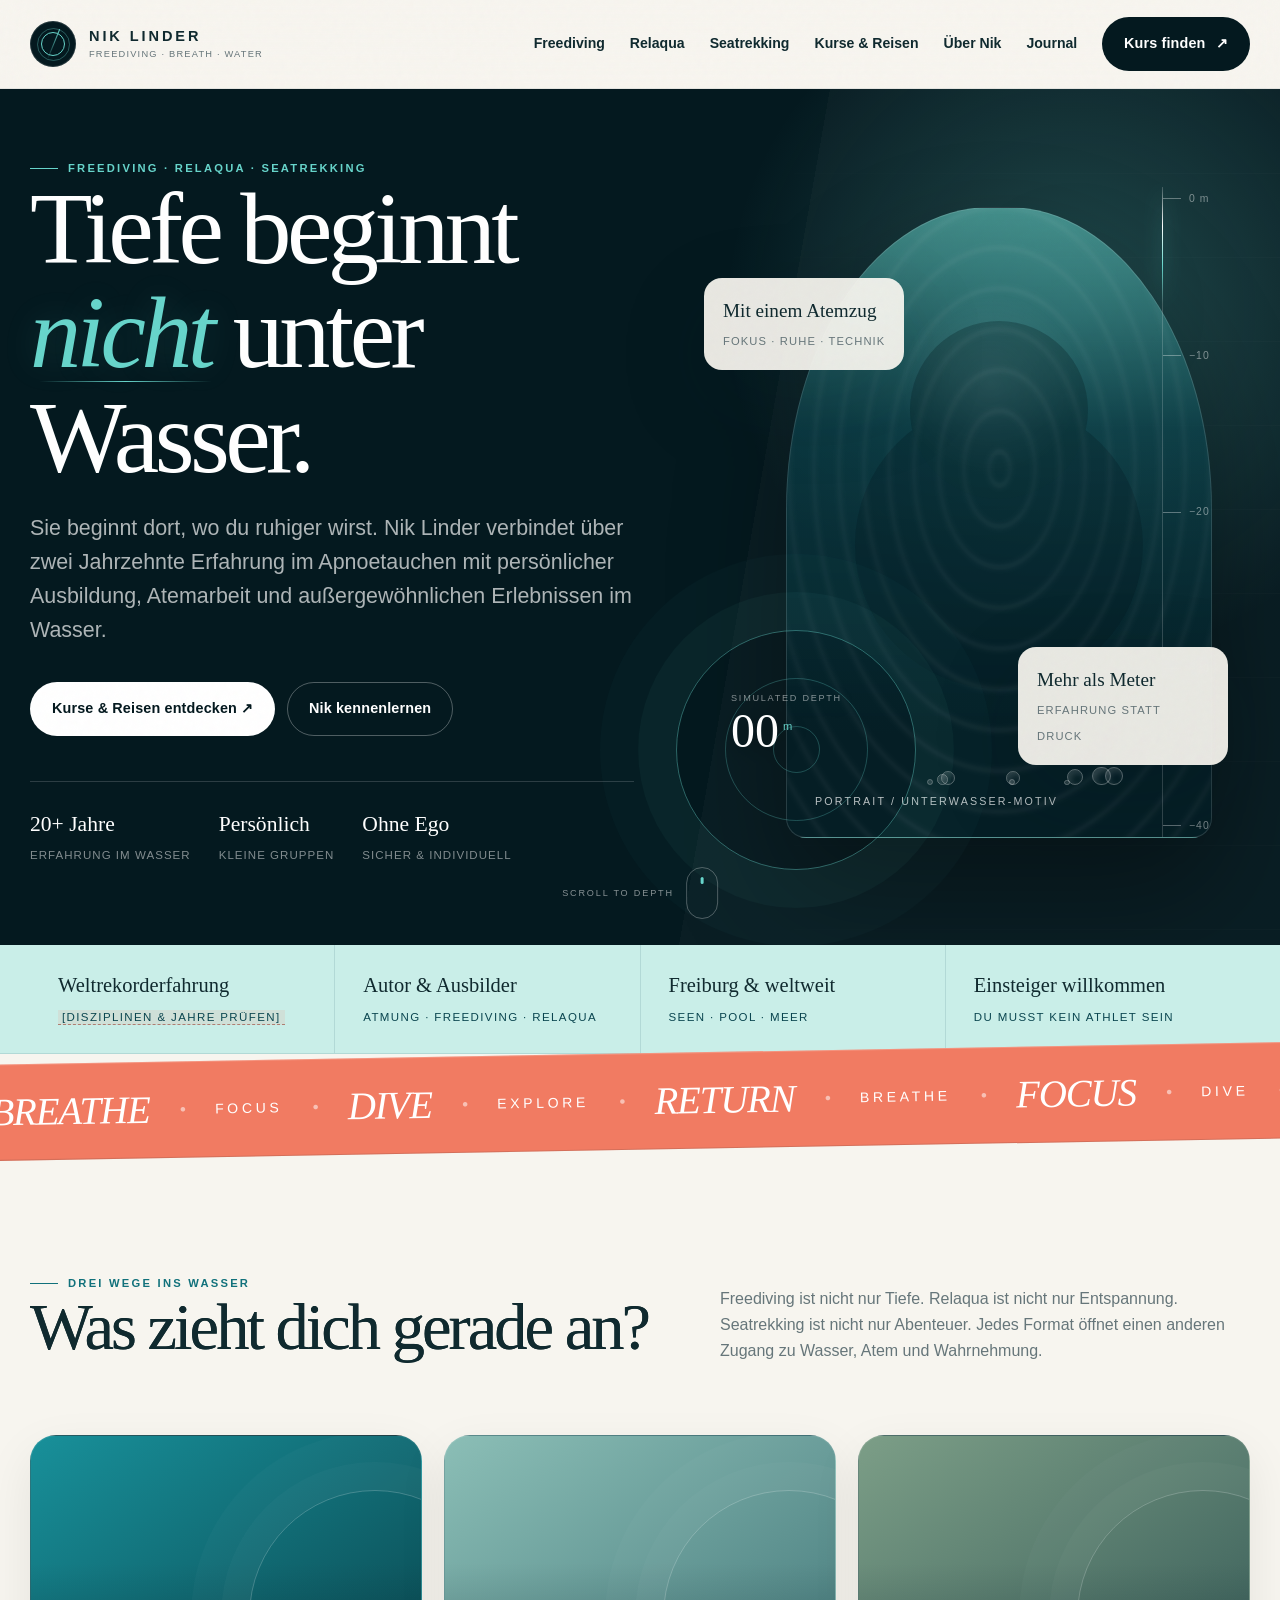
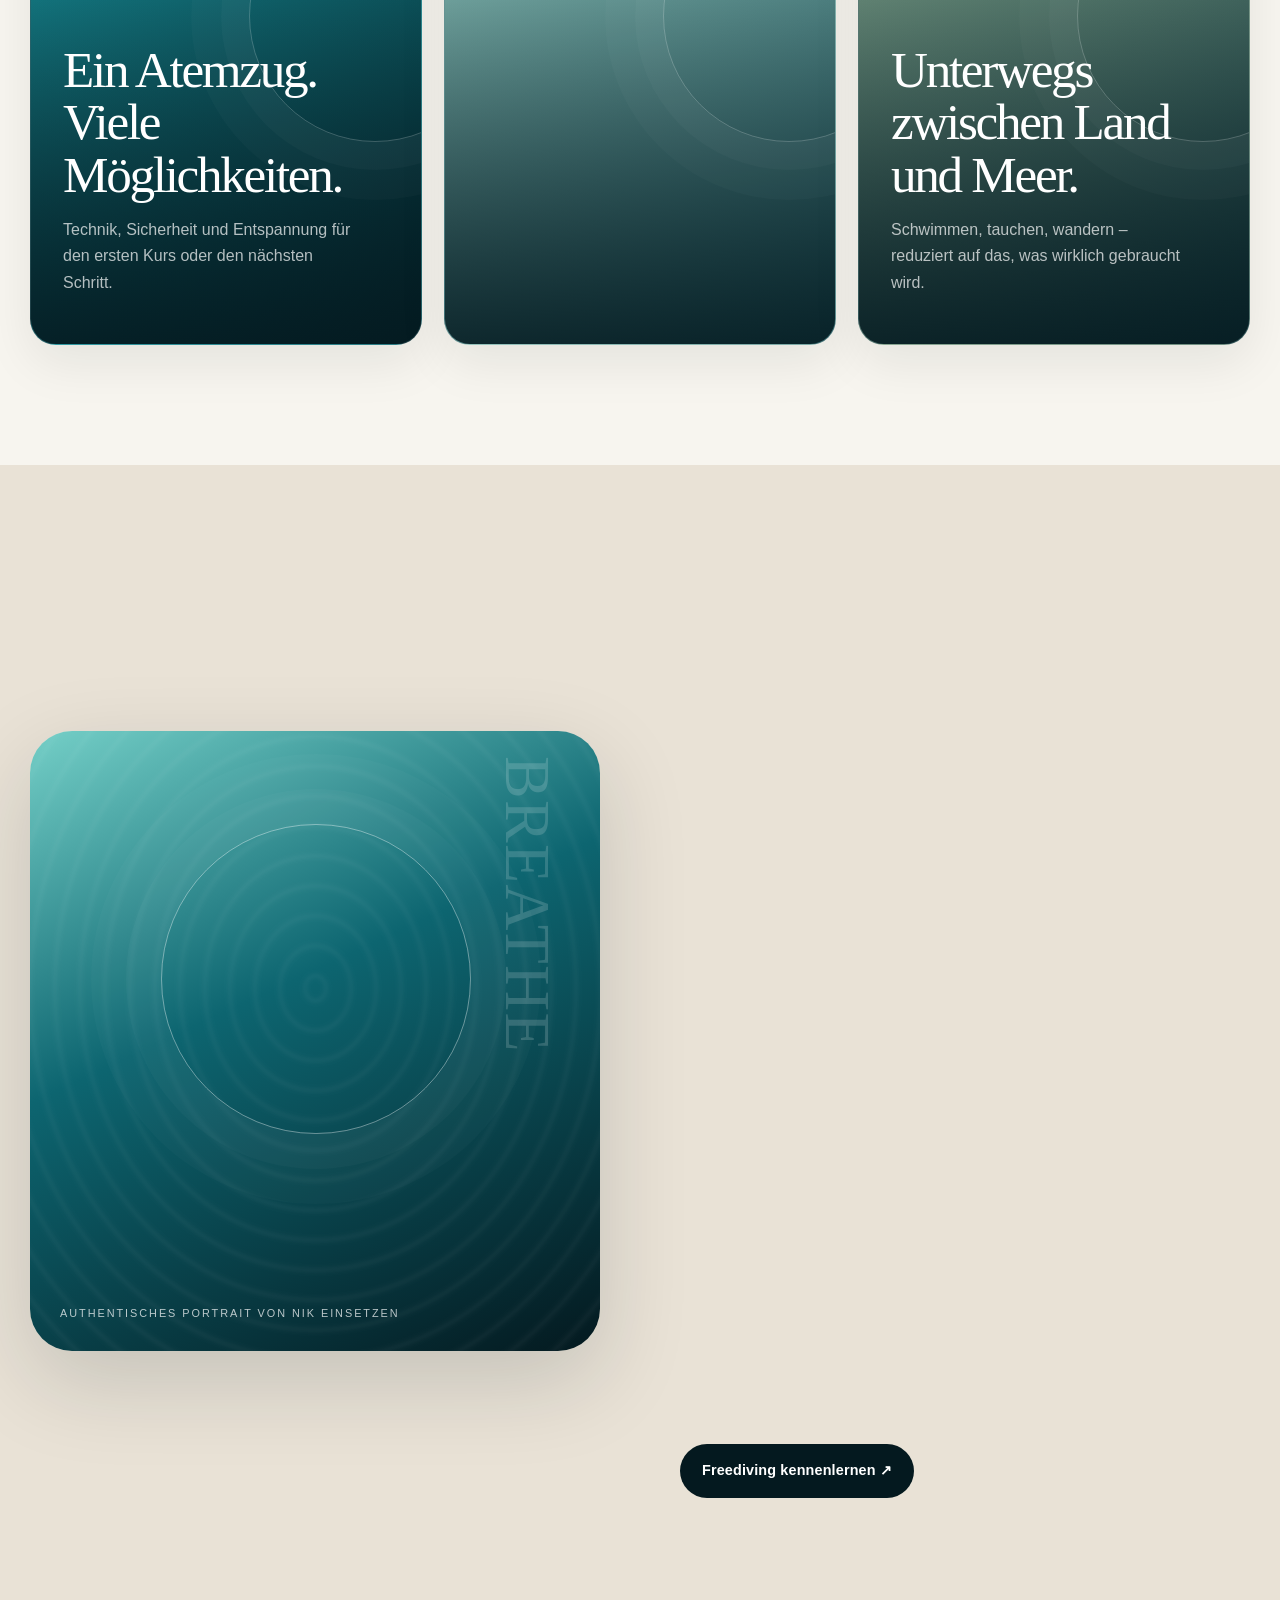
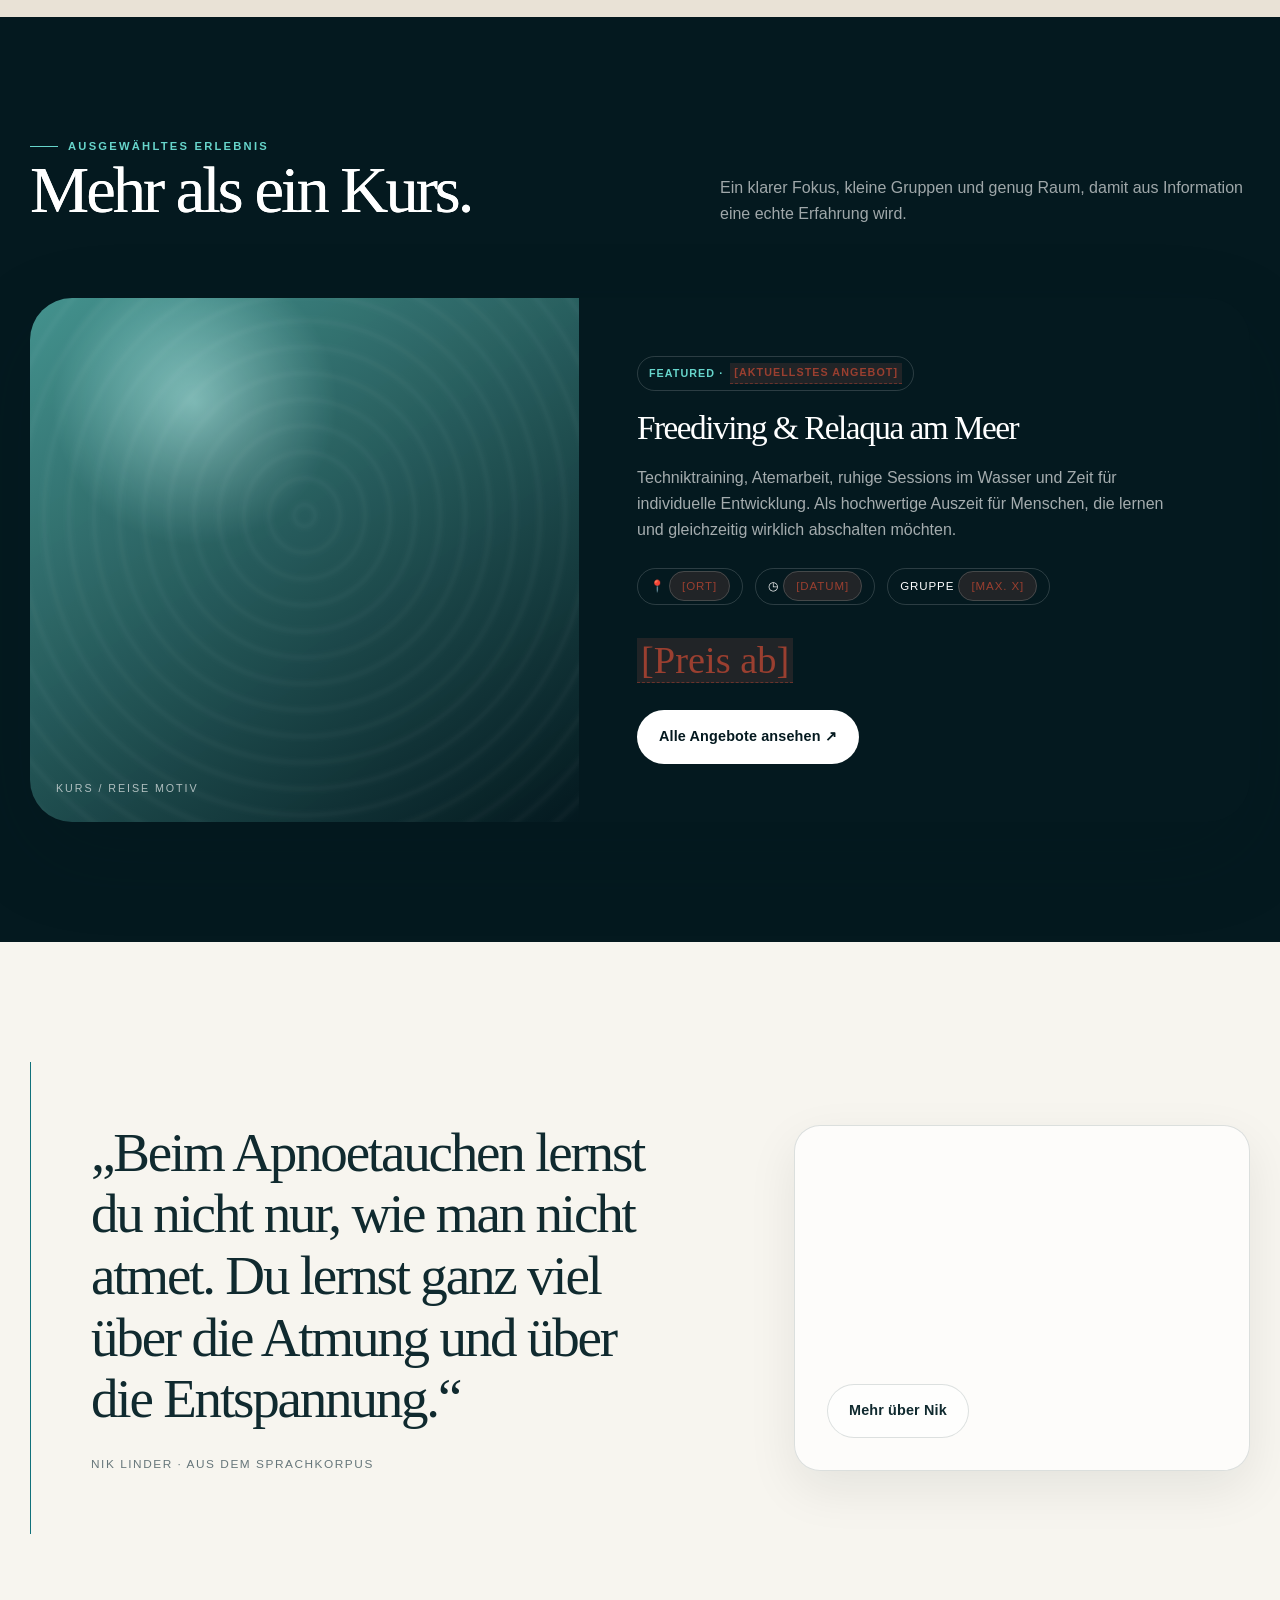
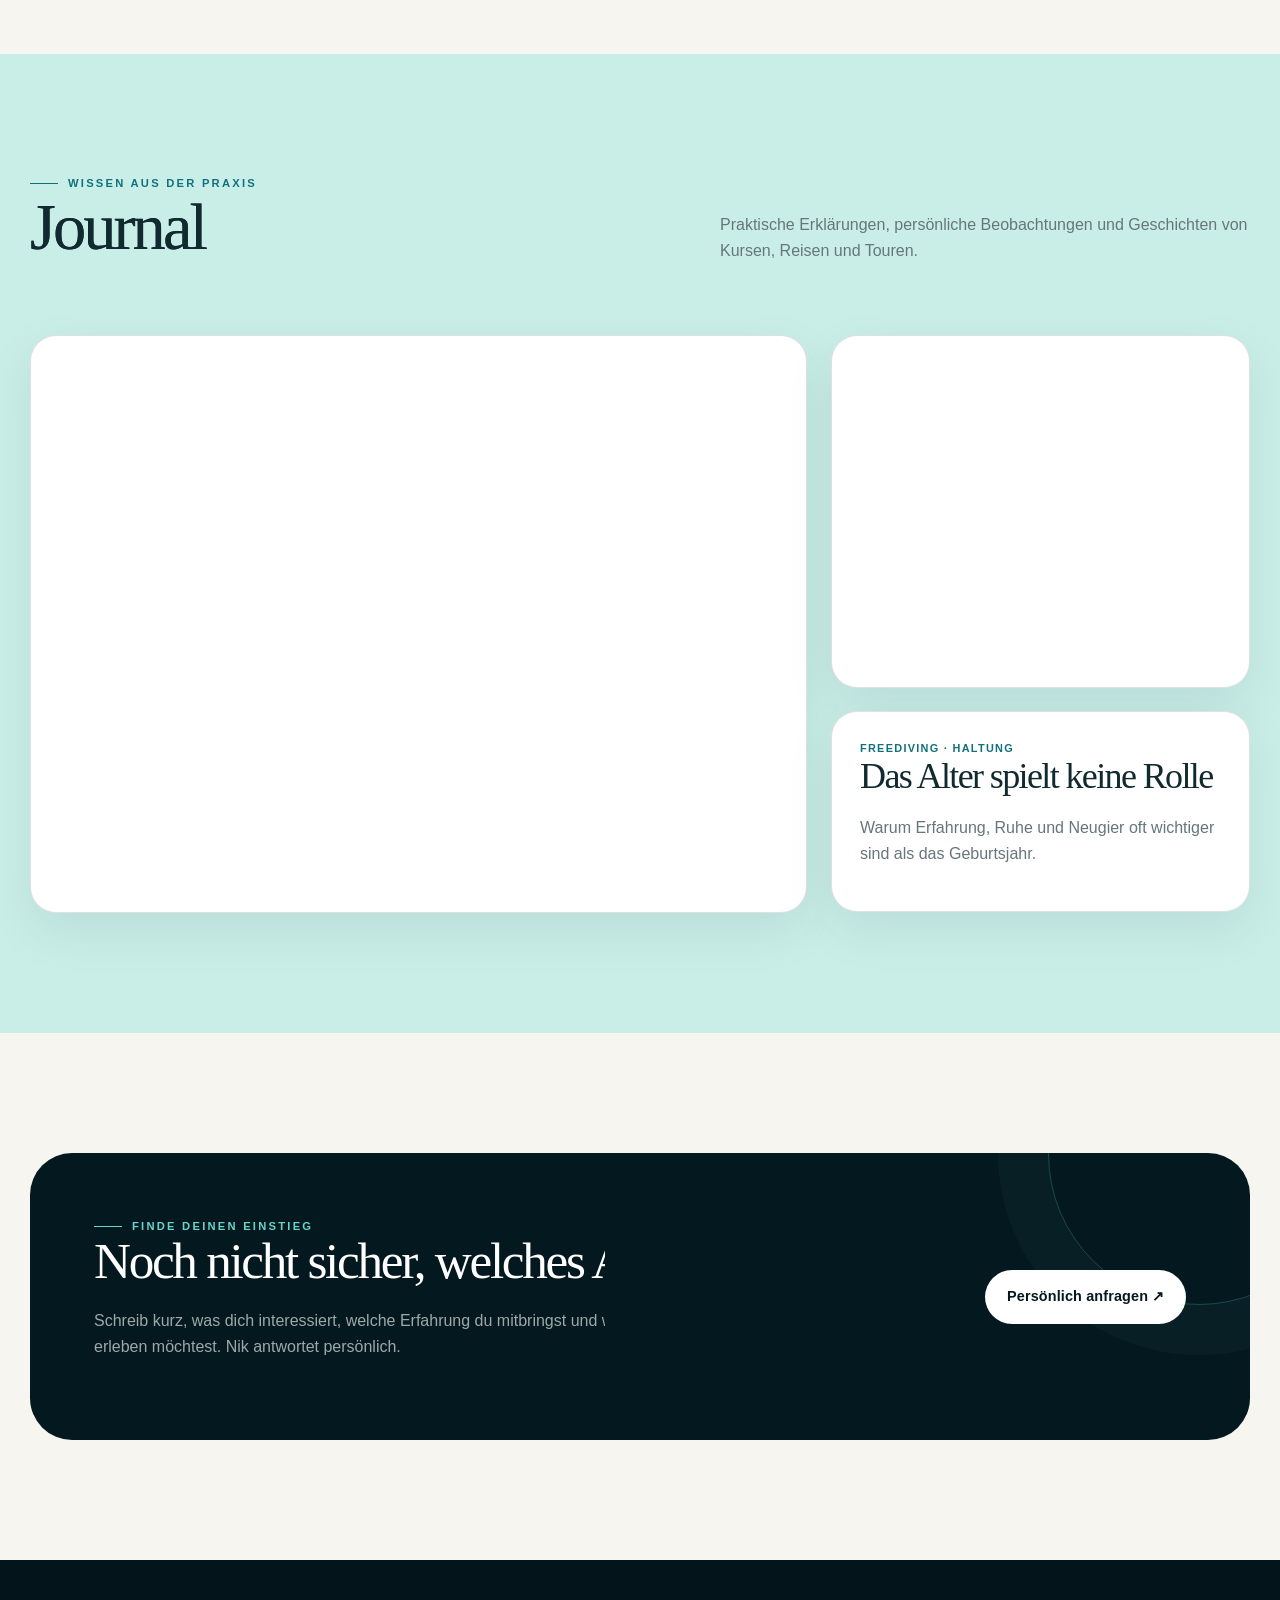
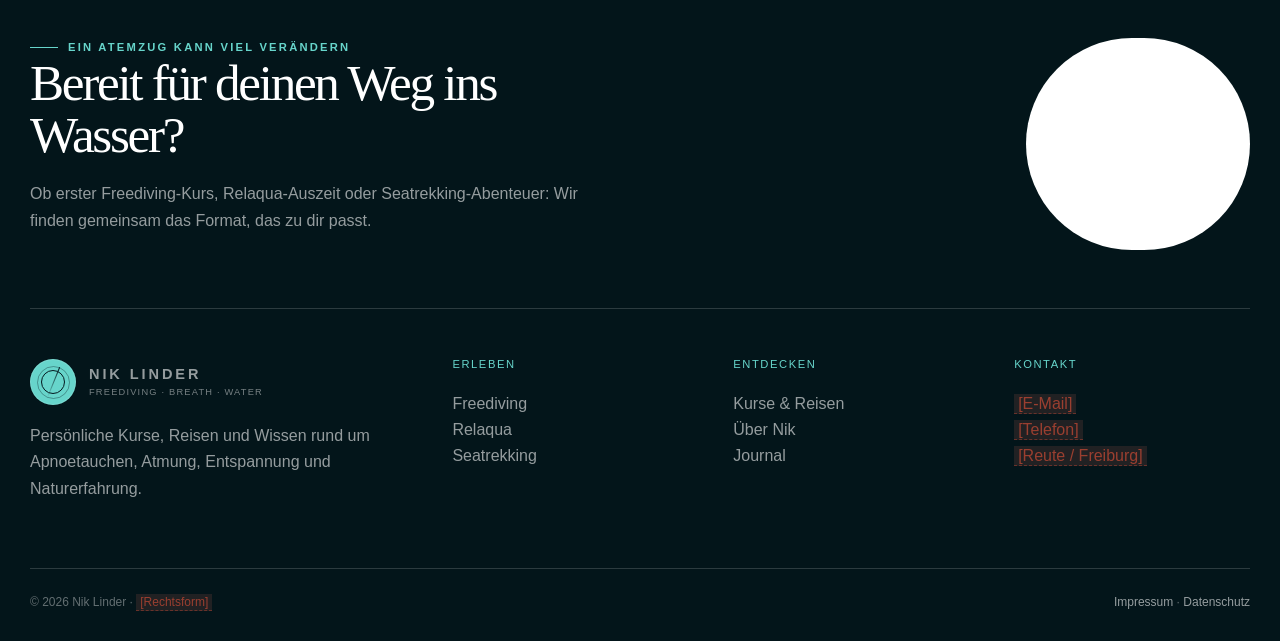
<file: index.html>
<!doctype html><html lang="de"><head><meta charset="utf-8"><script>document.documentElement.classList.add('js')</script><meta name="viewport" content="width=device-width,initial-scale=1"><title>Nik Linder | Freediving, Atmung & Wassererfahrung</title><meta name="description" content="Premium Freediving-Kurse, Relaqua, Seatrekking und persönliche Ausbildung mit Nik Linder."><meta property="og:title" content="Nik Linder | Freediving, Atmung & Wassererfahrung"><meta property="og:description" content="Premium Freediving-Kurse, Relaqua, Seatrekking und persönliche Ausbildung mit Nik Linder."><meta property="og:image" content="assets/img/og-placeholder.svg"><meta name="theme-color" content="#04191f"><link rel="icon" href="assets/img/favicon.svg" type="image/svg+xml"><link rel="stylesheet" href="assets/css/style.css"></head><body><a class="skip" href="#main">Zum Inhalt</a><header class="site-header"><div class="wrap nav"><a class="brand" href="index.html" aria-label="Nik Linder Startseite"><span class="brand-symbol"><i></i></span><span class="wordmark"><strong>NIK LINDER</strong><small>Freediving · Breath · Water</small></span></a><button class="menu-btn" aria-label="Menü öffnen" aria-expanded="false">☰</button><nav class="nav-links" aria-label="Hauptnavigation"><a href="freediving.html">Freediving</a><a href="relaqua.html">Relaqua</a><a href="seatrekking.html">Seatrekking</a><a href="angebote.html">Kurse & Reisen</a><a href="ueber-nik.html">Über Nik</a><a href="blog.html">Journal</a><a class="nav-cta" href="kontakt.html">Kurs finden <span>↗</span></a></nav></div></header><main id="main">
<section class="hero"><div class="wrap hero-grid"><div class="hero-copy reveal"><div class="eyebrow on-dark">Freediving · Relaqua · Seatrekking</div><h1>Tiefe beginnt <em>nicht</em> unter Wasser.</h1><p class="lead">Sie beginnt dort, wo du ruhiger wirst. Nik Linder verbindet über zwei Jahrzehnte Erfahrung im Apnoetauchen mit persönlicher Ausbildung, Atemarbeit und außergewöhnlichen Erlebnissen im Wasser.</p><div class="hero-actions"><a class="btn btn-light" href="angebote.html">Kurse & Reisen entdecken ↗</a><a class="btn btn-secondary" style="color:#fff;border-color:rgba(255,255,255,.3);background:transparent" href="ueber-nik.html">Nik kennenlernen</a></div><div class="hero-proof"><div><strong>20+ Jahre</strong><span>Erfahrung im Wasser</span></div><div><strong>Persönlich</strong><span>Kleine Gruppen</span></div><div><strong>Ohne Ego</strong><span>Sicher & individuell</span></div></div></div><div class="depth-visual reveal"><div class="portrait-frame"></div><div class="depth-scale"><span>0 m</span><span>−10</span><span>−20</span><span>−30</span><span>−40</span></div><div class="orbit-card one"><strong>Mit einem Atemzug</strong><span>Fokus · Ruhe · Technik</span></div><div class="orbit-card two"><strong>Mehr als Meter</strong><span>Erfahrung statt Druck</span></div><span class="breath-ring"></span><div class="depth-readout" aria-hidden="true"><small>SIMULATED DEPTH</small><strong><span data-depth-number>00</span><sup>m</sup></strong></div></div></div><a class="scroll-cue" href="#paths" aria-label="Zu den Themen scrollen"><span>Scroll to depth</span><i></i></a></section>
<section class="proof-rail"><div class="wrap"><div class="proof-item"><strong>Weltrekorderfahrung</strong><span><span class="placeholder">[Disziplinen & Jahre prüfen]</span></span></div><div class="proof-item"><strong>Autor & Ausbilder</strong><span>Atmung · Freediving · Relaqua</span></div><div class="proof-item"><strong>Freiburg & weltweit</strong><span>Seen · Pool · Meer</span></div><div class="proof-item"><strong>Einsteiger willkommen</strong><span>Du musst kein Athlet sein</span></div></div></section>
<section class="kinetic-rail" aria-label="Markenwerte"><div class="kinetic-track"><span>BREATHE</span><i>·</i><span>FOCUS</span><i>·</i><span>DIVE</span><i>·</i><span>EXPLORE</span><i>·</i><span>RETURN</span><i>·</i><span>BREATHE</span><i>·</i><span>FOCUS</span><i>·</i><span>DIVE</span><i>·</i><span>EXPLORE</span><i>·</i><span>RETURN</span><i>·</i></div></section>
<section class="section" id="paths"><div class="wrap"><div class="section-head reveal"><div><div class="eyebrow">Drei Wege ins Wasser</div><h2>Was zieht dich gerade an?</h2></div><p>Freediving ist nicht nur Tiefe. Relaqua ist nicht nur Entspannung. Seatrekking ist nicht nur Abenteuer. Jedes Format öffnet einen anderen Zugang zu Wasser, Atem und Wahrnehmung.</p></div><div class="grid-3"><a class="path-card freedom reveal" href="freediving.html"><div class="card-index"><span>01 / Freediving</span><span class="circle-arrow">↗</span></div><div><h3>Ein Atemzug.<br>Viele Möglichkeiten.</h3><p>Technik, Sicherheit und Entspannung für den ersten Kurs oder den nächsten Schritt.</p></div></a><a class="path-card relaqua reveal" href="relaqua.html"><div class="card-index"><span>02 / Relaqua</span><span class="circle-arrow">↗</span></div><div><h3>Wasser, das nichts von dir verlangt.</h3><p>Atmung, Floating und Entspannung ohne Strecken, Zeiten oder Leistungsdruck.</p></div></a><a class="path-card trekking reveal" href="seatrekking.html"><div class="card-index"><span>03 / Seatrekking</span><span class="circle-arrow">↗</span></div><div><h3>Unterwegs zwischen Land und Meer.</h3><p>Schwimmen, tauchen, wandern – reduziert auf das, was wirklich gebraucht wird.</p></div></a></div></div></section>
<section class="section sand"><div class="wrap split"><div class="image-stage reveal" data-label="Authentisches Portrait von Nik einsetzen"><span class="vertical-word">BREATHE</span></div><div class="reveal"><div class="eyebrow">Ein Einstieg ohne Schwellenangst</div><h2>Du kannst wahrscheinlich mehr, als du glaubst.</h2><p class="lead">„Ich bin zu alt. Zu unsportlich. Ich kann die Luft nicht lange genug anhalten.“ Solche Sätze hört Nik oft vor einem Kurs.</p><p>Freediving beginnt nicht mit Rekorden. Es beginnt mit einem sicheren Rahmen, verständlicher Technik und dem Moment, in dem du merkst: Vieles ist bereits da. Atmung, Tauchreflex, Körpergefühl und Ruhe lassen sich entdecken und entwickeln.</p><div class="value-list"><div class="value-row"><span>01</span><div><strong>Sicher verstehen</strong><p>Warum wir nie allein trainieren und wie ein gutes Buddysystem funktioniert.</p></div></div><div class="value-row"><span>02</span><div><strong>Ruhig ausprobieren</strong><p>Ohne Vergleichsdruck und mit Übungen, die zu deinem Niveau passen.</p></div></div><div class="value-row"><span>03</span><div><strong>Eigene Fortschritte erleben</strong><p>Nicht gegen den Körper, sondern mit besserer Wahrnehmung und Technik.</p></div></div></div><a class="btn btn-primary" href="freediving.html">Freediving kennenlernen ↗</a></div></div></section>
<section class="section dark"><div class="wrap"><div class="section-head reveal"><div><div class="eyebrow on-dark">Ausgewähltes Erlebnis</div><h2>Mehr als ein Kurs.</h2></div><p>Ein klarer Fokus, kleine Gruppen und genug Raum, damit aus Information eine echte Erfahrung wird.</p></div><div class="offer-highlight reveal"><div class="offer-visual"></div><div class="offer-content"><span class="tag">Featured · <span class="placeholder">[Aktuellstes Angebot]</span></span><h3>Freediving & Relaqua am Meer</h3><p>Techniktraining, Atemarbeit, ruhige Sessions im Wasser und Zeit für individuelle Entwicklung. Als hochwertige Auszeit für Menschen, die lernen und gleichzeitig wirklich abschalten möchten.</p><div class="meta"><span>📍 <span class="placeholder">[Ort]</span></span><span>◷ <span class="placeholder">[Datum]</span></span><span>Gruppe <span class="placeholder">[max. X]</span></span></div><div class="price"><span class="placeholder">[Preis ab]</span></div><a class="btn btn-light" href="angebote.html">Alle Angebote ansehen ↗</a></div></div></div></section>
<section class="section"><div class="wrap split wide-left"><div class="quote-block reveal"><blockquote>„Beim Apnoetauchen lernst du nicht nur, wie man nicht atmet. Du lernst ganz viel über die Atmung und über die Entspannung.“</blockquote><cite>Nik Linder · aus dem Sprachkorpus</cite></div><div class="card reveal"><span class="tag">Die Haltung dahinter</span><h3>Ruhig. Klar. Undogmatisch.</h3><p>Methoden sind Werkzeuge, keine Religion. Gute Ausbildung erklärt Zusammenhänge, nimmt Unsicherheit ernst und lässt Raum für die eigene Wahrnehmung.</p><a class="btn btn-secondary" href="ueber-nik.html">Mehr über Nik</a></div></div></section>
<section class="section mint"><div class="wrap"><div class="section-head reveal"><div><div class="eyebrow">Wissen aus der Praxis</div><h2>Journal</h2></div><p>Praktische Erklärungen, persönliche Beobachtungen und Geschichten von Kursen, Reisen und Touren.</p></div><div class="article-grid"><a class="article-feature reveal" href="blog/druckausgleich.html"><div class="article-image" data-label="Freediving / Equalization"></div><div class="article-copy"><div class="article-meta">Freediving · Technik</div><h3>Warum funktioniert mein Druckausgleich nicht?</h3><p>Valsalva, Frenzel und die besondere Herausforderung der Kopfüber-Position.</p></div></a><div class="article-stack"><a class="article-card reveal" href="blog.html"><div class="article-image" data-label="Seatrekking / Cres"></div><div class="article-copy"><div class="article-meta">Seatrekking</div><h3>Das Spiel mit den Sinnen</h3></div></a><a class="article-card reveal" href="blog.html"><div class="article-copy"><div class="article-meta">Freediving · Haltung</div><h3>Das Alter spielt keine Rolle</h3><p>Warum Erfahrung, Ruhe und Neugier oft wichtiger sind als das Geburtsjahr.</p></div></a></div></div></div></section>
<section class="section"><div class="wrap band reveal"><div><div class="eyebrow on-dark">Finde deinen Einstieg</div><h2>Noch nicht sicher, welches Angebot passt?</h2><p>Schreib kurz, was dich interessiert, welche Erfahrung du mitbringst und was du gern erleben möchtest. Nik antwortet persönlich.</p></div><a class="btn btn-light" href="kontakt.html">Persönlich anfragen ↗</a></div></section>
</main><footer class="footer"><div class="wrap"><div class="footer-top"><div class="footer-statement"><div class="eyebrow on-dark">Ein Atemzug kann viel verändern</div><h2>Bereit für deinen Weg ins Wasser?</h2><p>Ob erster Freediving-Kurs, Relaqua-Auszeit oder Seatrekking-Abenteuer: Wir finden gemeinsam das Format, das zu dir passt.</p></div><a class="btn btn-light" href="kontakt.html">Unverbindlich anfragen ↗</a></div><div class="footer-grid"><div><a class="brand" href="index.html"><span class="brand-symbol"><i></i></span><span class="wordmark"><strong>NIK LINDER</strong><small>Freediving · Breath · Water</small></span></a><p>Persönliche Kurse, Reisen und Wissen rund um Apnoetauchen, Atmung, Entspannung und Naturerfahrung.</p></div><div><h3>Erleben</h3><p><a href="freediving.html">Freediving</a><br><a href="relaqua.html">Relaqua</a><br><a href="seatrekking.html">Seatrekking</a></p></div><div><h3>Entdecken</h3><p><a href="angebote.html">Kurse & Reisen</a><br><a href="ueber-nik.html">Über Nik</a><br><a href="blog.html">Journal</a></p></div><div><h3>Kontakt</h3><p><span class="placeholder">[E-Mail]</span><br><span class="placeholder">[Telefon]</span><br><span class="placeholder">[Reute / Freiburg]</span></p></div></div><div class="legal"><span>© 2026 Nik Linder · <span class="placeholder">[Rechtsform]</span></span><span><a href="impressum.html">Impressum</a> · <a href="datenschutz.html">Datenschutz</a></span></div></div></footer><script src="assets/js/main.js?v=20260717-2"></script></body></html>
</file>
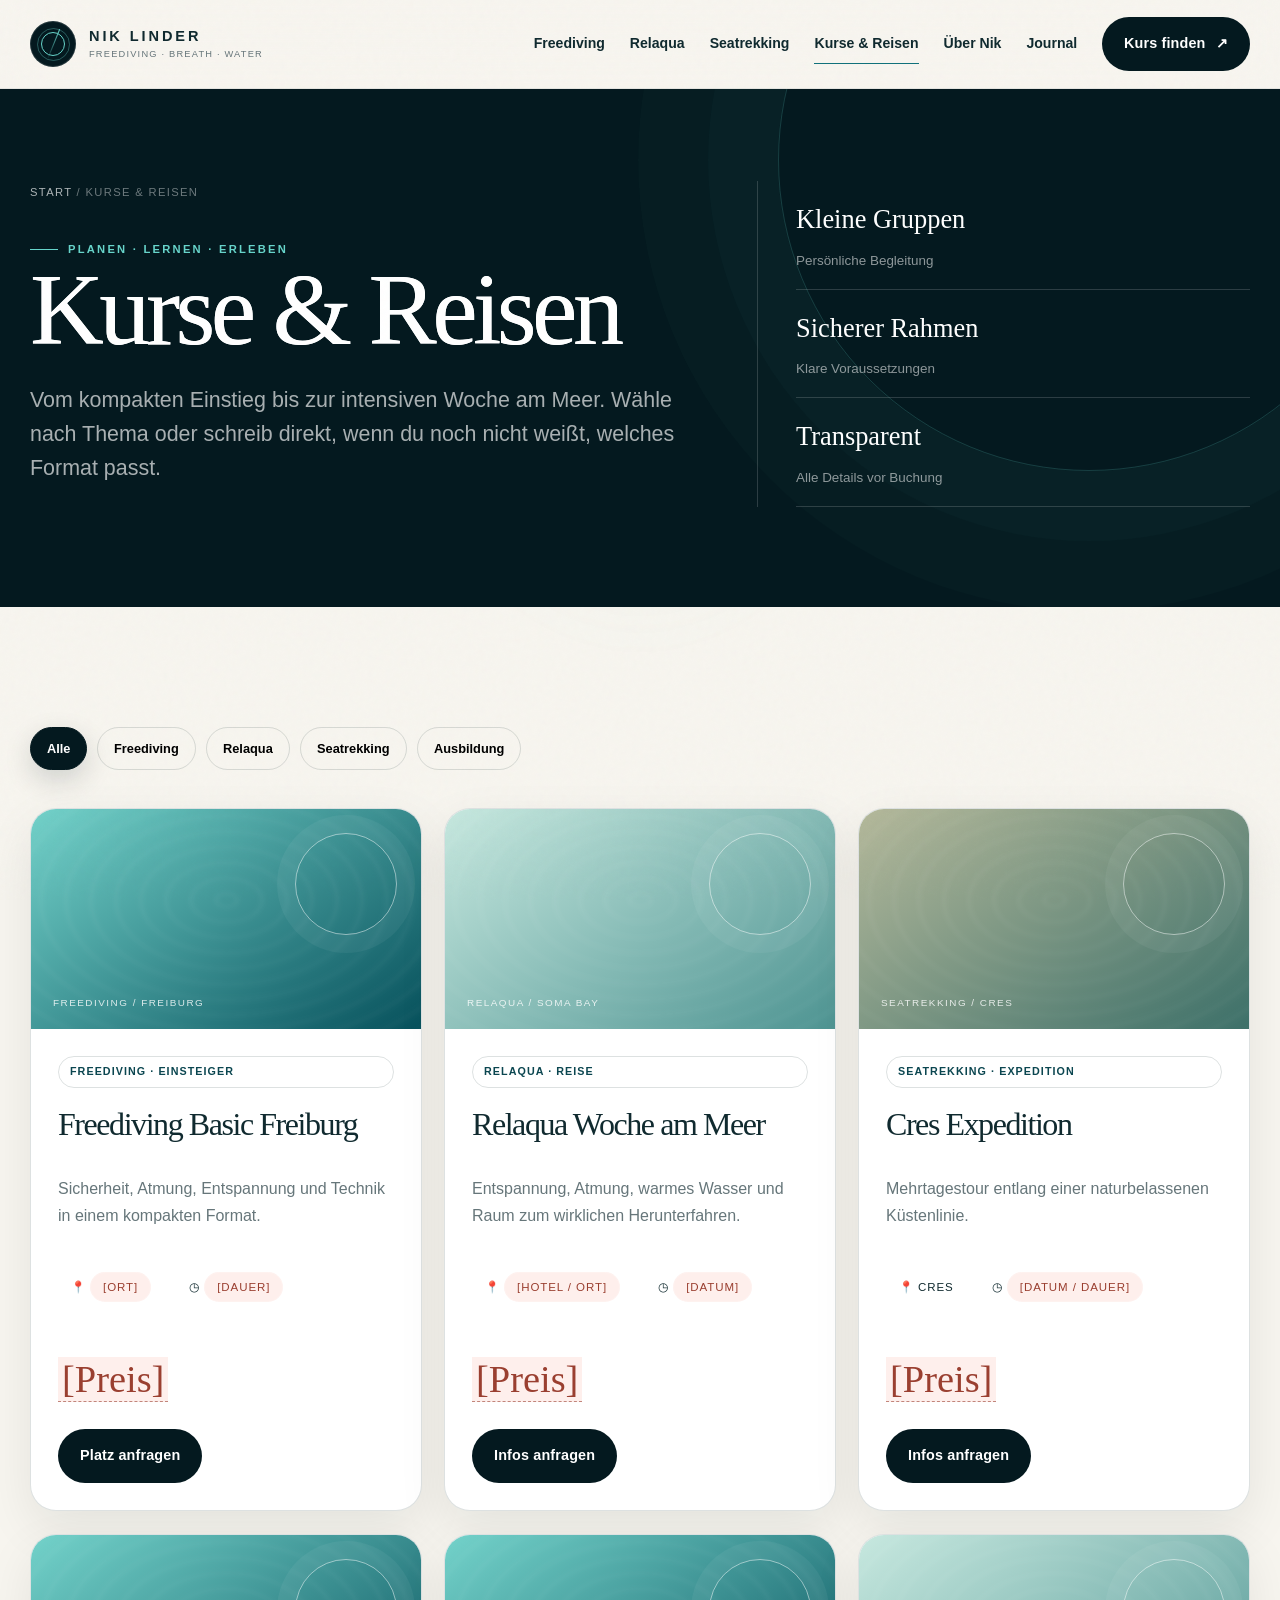
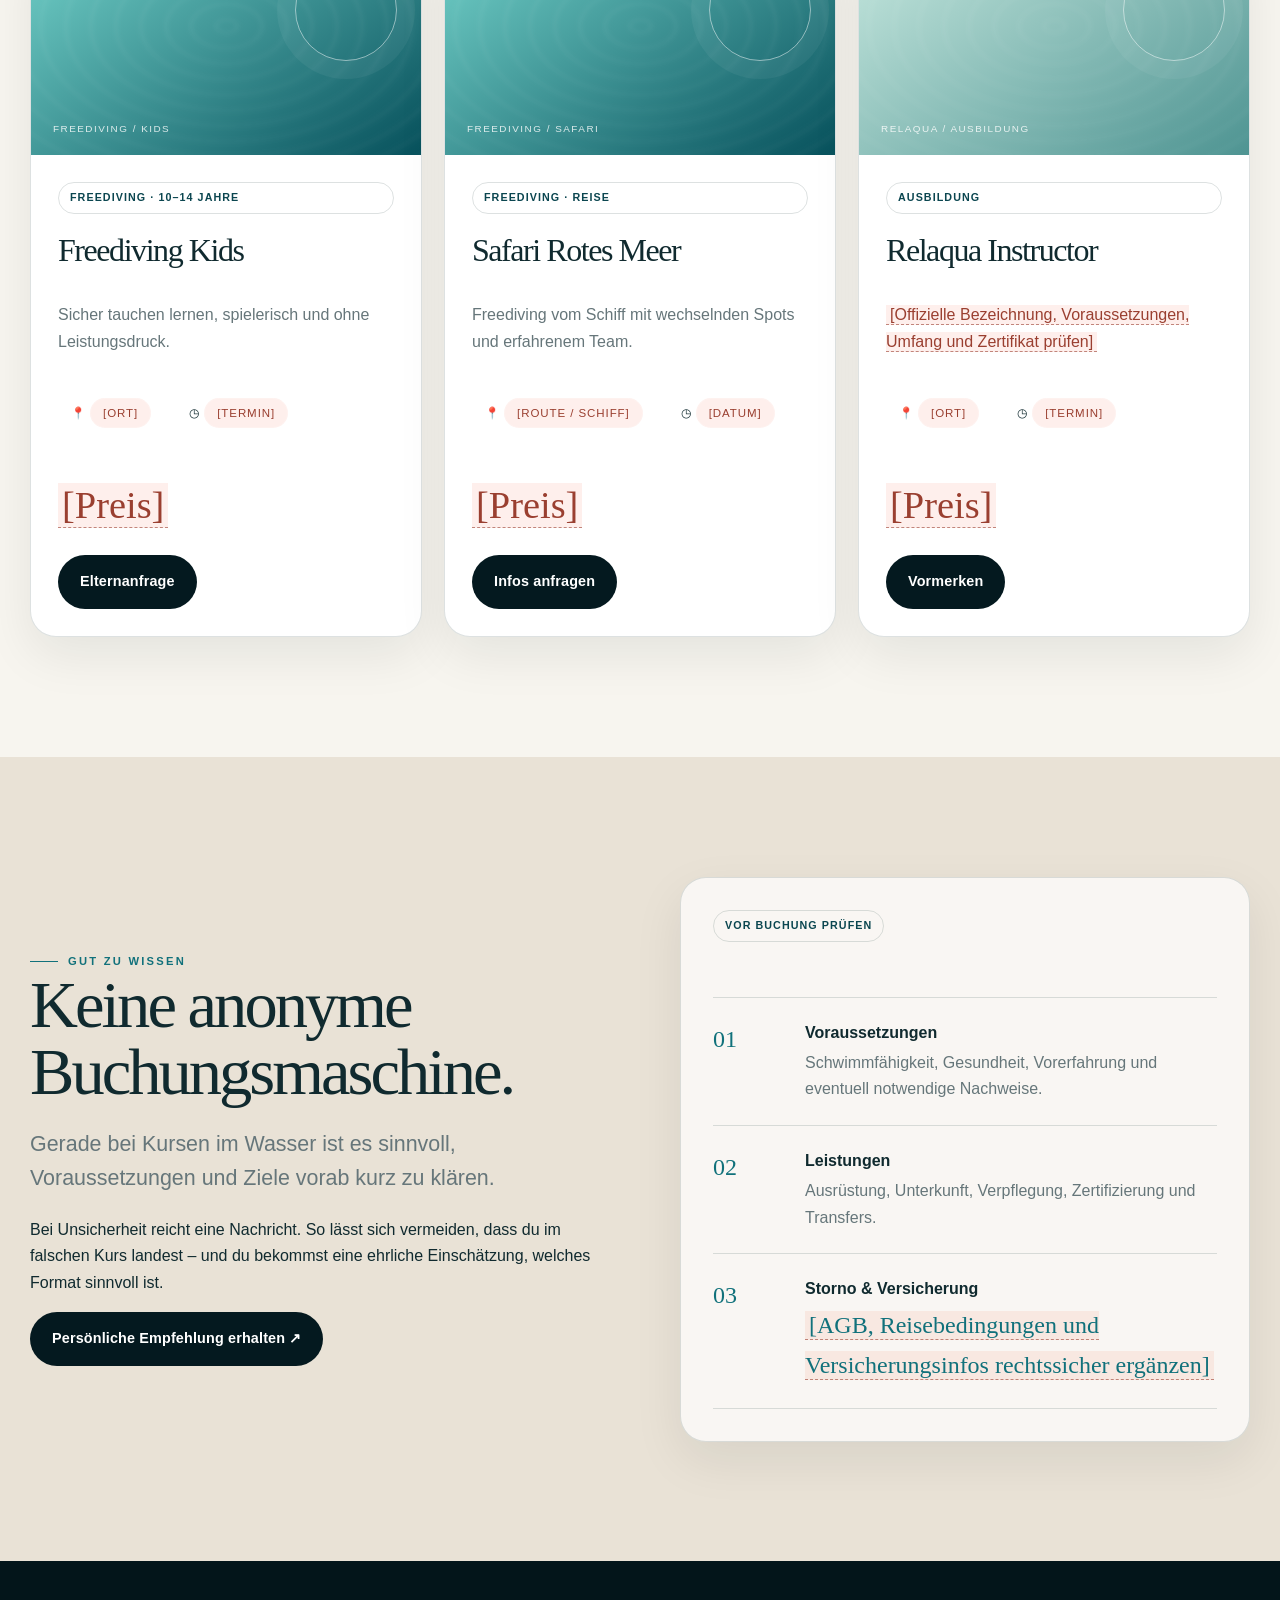
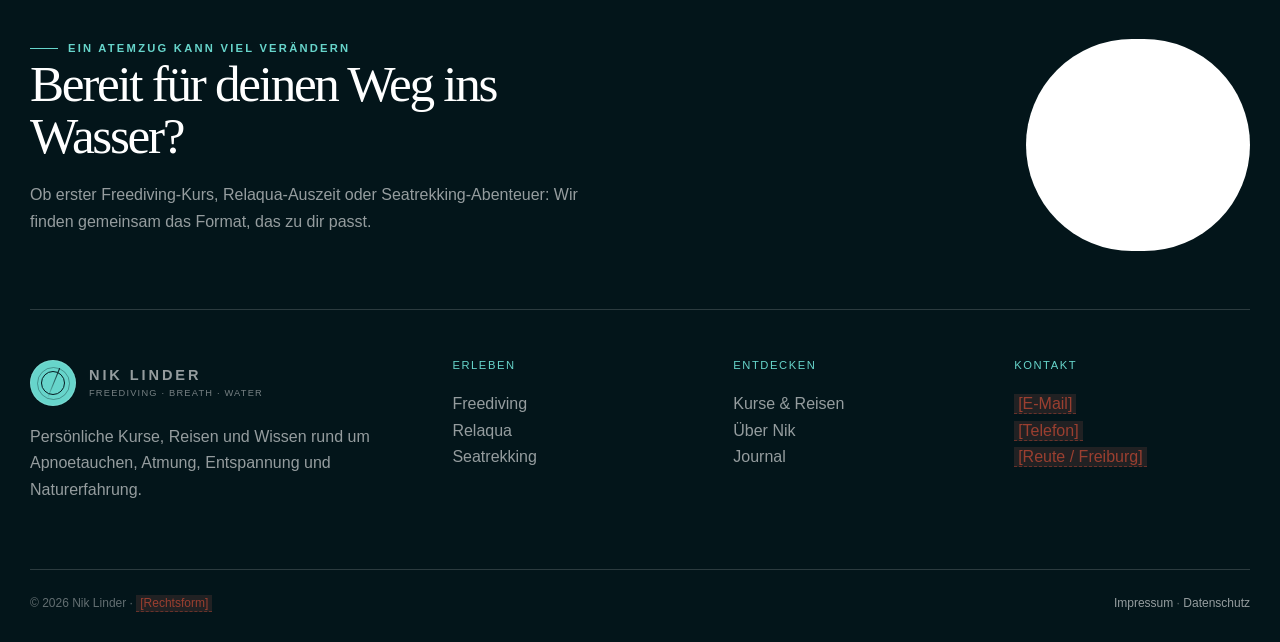
<file: angebote.html>
<!doctype html><html lang="de"><head><meta charset="utf-8"><meta name="viewport" content="width=device-width,initial-scale=1"><title>Kurse & Reisen mit Nik Linder</title><meta name="description" content="Aktuelle Freediving-Kurse, Relaqua-Angebote, Seatrekking-Touren und Reisen mit Nik Linder."><meta property="og:title" content="Kurse & Reisen mit Nik Linder"><meta property="og:description" content="Aktuelle Freediving-Kurse, Relaqua-Angebote, Seatrekking-Touren und Reisen mit Nik Linder."><meta property="og:image" content="assets/img/og-placeholder.svg"><meta name="theme-color" content="#04191f"><link rel="stylesheet" href="assets/css/style.css"></head><body><a class="skip" href="#main">Zum Inhalt</a><header class="site-header"><div class="wrap nav"><a class="brand" href="index.html" aria-label="Nik Linder Startseite"><span class="brand-symbol"><i></i></span><span class="wordmark"><strong>NIK LINDER</strong><small>Freediving · Breath · Water</small></span></a><button class="menu-btn" aria-label="Menü öffnen" aria-expanded="false">☰</button><nav class="nav-links" aria-label="Hauptnavigation"><a href="freediving.html">Freediving</a><a href="relaqua.html">Relaqua</a><a href="seatrekking.html">Seatrekking</a><a href="angebote.html" aria-current="page">Kurse & Reisen</a><a href="ueber-nik.html">Über Nik</a><a href="blog.html">Journal</a><a class="nav-cta" href="kontakt.html">Kurs finden <span>↗</span></a></nav></div></header><main id="main"><section class="page-hero"><div class="wrap page-hero-grid"><div><div class="breadcrumbs"><a href="index.html">Start</a> / Kurse & Reisen</div><div class="eyebrow on-dark">Planen · Lernen · Erleben</div><h1>Kurse & Reisen</h1><p class="lead">Vom kompakten Einstieg bis zur intensiven Woche am Meer. Wähle nach Thema oder schreib direkt, wenn du noch nicht weißt, welches Format passt.</p></div><aside class="page-aside"><div class="aside-row"><strong>Kleine Gruppen</strong><p>Persönliche Begleitung</p></div><div class="aside-row"><strong>Sicherer Rahmen</strong><p>Klare Voraussetzungen</p></div><div class="aside-row"><strong>Transparent</strong><p>Alle Details vor Buchung</p></div></aside></div></section>
<section class="section"><div class="wrap"><div class="filterbar" aria-label="Angebote filtern"><button class="active" data-filter="all">Alle</button><button data-filter="freediving">Freediving</button><button data-filter="relaqua">Relaqua</button><button data-filter="trekking">Seatrekking</button><button data-filter="ausbildung">Ausbildung</button></div><div class="course-grid">
<article class="course-card reveal" data-category="freediving" data-theme="freediving"><div class="course-image" data-label="FREEDIVING / FREIBURG"></div><div class="course-body"><span class="tag">Freediving · Einsteiger</span><h3>Freediving Basic Freiburg</h3><p>Sicherheit, Atmung, Entspannung und Technik in einem kompakten Format.</p><div class="meta"><span>📍 <span class="placeholder">[Ort]</span></span><span>◷ <span class="placeholder">[Dauer]</span></span></div><div class="price"><span class="placeholder">[Preis]</span></div><a class="btn btn-primary" href="kontakt.html">Platz anfragen</a></div></article>
<article class="course-card reveal" data-category="relaqua" data-theme="relaqua"><div class="course-image" data-label="RELAQUA / SOMA BAY"></div><div class="course-body"><span class="tag">Relaqua · Reise</span><h3>Relaqua Woche am Meer</h3><p>Entspannung, Atmung, warmes Wasser und Raum zum wirklichen Herunterfahren.</p><div class="meta"><span>📍 <span class="placeholder">[Hotel / Ort]</span></span><span>◷ <span class="placeholder">[Datum]</span></span></div><div class="price"><span class="placeholder">[Preis]</span></div><a class="btn btn-primary" href="kontakt.html">Infos anfragen</a></div></article>
<article class="course-card reveal" data-category="trekking" data-theme="trekking"><div class="course-image" data-label="SEATREKKING / CRES"></div><div class="course-body"><span class="tag">Seatrekking · Expedition</span><h3>Cres Expedition</h3><p>Mehrtagestour entlang einer naturbelassenen Küstenlinie.</p><div class="meta"><span>📍 Cres</span><span>◷ <span class="placeholder">[Datum / Dauer]</span></span></div><div class="price"><span class="placeholder">[Preis]</span></div><a class="btn btn-primary" href="kontakt.html">Infos anfragen</a></div></article>
<article class="course-card reveal" data-category="freediving" data-theme="freediving"><div class="course-image" data-label="FREEDIVING / KIDS"></div><div class="course-body"><span class="tag">Freediving · 10–14 Jahre</span><h3>Freediving Kids</h3><p>Sicher tauchen lernen, spielerisch und ohne Leistungsdruck.</p><div class="meta"><span>📍 <span class="placeholder">[Ort]</span></span><span>◷ <span class="placeholder">[Termin]</span></span></div><div class="price"><span class="placeholder">[Preis]</span></div><a class="btn btn-primary" href="kontakt.html">Elternanfrage</a></div></article>
<article class="course-card reveal" data-category="freediving" data-theme="freediving"><div class="course-image" data-label="FREEDIVING / SAFARI"></div><div class="course-body"><span class="tag">Freediving · Reise</span><h3>Safari Rotes Meer</h3><p>Freediving vom Schiff mit wechselnden Spots und erfahrenem Team.</p><div class="meta"><span>📍 <span class="placeholder">[Route / Schiff]</span></span><span>◷ <span class="placeholder">[Datum]</span></span></div><div class="price"><span class="placeholder">[Preis]</span></div><a class="btn btn-primary" href="kontakt.html">Infos anfragen</a></div></article>
<article class="course-card reveal" data-category="ausbildung" data-theme="relaqua"><div class="course-image" data-label="RELAQUA / AUSBILDUNG"></div><div class="course-body"><span class="tag">Ausbildung</span><h3>Relaqua Instructor</h3><p><span class="placeholder">[Offizielle Bezeichnung, Voraussetzungen, Umfang und Zertifikat prüfen]</span></p><div class="meta"><span>📍 <span class="placeholder">[Ort]</span></span><span>◷ <span class="placeholder">[Termin]</span></span></div><div class="price"><span class="placeholder">[Preis]</span></div><a class="btn btn-primary" href="kontakt.html">Vormerken</a></div></article>
</div></div></section>
<section class="section sand"><div class="wrap split"><div class="reveal"><div class="eyebrow">Gut zu wissen</div><h2>Keine anonyme Buchungsmaschine.</h2><p class="lead">Gerade bei Kursen im Wasser ist es sinnvoll, Voraussetzungen und Ziele vorab kurz zu klären.</p><p>Bei Unsicherheit reicht eine Nachricht. So lässt sich vermeiden, dass du im falschen Kurs landest – und du bekommst eine ehrliche Einschätzung, welches Format sinnvoll ist.</p><a class="btn btn-primary" href="kontakt.html">Persönliche Empfehlung erhalten ↗</a></div><div class="card reveal"><span class="tag">Vor Buchung prüfen</span><div class="value-list"><div class="value-row"><span>01</span><div><strong>Voraussetzungen</strong><p>Schwimmfähigkeit, Gesundheit, Vorerfahrung und eventuell notwendige Nachweise.</p></div></div><div class="value-row"><span>02</span><div><strong>Leistungen</strong><p>Ausrüstung, Unterkunft, Verpflegung, Zertifizierung und Transfers.</p></div></div><div class="value-row"><span>03</span><div><strong>Storno & Versicherung</strong><p><span class="placeholder">[AGB, Reisebedingungen und Versicherungsinfos rechtssicher ergänzen]</span></p></div></div></div></div></div></section>
</main><footer class="footer"><div class="wrap"><div class="footer-top"><div class="footer-statement"><div class="eyebrow on-dark">Ein Atemzug kann viel verändern</div><h2>Bereit für deinen Weg ins Wasser?</h2><p>Ob erster Freediving-Kurs, Relaqua-Auszeit oder Seatrekking-Abenteuer: Wir finden gemeinsam das Format, das zu dir passt.</p></div><a class="btn btn-light" href="kontakt.html">Unverbindlich anfragen ↗</a></div><div class="footer-grid"><div><a class="brand" href="index.html"><span class="brand-symbol"><i></i></span><span class="wordmark"><strong>NIK LINDER</strong><small>Freediving · Breath · Water</small></span></a><p>Persönliche Kurse, Reisen und Wissen rund um Apnoetauchen, Atmung, Entspannung und Naturerfahrung.</p></div><div><h3>Erleben</h3><p><a href="freediving.html">Freediving</a><br><a href="relaqua.html">Relaqua</a><br><a href="seatrekking.html">Seatrekking</a></p></div><div><h3>Entdecken</h3><p><a href="angebote.html">Kurse & Reisen</a><br><a href="ueber-nik.html">Über Nik</a><br><a href="blog.html">Journal</a></p></div><div><h3>Kontakt</h3><p><span class="placeholder">[E-Mail]</span><br><span class="placeholder">[Telefon]</span><br><span class="placeholder">[Reute / Freiburg]</span></p></div></div><div class="legal"><span>© 2026 Nik Linder · <span class="placeholder">[Rechtsform]</span></span><span><a href="impressum.html">Impressum</a> · <a href="datenschutz.html">Datenschutz</a></span></div></div></footer><script src="assets/js/main.js?v=20260717-2"></script></body></html>
</file>
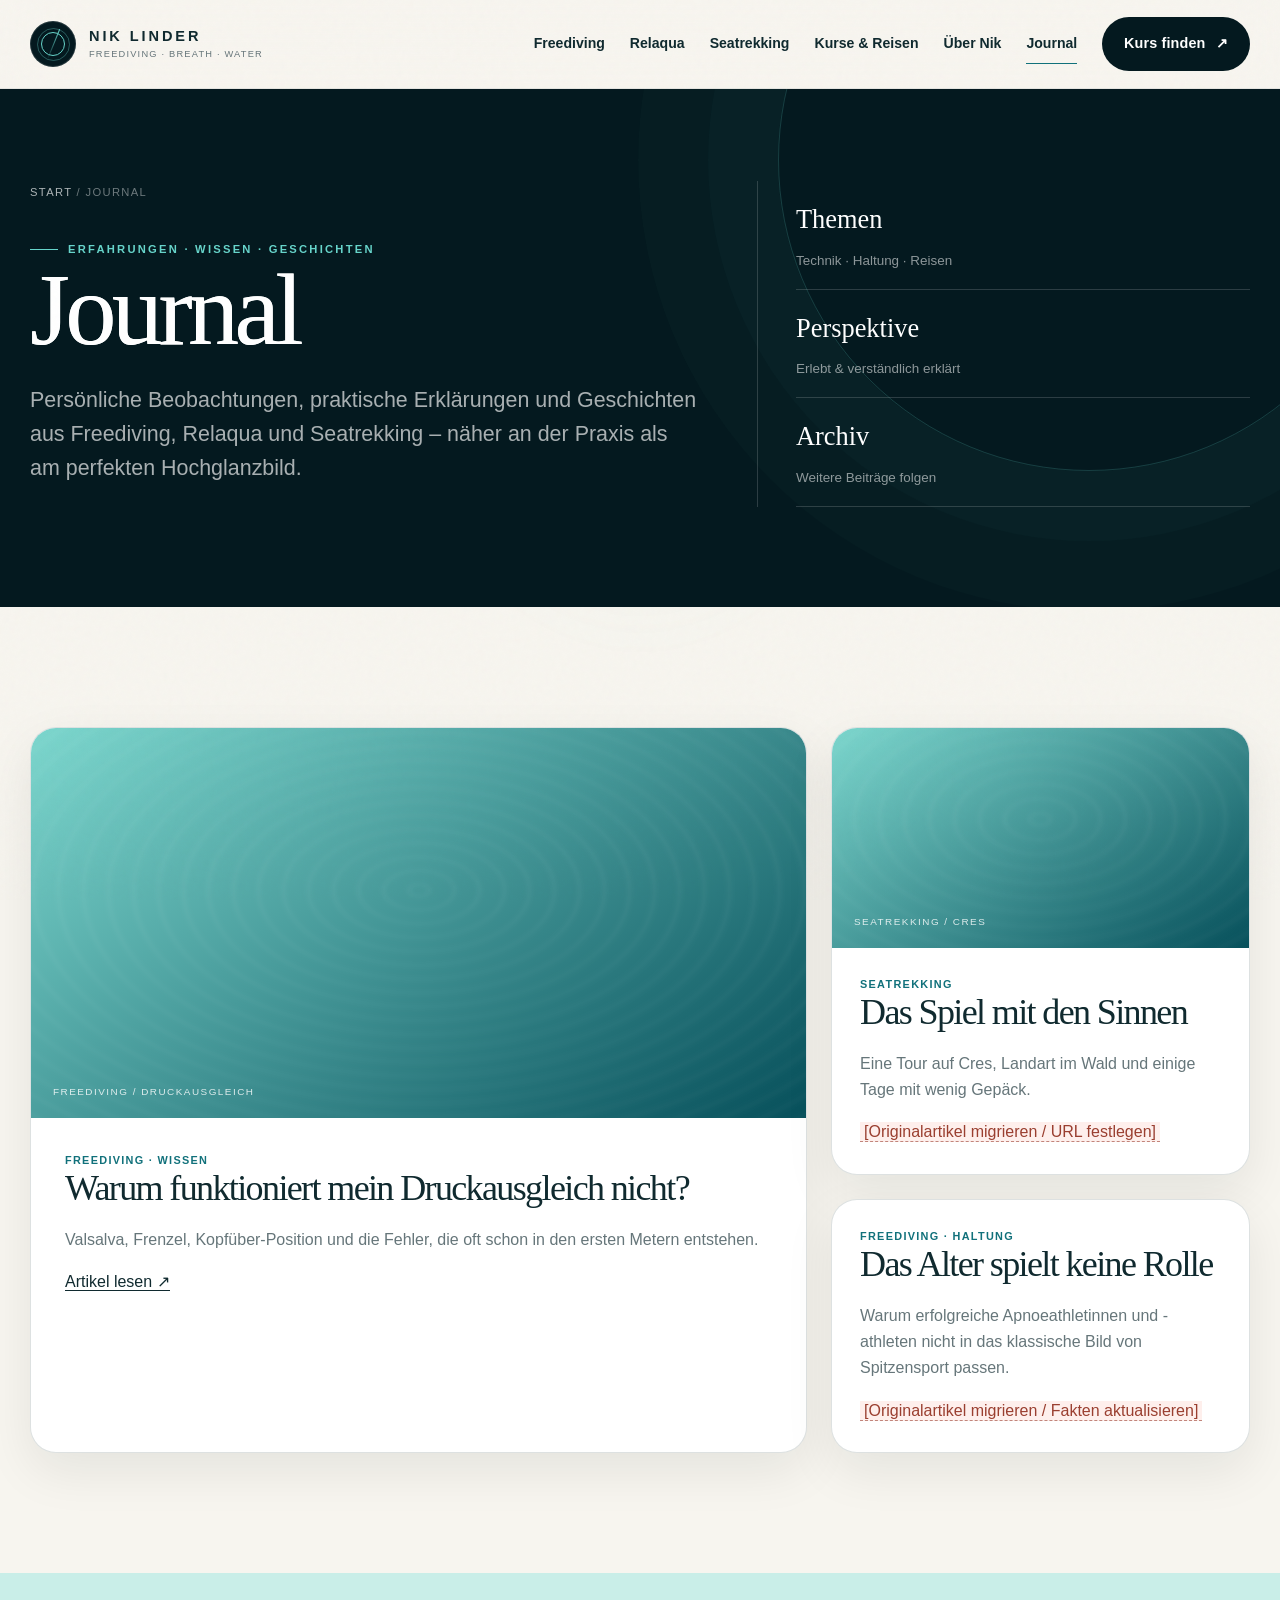
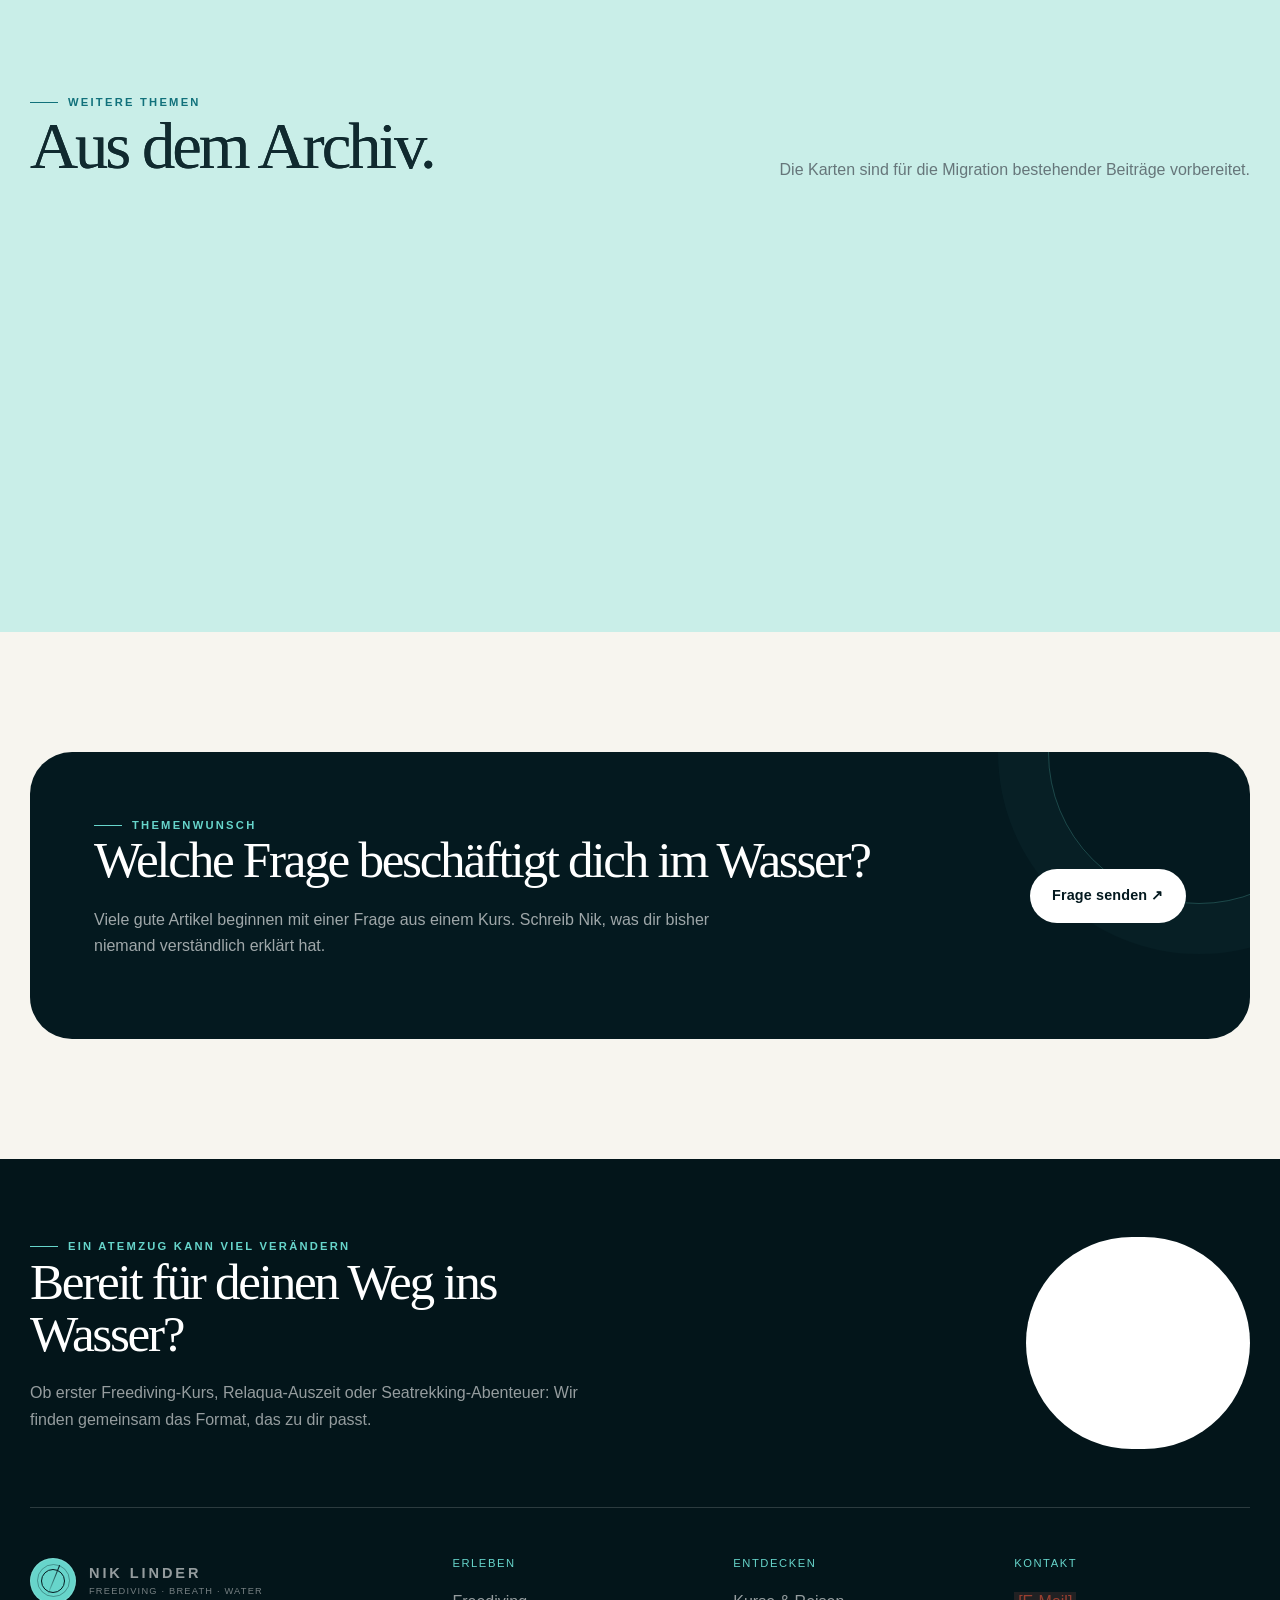
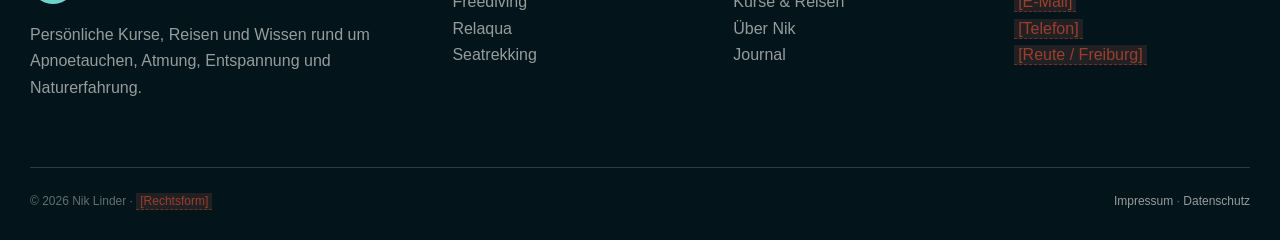
<file: blog.html>
<!doctype html><html lang="de"><head><meta charset="utf-8"><meta name="viewport" content="width=device-width,initial-scale=1"><title>Journal | Nik Linder</title><meta name="description" content="Artikel und Geschichten von Nik Linder zu Freediving, Druckausgleich, Atmung, Relaqua und Seatrekking."><meta property="og:title" content="Journal | Nik Linder"><meta property="og:description" content="Artikel und Geschichten von Nik Linder zu Freediving, Druckausgleich, Atmung, Relaqua und Seatrekking."><meta property="og:image" content="assets/img/og-placeholder.svg"><meta name="theme-color" content="#04191f"><link rel="stylesheet" href="assets/css/style.css"></head><body><a class="skip" href="#main">Zum Inhalt</a><header class="site-header"><div class="wrap nav"><a class="brand" href="index.html" aria-label="Nik Linder Startseite"><span class="brand-symbol"><i></i></span><span class="wordmark"><strong>NIK LINDER</strong><small>Freediving · Breath · Water</small></span></a><button class="menu-btn" aria-label="Menü öffnen" aria-expanded="false">☰</button><nav class="nav-links" aria-label="Hauptnavigation"><a href="freediving.html">Freediving</a><a href="relaqua.html">Relaqua</a><a href="seatrekking.html">Seatrekking</a><a href="angebote.html">Kurse & Reisen</a><a href="ueber-nik.html">Über Nik</a><a href="blog.html" aria-current="page">Journal</a><a class="nav-cta" href="kontakt.html">Kurs finden <span>↗</span></a></nav></div></header><main id="main"><section class="page-hero"><div class="wrap page-hero-grid"><div><div class="breadcrumbs"><a href="index.html">Start</a> / Journal</div><div class="eyebrow on-dark">Erfahrungen · Wissen · Geschichten</div><h1>Journal</h1><p class="lead">Persönliche Beobachtungen, praktische Erklärungen und Geschichten aus Freediving, Relaqua und Seatrekking – näher an der Praxis als am perfekten Hochglanzbild.</p></div><aside class="page-aside"><div class="aside-row"><strong>Themen</strong><p>Technik · Haltung · Reisen</p></div><div class="aside-row"><strong>Perspektive</strong><p>Erlebt & verständlich erklärt</p></div><div class="aside-row"><strong>Archiv</strong><p>Weitere Beiträge folgen</p></div></aside></div></section>
<section class="section"><div class="wrap"><div class="article-grid"><a class="article-feature reveal" href="blog/druckausgleich.html"><div class="article-image" data-label="FREEDIVING / DRUCKAUSGLEICH"></div><div class="article-copy"><div class="article-meta">Freediving · Wissen</div><h3>Warum funktioniert mein Druckausgleich nicht?</h3><p>Valsalva, Frenzel, Kopfüber-Position und die Fehler, die oft schon in den ersten Metern entstehen.</p><span class="btn-link">Artikel lesen ↗</span></div></a><div class="article-stack"><article class="article-card reveal"><div class="article-image" data-label="SEATREKKING / CRES"></div><div class="article-copy"><div class="article-meta">Seatrekking</div><h3>Das Spiel mit den Sinnen</h3><p>Eine Tour auf Cres, Landart im Wald und einige Tage mit wenig Gepäck.</p><span class="placeholder">[Originalartikel migrieren / URL festlegen]</span></div></article><article class="article-card reveal"><div class="article-copy"><div class="article-meta">Freediving · Haltung</div><h3>Das Alter spielt keine Rolle</h3><p>Warum erfolgreiche Apnoeathletinnen und -athleten nicht in das klassische Bild von Spitzensport passen.</p><span class="placeholder">[Originalartikel migrieren / Fakten aktualisieren]</span></div></article></div></div></div></section>
<section class="section mint"><div class="wrap"><div class="section-head reveal"><div><div class="eyebrow">Weitere Themen</div><h2>Aus dem Archiv.</h2></div><p>Die Karten sind für die Migration bestehender Beiträge vorbereitet.</p></div><div class="grid-3"><article class="card reveal"><div class="article-meta">Relaqua</div><h3>Sei dein eigener Guru</h3><p>Über Selbstwahrnehmung, Atemmethoden und die Frage, ob wir uns ständig optimieren müssen.</p><span class="placeholder">[Artikel migrieren]</span></article><article class="card reveal"><div class="article-meta">Freediving</div><h3>Kinder unter Wasser</h3><p>Was Eltern über einen professionell begleiteten Einstieg wissen sollten.</p><span class="placeholder">[Artikel veröffentlichen]</span></article><article class="card reveal"><div class="article-meta">Praxis</div><h3>Druckausgleich lernen</h3><p>Übungen, typische Fehler und die Grenze zwischen Training und medizinischer Abklärung.</p><span class="placeholder">[Artikelserie verlinken]</span></article></div></div></section>
<section class="section"><div class="wrap band reveal"><div><div class="eyebrow on-dark">Themenwunsch</div><h2>Welche Frage beschäftigt dich im Wasser?</h2><p>Viele gute Artikel beginnen mit einer Frage aus einem Kurs. Schreib Nik, was dir bisher niemand verständlich erklärt hat.</p></div><a class="btn btn-light" href="kontakt.html">Frage senden ↗</a></div></section>
</main><footer class="footer"><div class="wrap"><div class="footer-top"><div class="footer-statement"><div class="eyebrow on-dark">Ein Atemzug kann viel verändern</div><h2>Bereit für deinen Weg ins Wasser?</h2><p>Ob erster Freediving-Kurs, Relaqua-Auszeit oder Seatrekking-Abenteuer: Wir finden gemeinsam das Format, das zu dir passt.</p></div><a class="btn btn-light" href="kontakt.html">Unverbindlich anfragen ↗</a></div><div class="footer-grid"><div><a class="brand" href="index.html"><span class="brand-symbol"><i></i></span><span class="wordmark"><strong>NIK LINDER</strong><small>Freediving · Breath · Water</small></span></a><p>Persönliche Kurse, Reisen und Wissen rund um Apnoetauchen, Atmung, Entspannung und Naturerfahrung.</p></div><div><h3>Erleben</h3><p><a href="freediving.html">Freediving</a><br><a href="relaqua.html">Relaqua</a><br><a href="seatrekking.html">Seatrekking</a></p></div><div><h3>Entdecken</h3><p><a href="angebote.html">Kurse & Reisen</a><br><a href="ueber-nik.html">Über Nik</a><br><a href="blog.html">Journal</a></p></div><div><h3>Kontakt</h3><p><span class="placeholder">[E-Mail]</span><br><span class="placeholder">[Telefon]</span><br><span class="placeholder">[Reute / Freiburg]</span></p></div></div><div class="legal"><span>© 2026 Nik Linder · <span class="placeholder">[Rechtsform]</span></span><span><a href="impressum.html">Impressum</a> · <a href="datenschutz.html">Datenschutz</a></span></div></div></footer><script src="assets/js/main.js?v=20260717-2"></script></body></html>
</file>
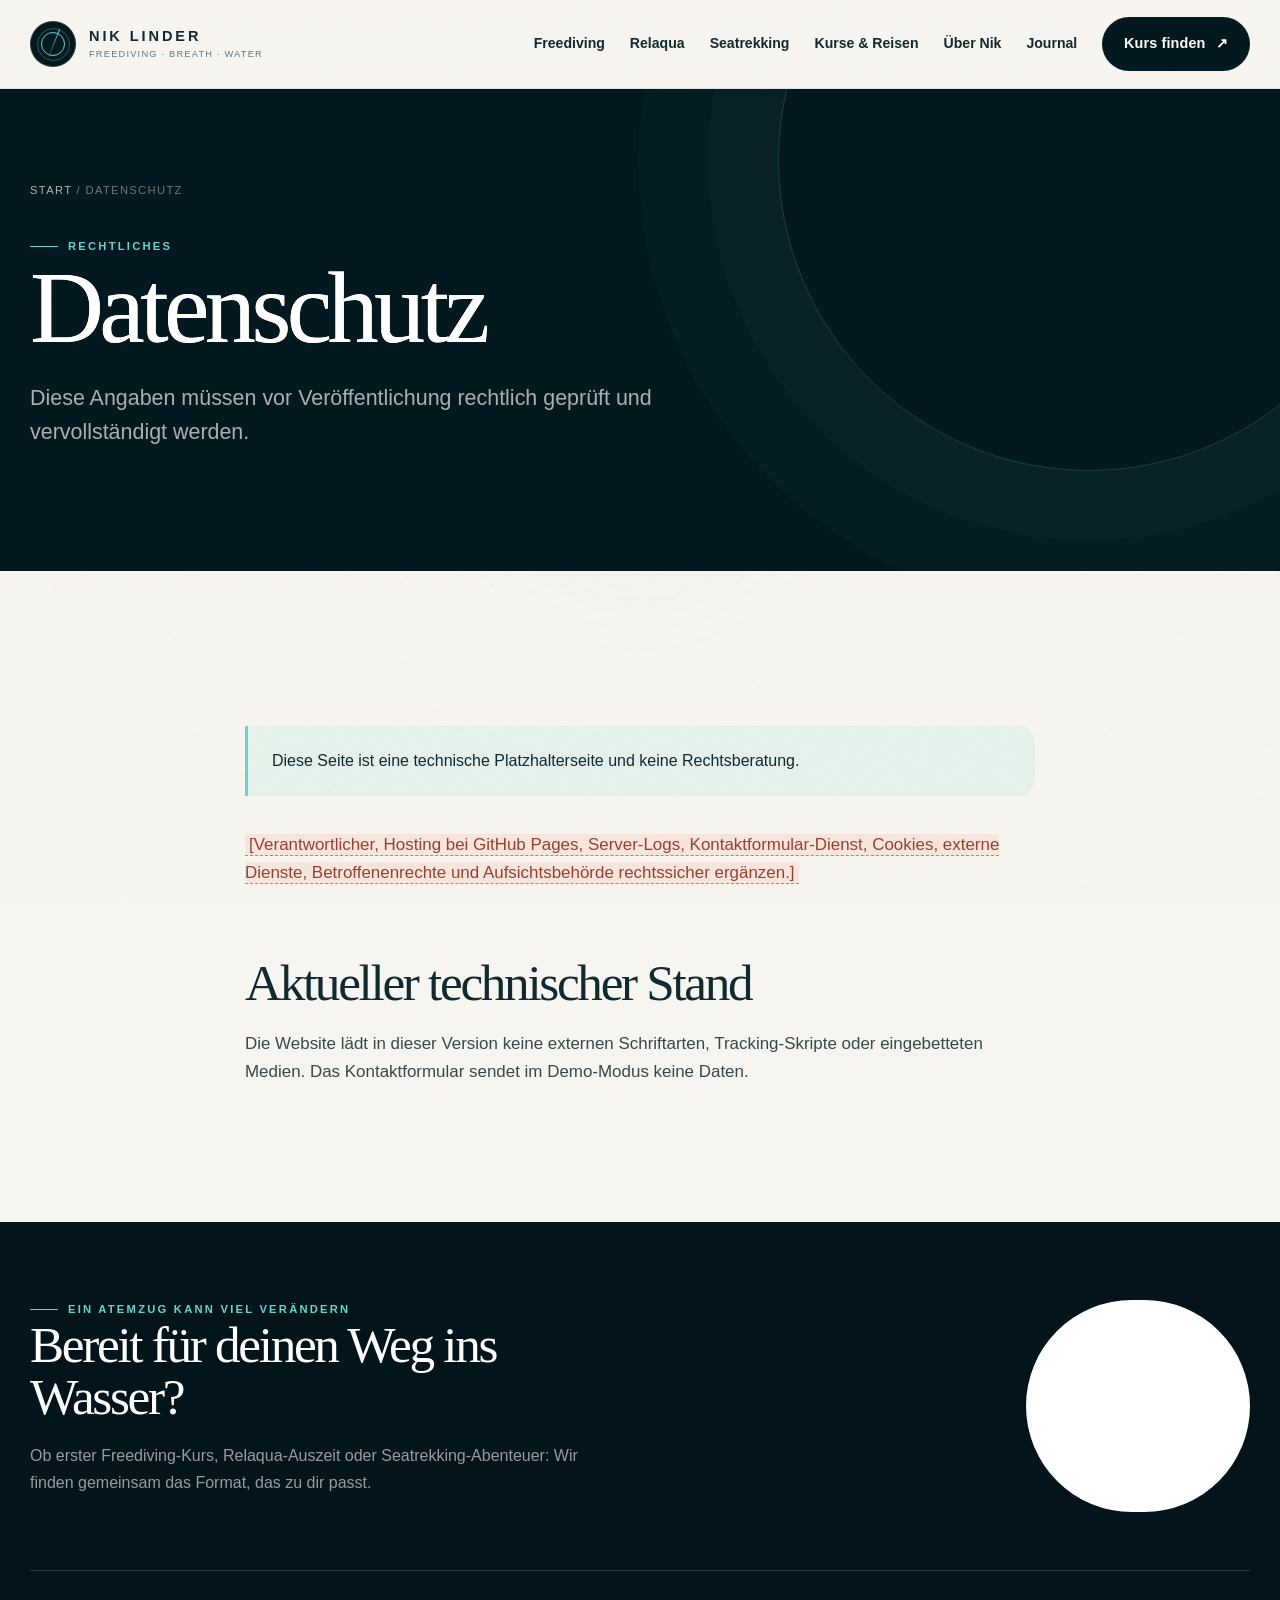
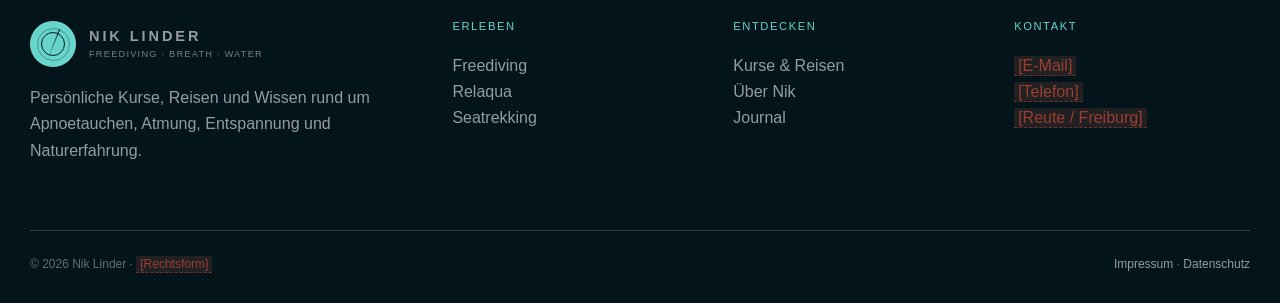
<file: datenschutz.html>
<!doctype html><html lang="de"><head><meta charset="utf-8"><meta name="viewport" content="width=device-width,initial-scale=1"><title>Datenschutz | Nik Linder</title><meta name="description" content="Datenschutzhinweise der Website von Nik Linder."><meta property="og:title" content="Datenschutz | Nik Linder"><meta property="og:description" content="Datenschutzhinweise der Website von Nik Linder."><meta property="og:image" content="assets/img/og-placeholder.svg"><meta name="theme-color" content="#04191f"><link rel="stylesheet" href="assets/css/style.css"></head><body><a class="skip" href="#main">Zum Inhalt</a><header class="site-header"><div class="wrap nav"><a class="brand" href="index.html" aria-label="Nik Linder Startseite"><span class="brand-symbol"><i></i></span><span class="wordmark"><strong>NIK LINDER</strong><small>Freediving · Breath · Water</small></span></a><button class="menu-btn" aria-label="Menü öffnen" aria-expanded="false">☰</button><nav class="nav-links" aria-label="Hauptnavigation"><a href="freediving.html">Freediving</a><a href="relaqua.html">Relaqua</a><a href="seatrekking.html">Seatrekking</a><a href="angebote.html">Kurse & Reisen</a><a href="ueber-nik.html">Über Nik</a><a href="blog.html">Journal</a><a class="nav-cta" href="kontakt.html">Kurs finden <span>↗</span></a></nav></div></header><main id="main"><section class="page-hero"><div class="wrap"><div class="breadcrumbs"><a href="index.html">Start</a> / Datenschutz</div><div class="eyebrow on-dark">Rechtliches</div><h1>Datenschutz</h1><p class="lead">Diese Angaben müssen vor Veröffentlichung rechtlich geprüft und vervollständigt werden.</p></div></section><section class="section"><div class="wrap article-body"><div class="notice">Diese Seite ist eine technische Platzhalterseite und keine Rechtsberatung.</div><p><span class="placeholder">[Verantwortlicher, Hosting bei GitHub Pages, Server-Logs, Kontaktformular-Dienst, Cookies, externe Dienste, Betroffenenrechte und Aufsichtsbehörde rechtssicher ergänzen.]</span></p><h2>Aktueller technischer Stand</h2><p>Die Website lädt in dieser Version keine externen Schriftarten, Tracking-Skripte oder eingebetteten Medien. Das Kontaktformular sendet im Demo-Modus keine Daten.</p></div></section></main><footer class="footer"><div class="wrap"><div class="footer-top"><div class="footer-statement"><div class="eyebrow on-dark">Ein Atemzug kann viel verändern</div><h2>Bereit für deinen Weg ins Wasser?</h2><p>Ob erster Freediving-Kurs, Relaqua-Auszeit oder Seatrekking-Abenteuer: Wir finden gemeinsam das Format, das zu dir passt.</p></div><a class="btn btn-light" href="kontakt.html">Unverbindlich anfragen ↗</a></div><div class="footer-grid"><div><a class="brand" href="index.html"><span class="brand-symbol"><i></i></span><span class="wordmark"><strong>NIK LINDER</strong><small>Freediving · Breath · Water</small></span></a><p>Persönliche Kurse, Reisen und Wissen rund um Apnoetauchen, Atmung, Entspannung und Naturerfahrung.</p></div><div><h3>Erleben</h3><p><a href="freediving.html">Freediving</a><br><a href="relaqua.html">Relaqua</a><br><a href="seatrekking.html">Seatrekking</a></p></div><div><h3>Entdecken</h3><p><a href="angebote.html">Kurse & Reisen</a><br><a href="ueber-nik.html">Über Nik</a><br><a href="blog.html">Journal</a></p></div><div><h3>Kontakt</h3><p><span class="placeholder">[E-Mail]</span><br><span class="placeholder">[Telefon]</span><br><span class="placeholder">[Reute / Freiburg]</span></p></div></div><div class="legal"><span>© 2026 Nik Linder · <span class="placeholder">[Rechtsform]</span></span><span><a href="impressum.html">Impressum</a> · <a href="datenschutz.html">Datenschutz</a></span></div></div></footer><script src="assets/js/main.js?v=20260717-2"></script></body></html>
</file>
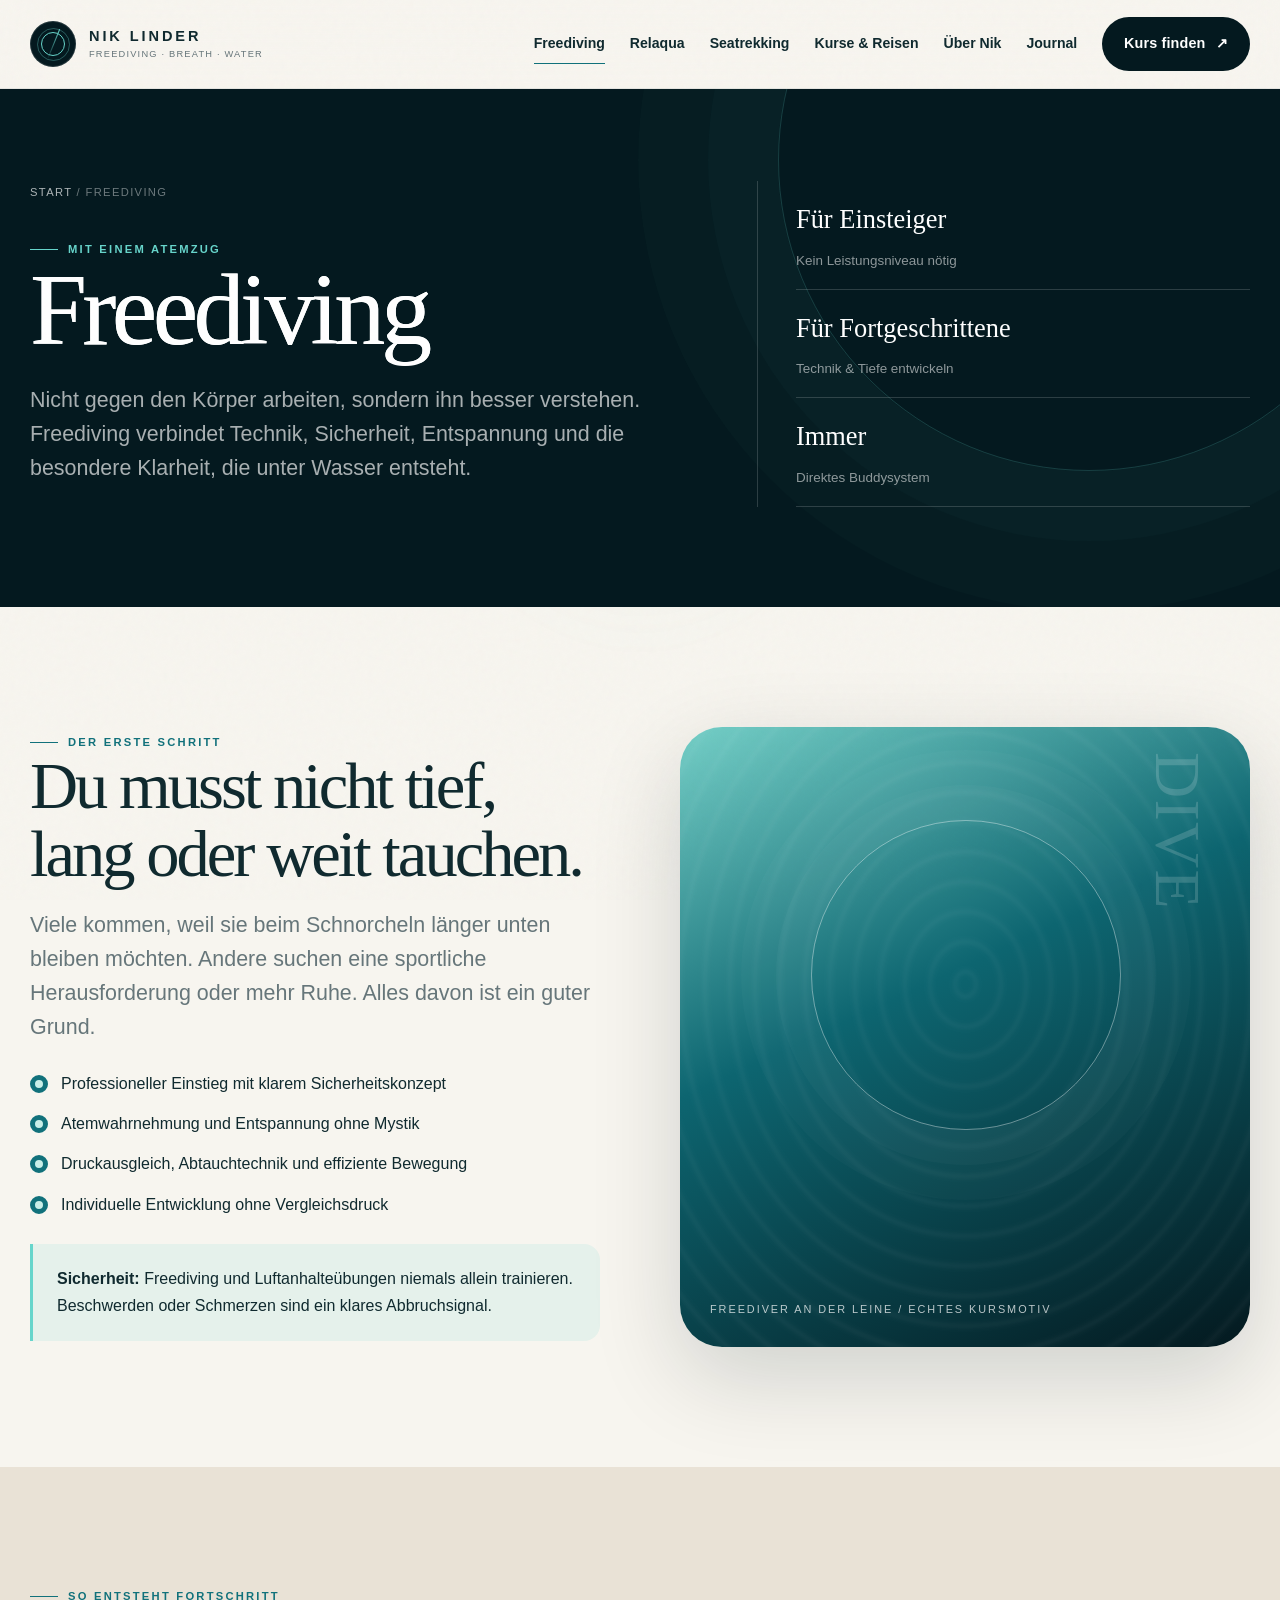
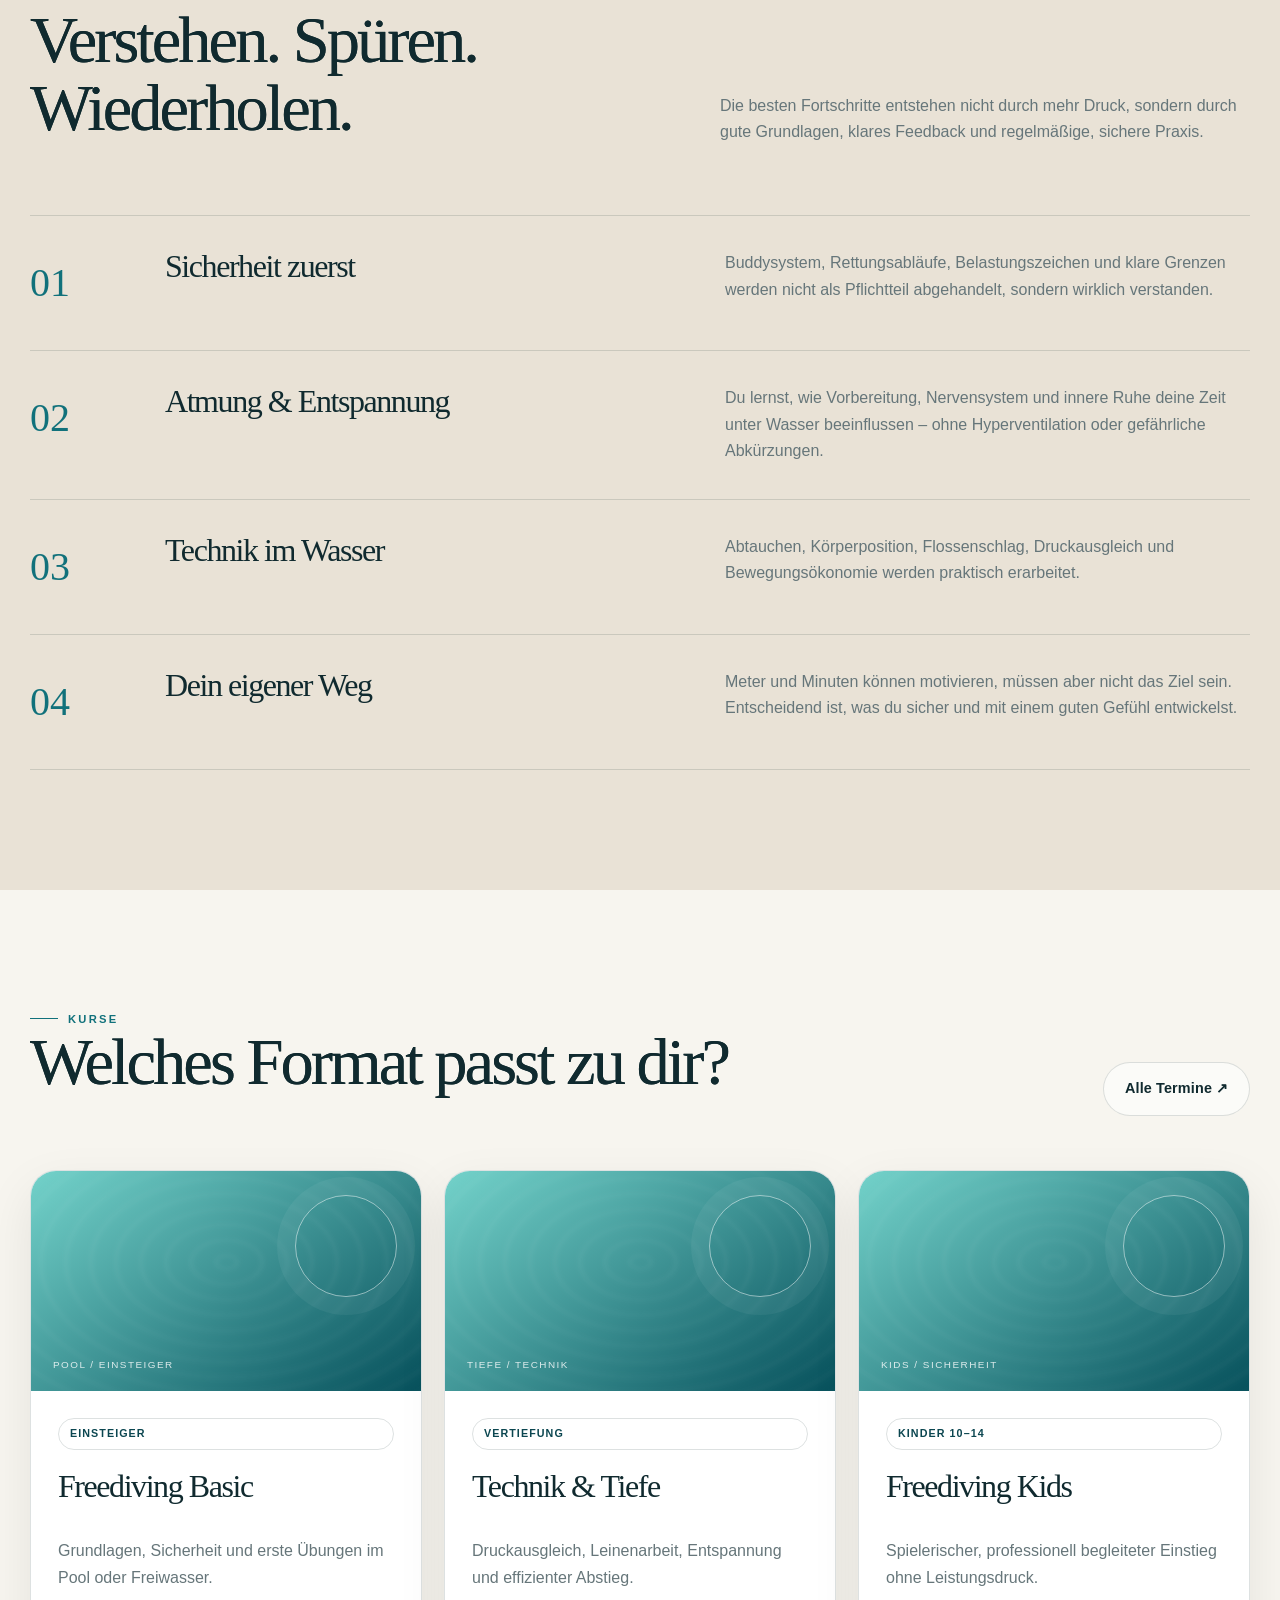
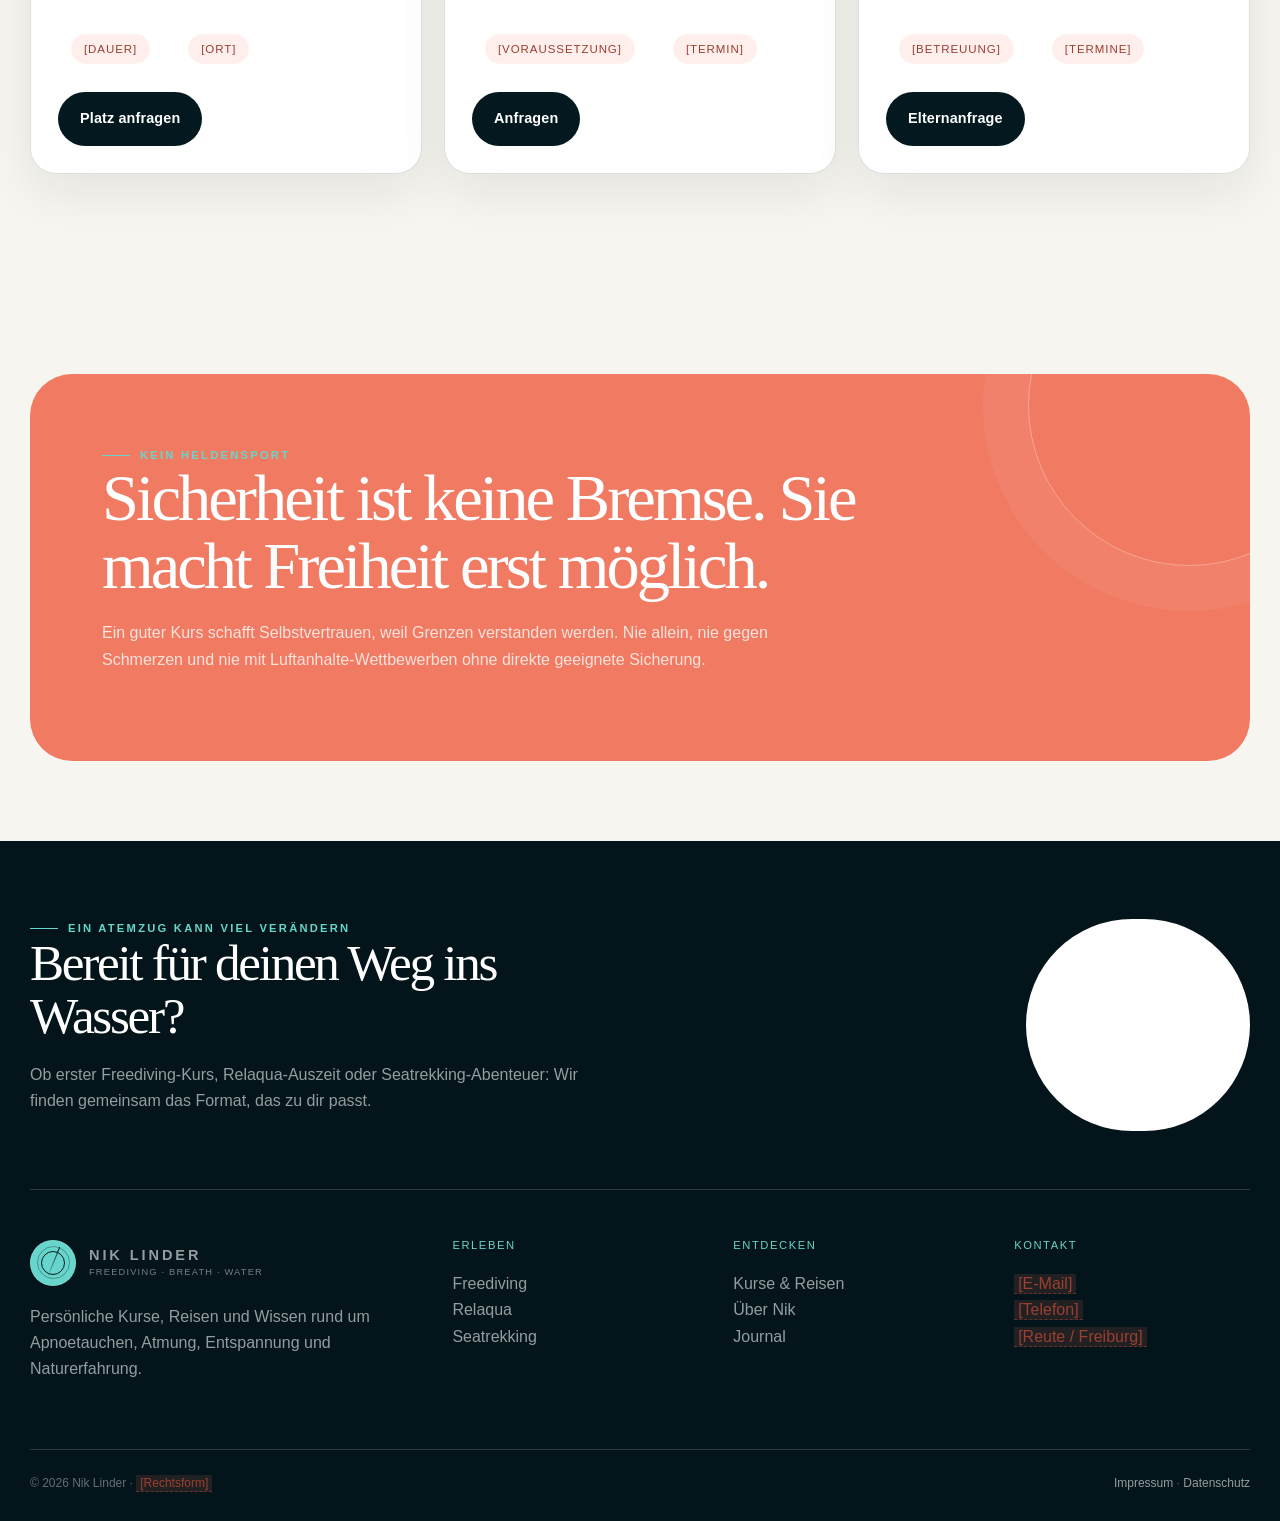
<file: freediving.html>
<!doctype html><html lang="de"><head><meta charset="utf-8"><meta name="viewport" content="width=device-width,initial-scale=1"><title>Freediving mit Nik Linder | Kurse & Training</title><meta name="description" content="Freediving lernen mit Nik Linder: Sicherheit, Technik, Atmung, Entspannung und persönliche Kursformate."><meta property="og:title" content="Freediving mit Nik Linder | Kurse & Training"><meta property="og:description" content="Freediving lernen mit Nik Linder: Sicherheit, Technik, Atmung, Entspannung und persönliche Kursformate."><meta property="og:image" content="assets/img/og-placeholder.svg"><meta name="theme-color" content="#04191f"><link rel="stylesheet" href="assets/css/style.css"></head><body><a class="skip" href="#main">Zum Inhalt</a><header class="site-header"><div class="wrap nav"><a class="brand" href="index.html" aria-label="Nik Linder Startseite"><span class="brand-symbol"><i></i></span><span class="wordmark"><strong>NIK LINDER</strong><small>Freediving · Breath · Water</small></span></a><button class="menu-btn" aria-label="Menü öffnen" aria-expanded="false">☰</button><nav class="nav-links" aria-label="Hauptnavigation"><a href="freediving.html" aria-current="page">Freediving</a><a href="relaqua.html">Relaqua</a><a href="seatrekking.html">Seatrekking</a><a href="angebote.html">Kurse & Reisen</a><a href="ueber-nik.html">Über Nik</a><a href="blog.html">Journal</a><a class="nav-cta" href="kontakt.html">Kurs finden <span>↗</span></a></nav></div></header><main id="main"><section class="page-hero"><div class="wrap page-hero-grid"><div><div class="breadcrumbs"><a href="index.html">Start</a> / Freediving</div><div class="eyebrow on-dark">Mit einem Atemzug</div><h1>Freediving</h1><p class="lead">Nicht gegen den Körper arbeiten, sondern ihn besser verstehen. Freediving verbindet Technik, Sicherheit, Entspannung und die besondere Klarheit, die unter Wasser entsteht.</p></div><aside class="page-aside"><div class="aside-row"><strong>Für Einsteiger</strong><p>Kein Leistungsniveau nötig</p></div><div class="aside-row"><strong>Für Fortgeschrittene</strong><p>Technik & Tiefe entwickeln</p></div><div class="aside-row"><strong>Immer</strong><p>Direktes Buddysystem</p></div></aside></div></section>
<section class="section"><div class="wrap split"><div class="reveal"><div class="eyebrow">Der erste Schritt</div><h2>Du musst nicht tief, lang oder weit tauchen.</h2><p class="lead">Viele kommen, weil sie beim Schnorcheln länger unten bleiben möchten. Andere suchen eine sportliche Herausforderung oder mehr Ruhe. Alles davon ist ein guter Grund.</p><div class="checklist"><div class="check">Professioneller Einstieg mit klarem Sicherheitskonzept</div><div class="check">Atemwahrnehmung und Entspannung ohne Mystik</div><div class="check">Druckausgleich, Abtauchtechnik und effiziente Bewegung</div><div class="check">Individuelle Entwicklung ohne Vergleichsdruck</div></div><div class="notice"><strong>Sicherheit:</strong> Freediving und Luftanhalteübungen niemals allein trainieren. Beschwerden oder Schmerzen sind ein klares Abbruchsignal.</div></div><div class="image-stage reveal" data-label="Freediver an der Leine / echtes Kursmotiv"><span class="vertical-word">DIVE</span></div></div></section>
<section class="section sand"><div class="wrap"><div class="section-head reveal"><div><div class="eyebrow">So entsteht Fortschritt</div><h2>Verstehen. Spüren. Wiederholen.</h2></div><p>Die besten Fortschritte entstehen nicht durch mehr Druck, sondern durch gute Grundlagen, klares Feedback und regelmäßige, sichere Praxis.</p></div><div class="steps"><div class="step reveal"><h3>Sicherheit zuerst</h3><p>Buddysystem, Rettungsabläufe, Belastungszeichen und klare Grenzen werden nicht als Pflichtteil abgehandelt, sondern wirklich verstanden.</p></div><div class="step reveal"><h3>Atmung & Entspannung</h3><p>Du lernst, wie Vorbereitung, Nervensystem und innere Ruhe deine Zeit unter Wasser beeinflussen – ohne Hyperventilation oder gefährliche Abkürzungen.</p></div><div class="step reveal"><h3>Technik im Wasser</h3><p>Abtauchen, Körperposition, Flossenschlag, Druckausgleich und Bewegungsökonomie werden praktisch erarbeitet.</p></div><div class="step reveal"><h3>Dein eigener Weg</h3><p>Meter und Minuten können motivieren, müssen aber nicht das Ziel sein. Entscheidend ist, was du sicher und mit einem guten Gefühl entwickelst.</p></div></div></div></section>
<section class="section"><div class="wrap"><div class="section-head reveal"><div><div class="eyebrow">Kurse</div><h2>Welches Format passt zu dir?</h2></div><a class="btn btn-secondary" href="angebote.html">Alle Termine ↗</a></div><div class="course-grid"><article class="course-card reveal" data-theme="freediving"><div class="course-image" data-label="POOL / EINSTEIGER"></div><div class="course-body"><span class="tag">Einsteiger</span><h3>Freediving Basic</h3><p>Grundlagen, Sicherheit und erste Übungen im Pool oder Freiwasser.</p><div class="meta"><span><span class="placeholder">[Dauer]</span></span><span><span class="placeholder">[Ort]</span></span></div><a class="btn btn-primary" href="kontakt.html">Platz anfragen</a></div></article><article class="course-card reveal" data-theme="freediving"><div class="course-image" data-label="TIEFE / TECHNIK"></div><div class="course-body"><span class="tag">Vertiefung</span><h3>Technik & Tiefe</h3><p>Druckausgleich, Leinenarbeit, Entspannung und effizienter Abstieg.</p><div class="meta"><span><span class="placeholder">[Voraussetzung]</span></span><span><span class="placeholder">[Termin]</span></span></div><a class="btn btn-primary" href="kontakt.html">Anfragen</a></div></article><article class="course-card reveal" data-theme="freediving"><div class="course-image" data-label="KIDS / SICHERHEIT"></div><div class="course-body"><span class="tag">Kinder 10–14</span><h3>Freediving Kids</h3><p>Spielerischer, professionell begleiteter Einstieg ohne Leistungsdruck.</p><div class="meta"><span><span class="placeholder">[Betreuung]</span></span><span><span class="placeholder">[Termine]</span></span></div><a class="btn btn-primary" href="kontakt.html">Elternanfrage</a></div></article></div></div></section>
<section class="section-sm"><div class="wrap manifesto reveal"><div class="eyebrow on-dark">Kein Heldensport</div><h2>Sicherheit ist keine Bremse. Sie macht Freiheit erst möglich.</h2><p>Ein guter Kurs schafft Selbstvertrauen, weil Grenzen verstanden werden. Nie allein, nie gegen Schmerzen und nie mit Luftanhalte-Wettbewerben ohne direkte geeignete Sicherung.</p></div></section>
</main><footer class="footer"><div class="wrap"><div class="footer-top"><div class="footer-statement"><div class="eyebrow on-dark">Ein Atemzug kann viel verändern</div><h2>Bereit für deinen Weg ins Wasser?</h2><p>Ob erster Freediving-Kurs, Relaqua-Auszeit oder Seatrekking-Abenteuer: Wir finden gemeinsam das Format, das zu dir passt.</p></div><a class="btn btn-light" href="kontakt.html">Unverbindlich anfragen ↗</a></div><div class="footer-grid"><div><a class="brand" href="index.html"><span class="brand-symbol"><i></i></span><span class="wordmark"><strong>NIK LINDER</strong><small>Freediving · Breath · Water</small></span></a><p>Persönliche Kurse, Reisen und Wissen rund um Apnoetauchen, Atmung, Entspannung und Naturerfahrung.</p></div><div><h3>Erleben</h3><p><a href="freediving.html">Freediving</a><br><a href="relaqua.html">Relaqua</a><br><a href="seatrekking.html">Seatrekking</a></p></div><div><h3>Entdecken</h3><p><a href="angebote.html">Kurse & Reisen</a><br><a href="ueber-nik.html">Über Nik</a><br><a href="blog.html">Journal</a></p></div><div><h3>Kontakt</h3><p><span class="placeholder">[E-Mail]</span><br><span class="placeholder">[Telefon]</span><br><span class="placeholder">[Reute / Freiburg]</span></p></div></div><div class="legal"><span>© 2026 Nik Linder · <span class="placeholder">[Rechtsform]</span></span><span><a href="impressum.html">Impressum</a> · <a href="datenschutz.html">Datenschutz</a></span></div></div></footer><script src="assets/js/main.js?v=20260717-2"></script></body></html>
</file>
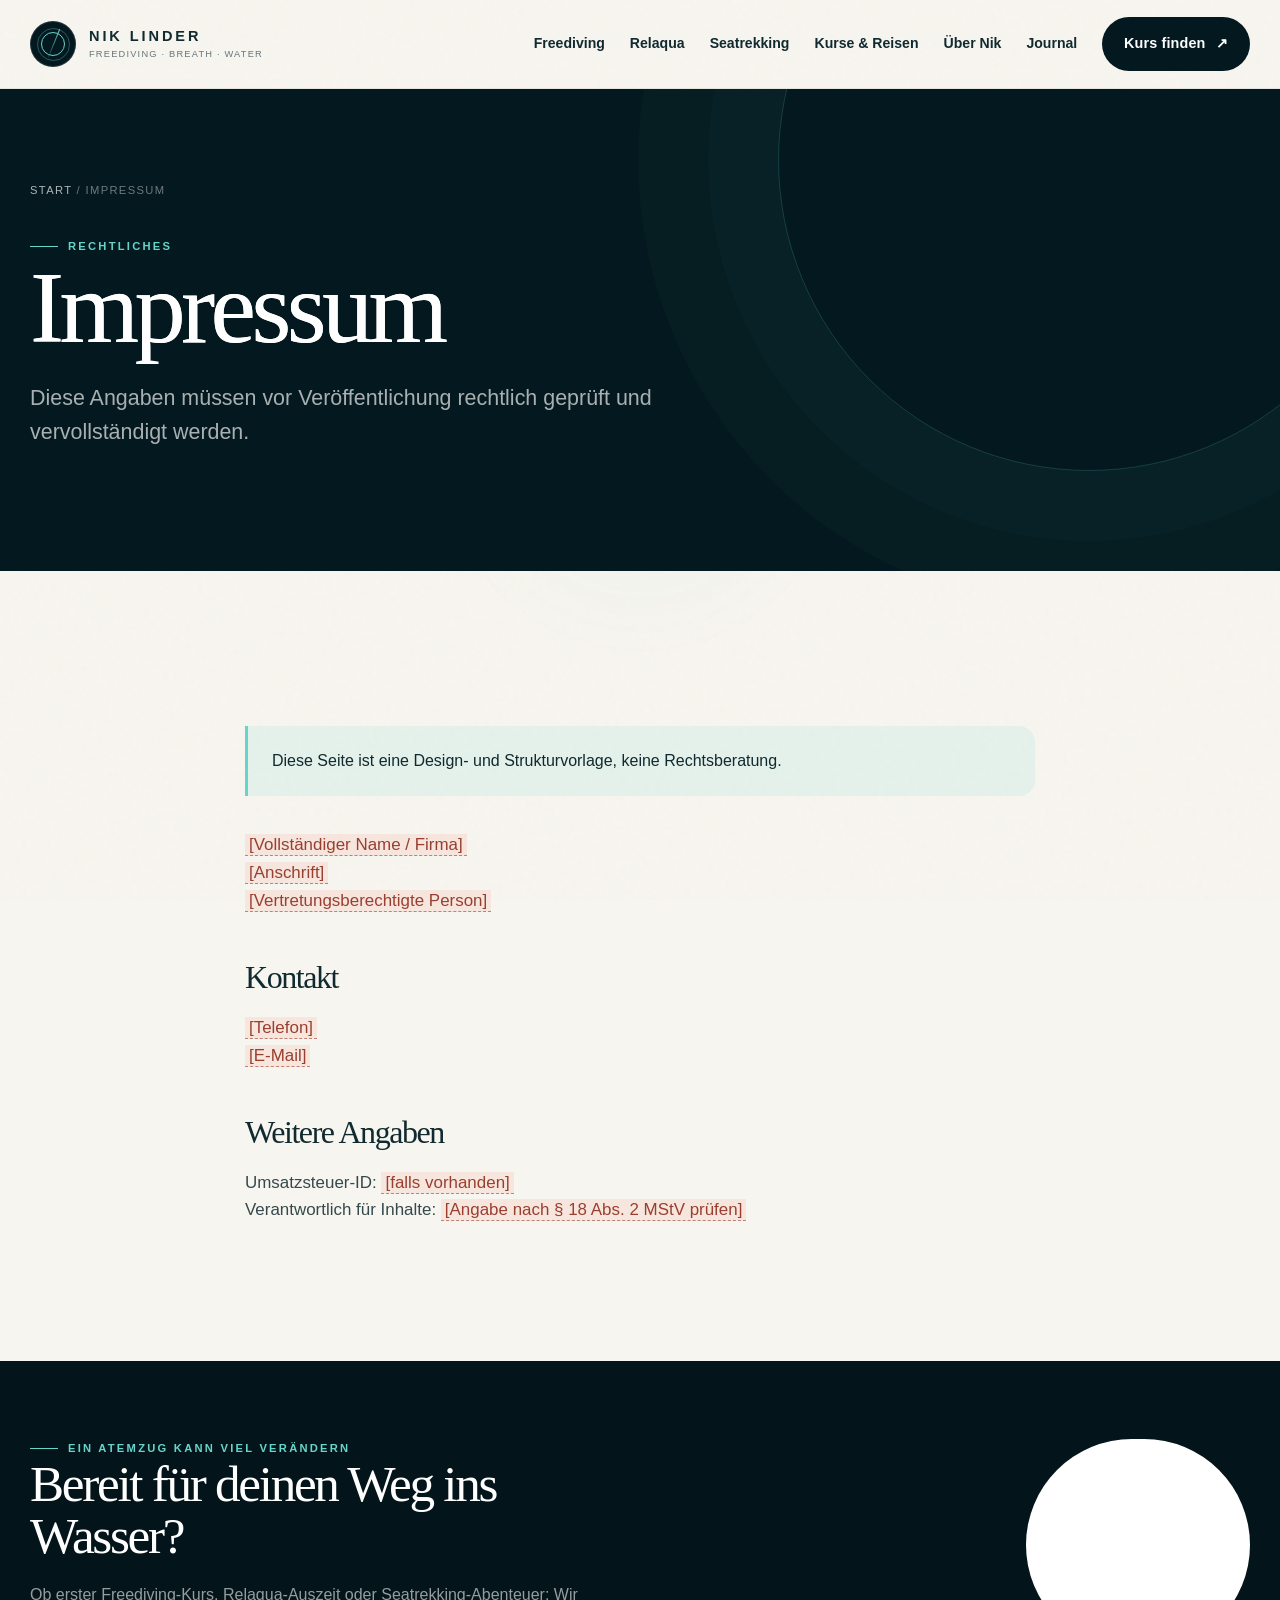
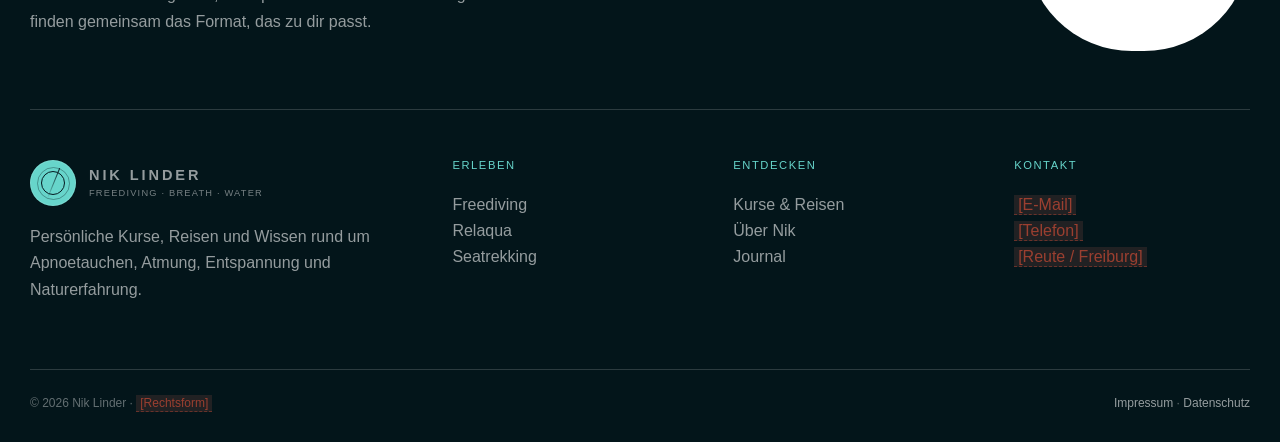
<file: impressum.html>
<!doctype html><html lang="de"><head><meta charset="utf-8"><meta name="viewport" content="width=device-width,initial-scale=1"><title>Impressum | Nik Linder</title><meta name="description" content="Impressum der Website von Nik Linder."><meta property="og:title" content="Impressum | Nik Linder"><meta property="og:description" content="Impressum der Website von Nik Linder."><meta property="og:image" content="assets/img/og-placeholder.svg"><meta name="theme-color" content="#04191f"><link rel="stylesheet" href="assets/css/style.css"></head><body><a class="skip" href="#main">Zum Inhalt</a><header class="site-header"><div class="wrap nav"><a class="brand" href="index.html" aria-label="Nik Linder Startseite"><span class="brand-symbol"><i></i></span><span class="wordmark"><strong>NIK LINDER</strong><small>Freediving · Breath · Water</small></span></a><button class="menu-btn" aria-label="Menü öffnen" aria-expanded="false">☰</button><nav class="nav-links" aria-label="Hauptnavigation"><a href="freediving.html">Freediving</a><a href="relaqua.html">Relaqua</a><a href="seatrekking.html">Seatrekking</a><a href="angebote.html">Kurse & Reisen</a><a href="ueber-nik.html">Über Nik</a><a href="blog.html">Journal</a><a class="nav-cta" href="kontakt.html">Kurs finden <span>↗</span></a></nav></div></header><main id="main"><section class="page-hero"><div class="wrap"><div class="breadcrumbs"><a href="index.html">Start</a> / Impressum</div><div class="eyebrow on-dark">Rechtliches</div><h1>Impressum</h1><p class="lead">Diese Angaben müssen vor Veröffentlichung rechtlich geprüft und vervollständigt werden.</p></div></section><section class="section"><div class="wrap article-body"><div class="notice">Diese Seite ist eine Design- und Strukturvorlage, keine Rechtsberatung.</div><p><span class="placeholder">[Vollständiger Name / Firma]</span><br><span class="placeholder">[Anschrift]</span><br><span class="placeholder">[Vertretungsberechtigte Person]</span></p><h3>Kontakt</h3><p><span class="placeholder">[Telefon]</span><br><span class="placeholder">[E-Mail]</span></p><h3>Weitere Angaben</h3><p>Umsatzsteuer-ID: <span class="placeholder">[falls vorhanden]</span><br>Verantwortlich für Inhalte: <span class="placeholder">[Angabe nach § 18 Abs. 2 MStV prüfen]</span></p></div></section></main><footer class="footer"><div class="wrap"><div class="footer-top"><div class="footer-statement"><div class="eyebrow on-dark">Ein Atemzug kann viel verändern</div><h2>Bereit für deinen Weg ins Wasser?</h2><p>Ob erster Freediving-Kurs, Relaqua-Auszeit oder Seatrekking-Abenteuer: Wir finden gemeinsam das Format, das zu dir passt.</p></div><a class="btn btn-light" href="kontakt.html">Unverbindlich anfragen ↗</a></div><div class="footer-grid"><div><a class="brand" href="index.html"><span class="brand-symbol"><i></i></span><span class="wordmark"><strong>NIK LINDER</strong><small>Freediving · Breath · Water</small></span></a><p>Persönliche Kurse, Reisen und Wissen rund um Apnoetauchen, Atmung, Entspannung und Naturerfahrung.</p></div><div><h3>Erleben</h3><p><a href="freediving.html">Freediving</a><br><a href="relaqua.html">Relaqua</a><br><a href="seatrekking.html">Seatrekking</a></p></div><div><h3>Entdecken</h3><p><a href="angebote.html">Kurse & Reisen</a><br><a href="ueber-nik.html">Über Nik</a><br><a href="blog.html">Journal</a></p></div><div><h3>Kontakt</h3><p><span class="placeholder">[E-Mail]</span><br><span class="placeholder">[Telefon]</span><br><span class="placeholder">[Reute / Freiburg]</span></p></div></div><div class="legal"><span>© 2026 Nik Linder · <span class="placeholder">[Rechtsform]</span></span><span><a href="impressum.html">Impressum</a> · <a href="datenschutz.html">Datenschutz</a></span></div></div></footer><script src="assets/js/main.js?v=20260717-2"></script></body></html>
</file>
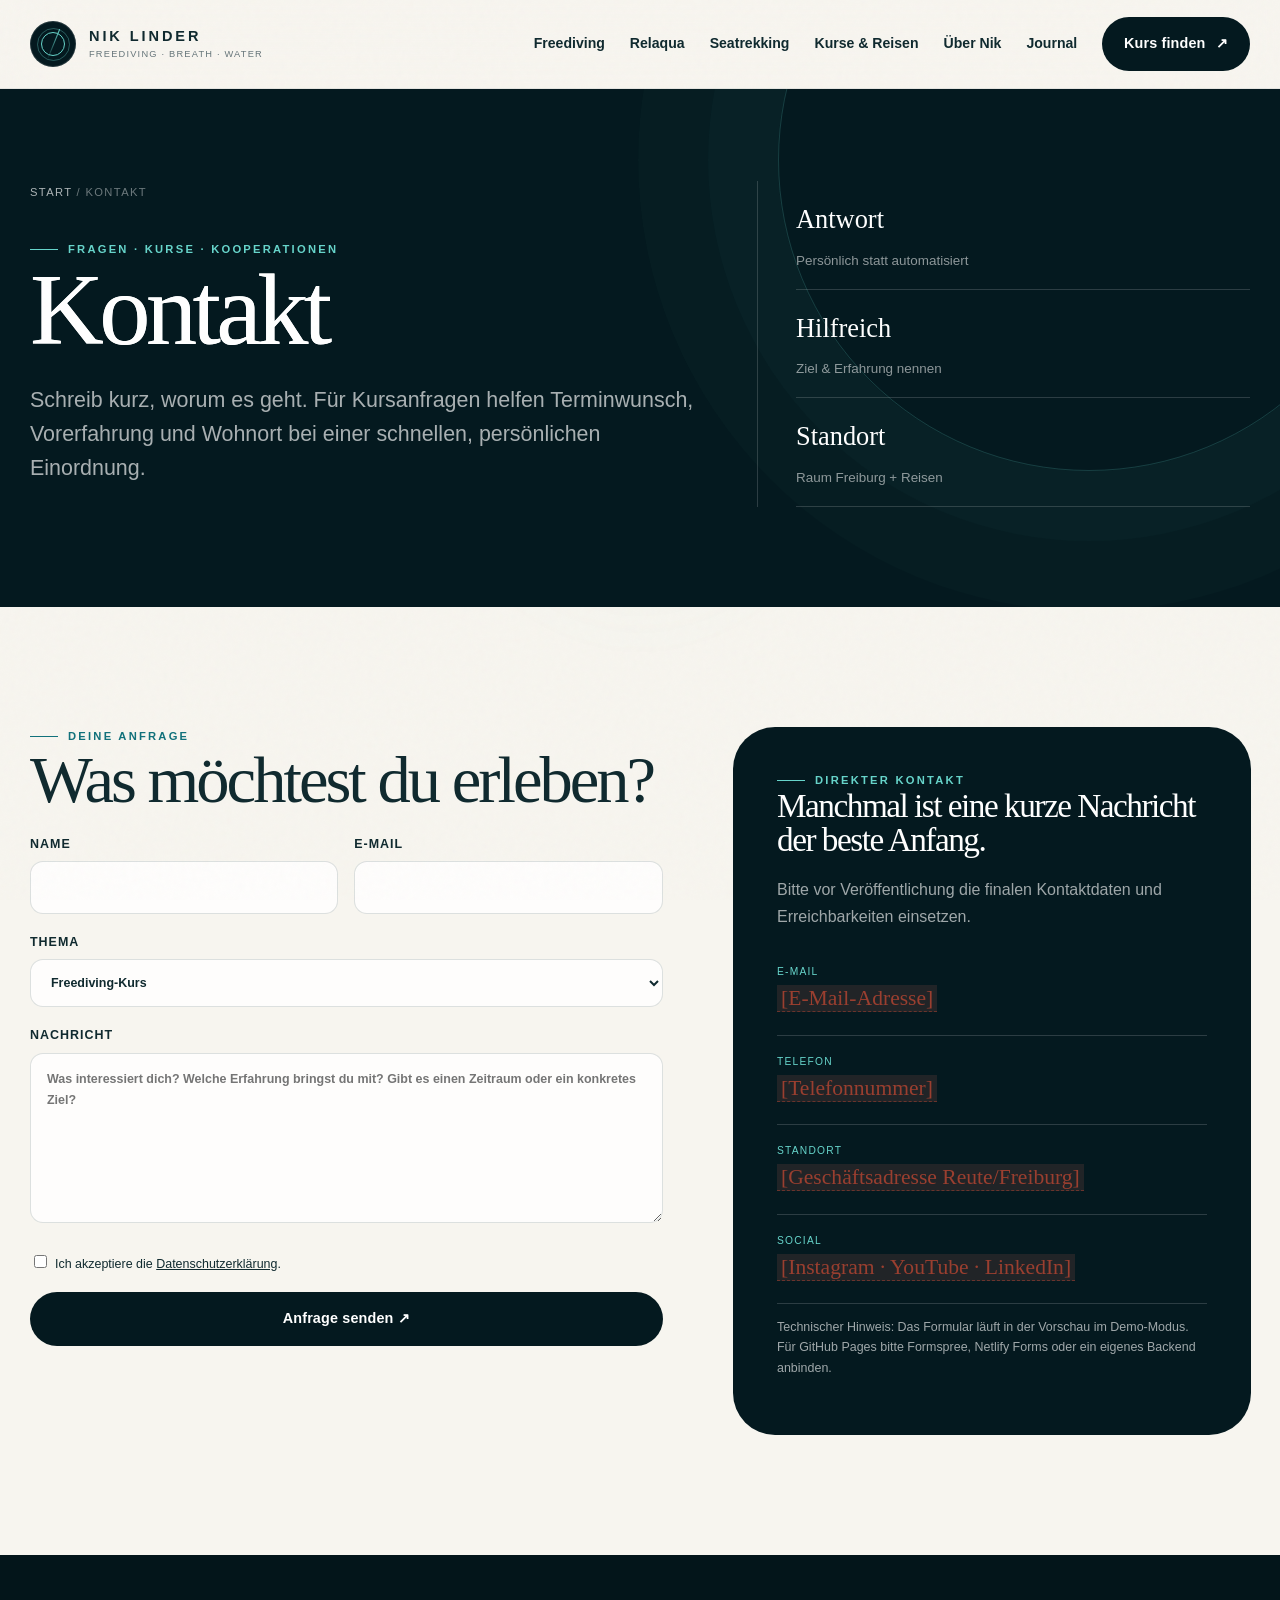
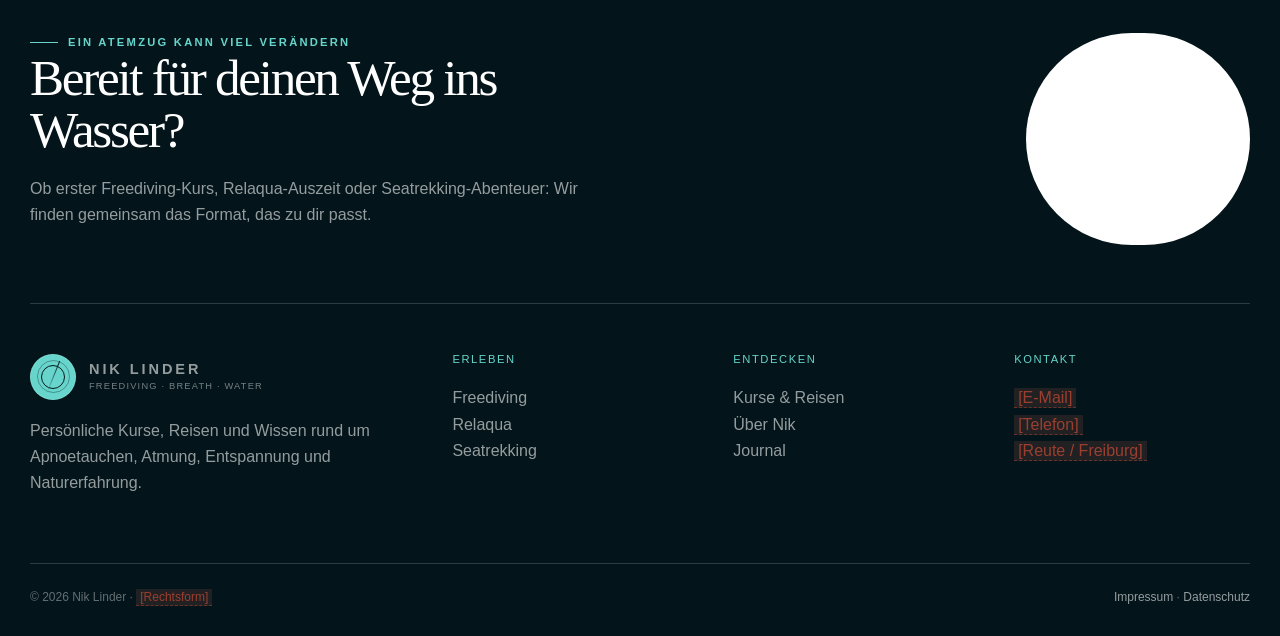
<file: kontakt.html>
<!doctype html><html lang="de"><head><meta charset="utf-8"><meta name="viewport" content="width=device-width,initial-scale=1"><title>Kontakt | Nik Linder</title><meta name="description" content="Kursanfragen, Reisen, Vorträge, Medien und Kooperationen mit Nik Linder."><meta property="og:title" content="Kontakt | Nik Linder"><meta property="og:description" content="Kursanfragen, Reisen, Vorträge, Medien und Kooperationen mit Nik Linder."><meta property="og:image" content="assets/img/og-placeholder.svg"><meta name="theme-color" content="#04191f"><link rel="stylesheet" href="assets/css/style.css"></head><body><a class="skip" href="#main">Zum Inhalt</a><header class="site-header"><div class="wrap nav"><a class="brand" href="index.html" aria-label="Nik Linder Startseite"><span class="brand-symbol"><i></i></span><span class="wordmark"><strong>NIK LINDER</strong><small>Freediving · Breath · Water</small></span></a><button class="menu-btn" aria-label="Menü öffnen" aria-expanded="false">☰</button><nav class="nav-links" aria-label="Hauptnavigation"><a href="freediving.html">Freediving</a><a href="relaqua.html">Relaqua</a><a href="seatrekking.html">Seatrekking</a><a href="angebote.html">Kurse & Reisen</a><a href="ueber-nik.html">Über Nik</a><a href="blog.html">Journal</a><a class="nav-cta" href="kontakt.html">Kurs finden <span>↗</span></a></nav></div></header><main id="main"><section class="page-hero"><div class="wrap page-hero-grid"><div><div class="breadcrumbs"><a href="index.html">Start</a> / Kontakt</div><div class="eyebrow on-dark">Fragen · Kurse · Kooperationen</div><h1>Kontakt</h1><p class="lead">Schreib kurz, worum es geht. Für Kursanfragen helfen Terminwunsch, Vorerfahrung und Wohnort bei einer schnellen, persönlichen Einordnung.</p></div><aside class="page-aside"><div class="aside-row"><strong>Antwort</strong><p>Persönlich statt automatisiert</p></div><div class="aside-row"><strong>Hilfreich</strong><p>Ziel & Erfahrung nennen</p></div><div class="aside-row"><strong>Standort</strong><p>Raum Freiburg + Reisen</p></div></aside></div></section>
<section class="section"><div class="wrap form-layout"><div class="reveal"><div class="eyebrow">Deine Anfrage</div><h2>Was möchtest du erleben?</h2><form class="form js-demo-form"><div class="form-row"><label>Name<input name="name" autocomplete="name" required></label><label>E-Mail<input type="email" name="email" autocomplete="email" required></label></div><label>Thema<select name="topic"><option>Freediving-Kurs</option><option>Relaqua</option><option>Seatrekking</option><option>Reise</option><option>Vortrag / Medien</option><option>Kooperation</option><option>Sonstiges</option></select></label><label>Nachricht<textarea name="message" placeholder="Was interessiert dich? Welche Erfahrung bringst du mit? Gibt es einen Zeitraum oder ein konkretes Ziel?" required></textarea></label><label style="text-transform:none;letter-spacing:0;font-weight:500"><input type="checkbox" required style="width:auto;margin-right:8px">Ich akzeptiere die <a href="datenschutz.html" style="text-decoration:underline">Datenschutzerklärung</a>.</label><button class="btn btn-primary" type="submit">Anfrage senden ↗</button><div class="form-message" aria-live="polite"></div></form></div><aside class="contact-panel reveal"><div class="eyebrow on-dark">Direkter Kontakt</div><h3>Manchmal ist eine kurze Nachricht der beste Anfang.</h3><p>Bitte vor Veröffentlichung die finalen Kontaktdaten und Erreichbarkeiten einsetzen.</p><div class="contact-line"><small>E-Mail</small><strong><span class="placeholder">[E-Mail-Adresse]</span></strong></div><div class="contact-line"><small>Telefon</small><strong><span class="placeholder">[Telefonnummer]</span></strong></div><div class="contact-line"><small>Standort</small><strong><span class="placeholder">[Geschäftsadresse Reute/Freiburg]</span></strong></div><div class="contact-line"><small>Social</small><strong><span class="placeholder">[Instagram · YouTube · LinkedIn]</span></strong></div><p class="micro">Technischer Hinweis: Das Formular läuft in der Vorschau im Demo-Modus. Für GitHub Pages bitte Formspree, Netlify Forms oder ein eigenes Backend anbinden.</p></aside></div></section>
</main><footer class="footer"><div class="wrap"><div class="footer-top"><div class="footer-statement"><div class="eyebrow on-dark">Ein Atemzug kann viel verändern</div><h2>Bereit für deinen Weg ins Wasser?</h2><p>Ob erster Freediving-Kurs, Relaqua-Auszeit oder Seatrekking-Abenteuer: Wir finden gemeinsam das Format, das zu dir passt.</p></div><a class="btn btn-light" href="kontakt.html">Unverbindlich anfragen ↗</a></div><div class="footer-grid"><div><a class="brand" href="index.html"><span class="brand-symbol"><i></i></span><span class="wordmark"><strong>NIK LINDER</strong><small>Freediving · Breath · Water</small></span></a><p>Persönliche Kurse, Reisen und Wissen rund um Apnoetauchen, Atmung, Entspannung und Naturerfahrung.</p></div><div><h3>Erleben</h3><p><a href="freediving.html">Freediving</a><br><a href="relaqua.html">Relaqua</a><br><a href="seatrekking.html">Seatrekking</a></p></div><div><h3>Entdecken</h3><p><a href="angebote.html">Kurse & Reisen</a><br><a href="ueber-nik.html">Über Nik</a><br><a href="blog.html">Journal</a></p></div><div><h3>Kontakt</h3><p><span class="placeholder">[E-Mail]</span><br><span class="placeholder">[Telefon]</span><br><span class="placeholder">[Reute / Freiburg]</span></p></div></div><div class="legal"><span>© 2026 Nik Linder · <span class="placeholder">[Rechtsform]</span></span><span><a href="impressum.html">Impressum</a> · <a href="datenschutz.html">Datenschutz</a></span></div></div></footer><script src="assets/js/main.js?v=20260717-2"></script></body></html>
</file>
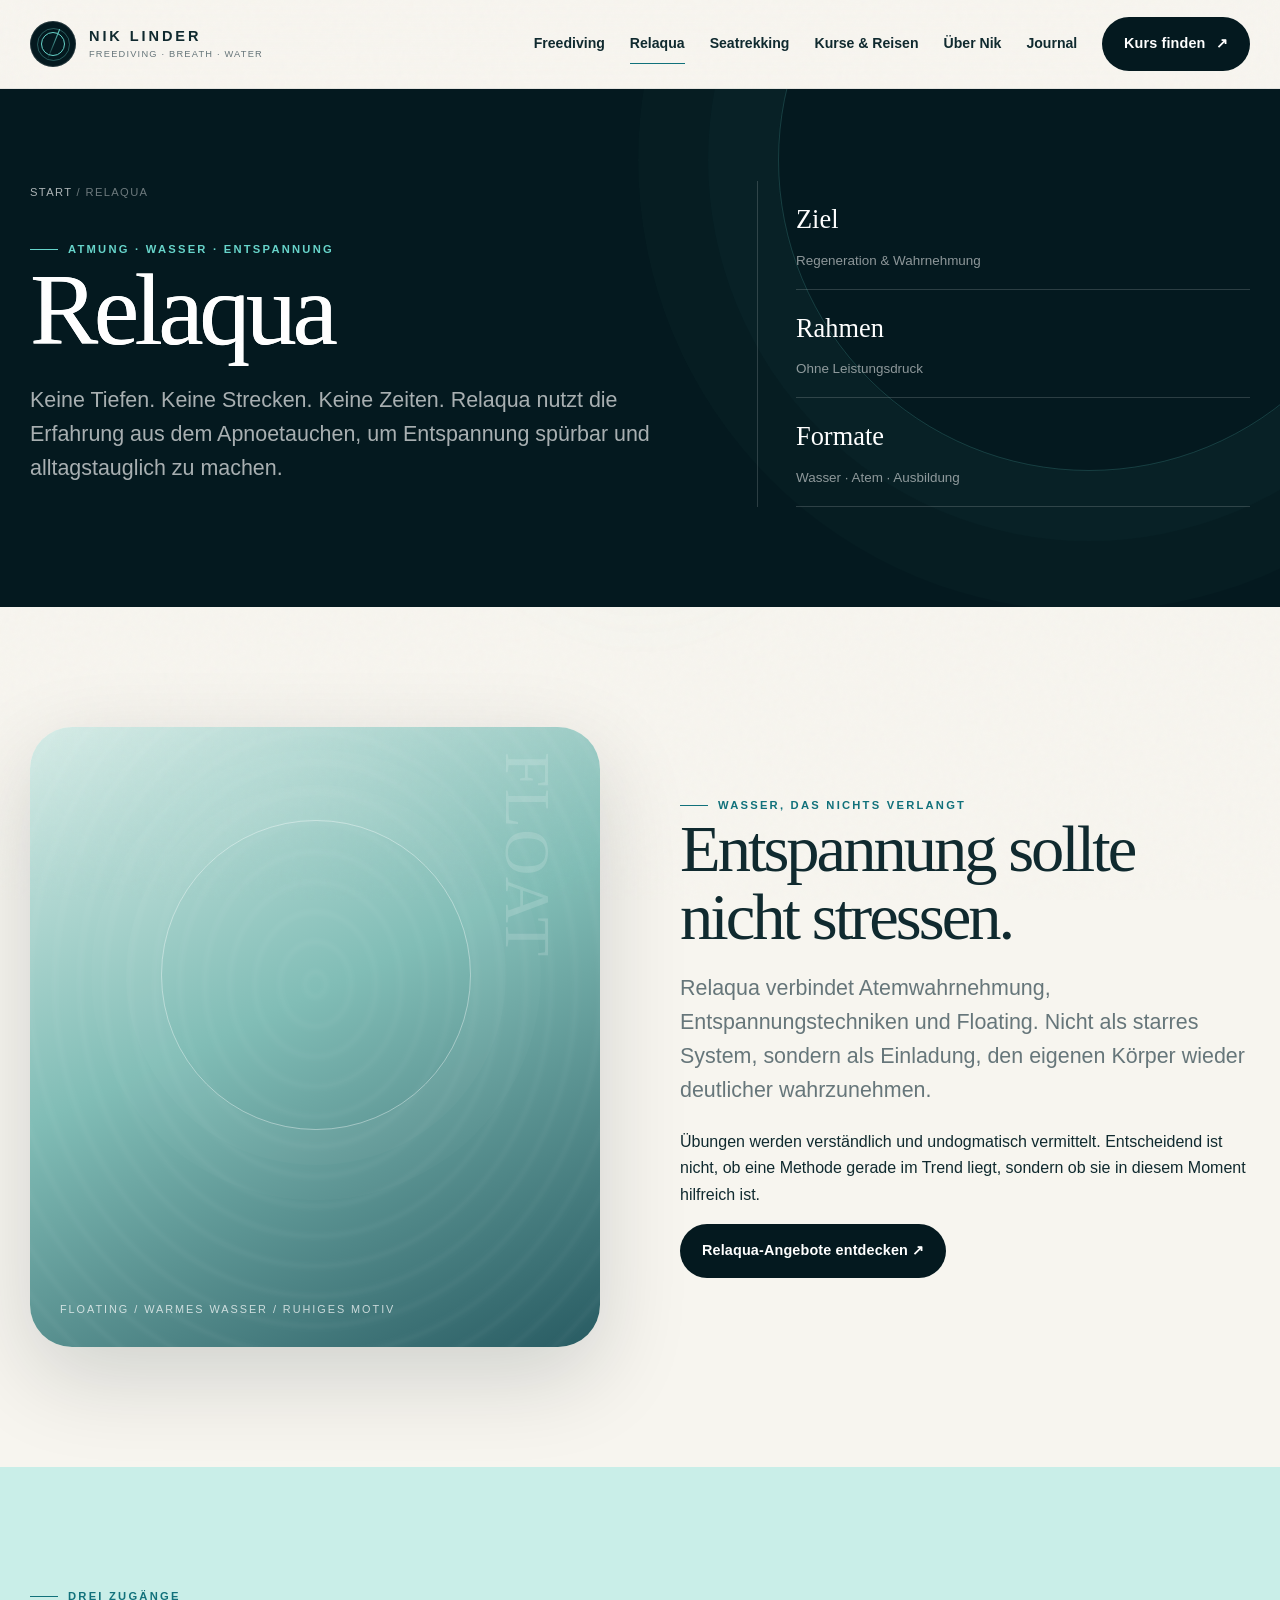
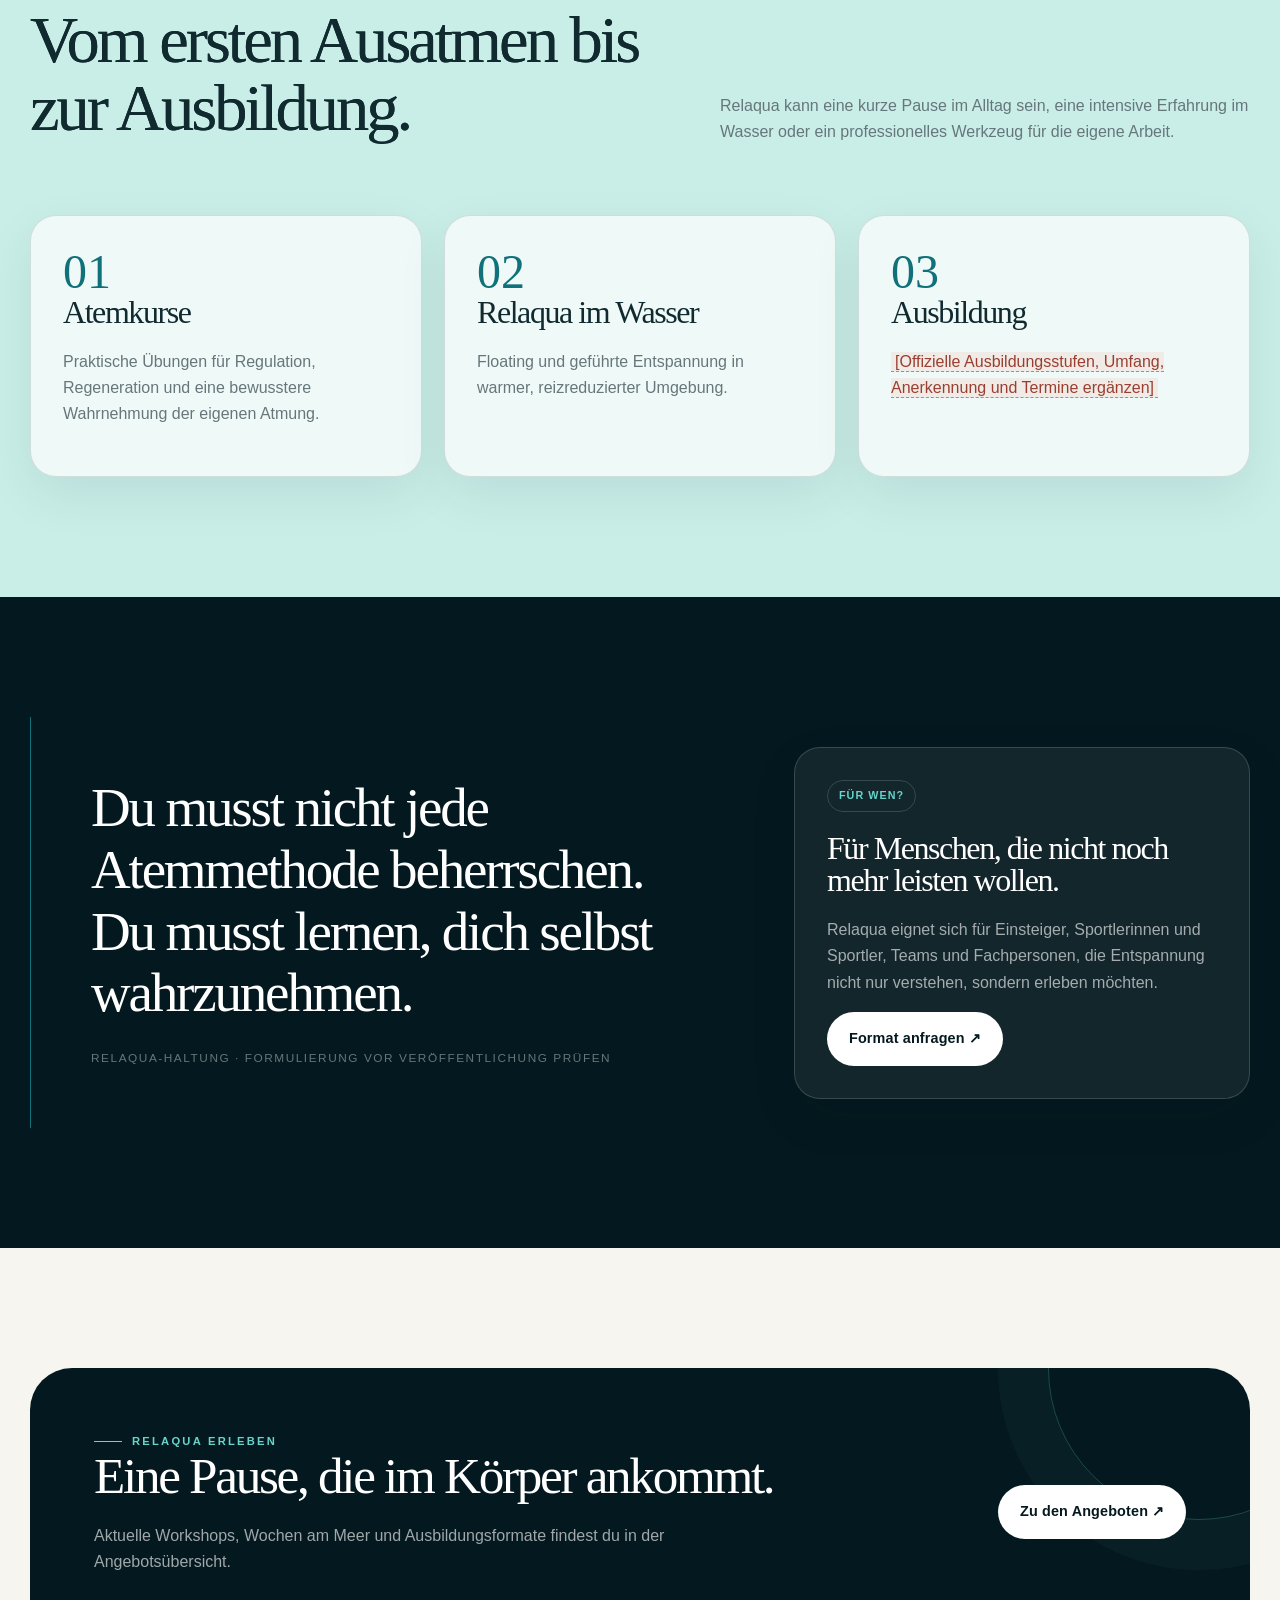
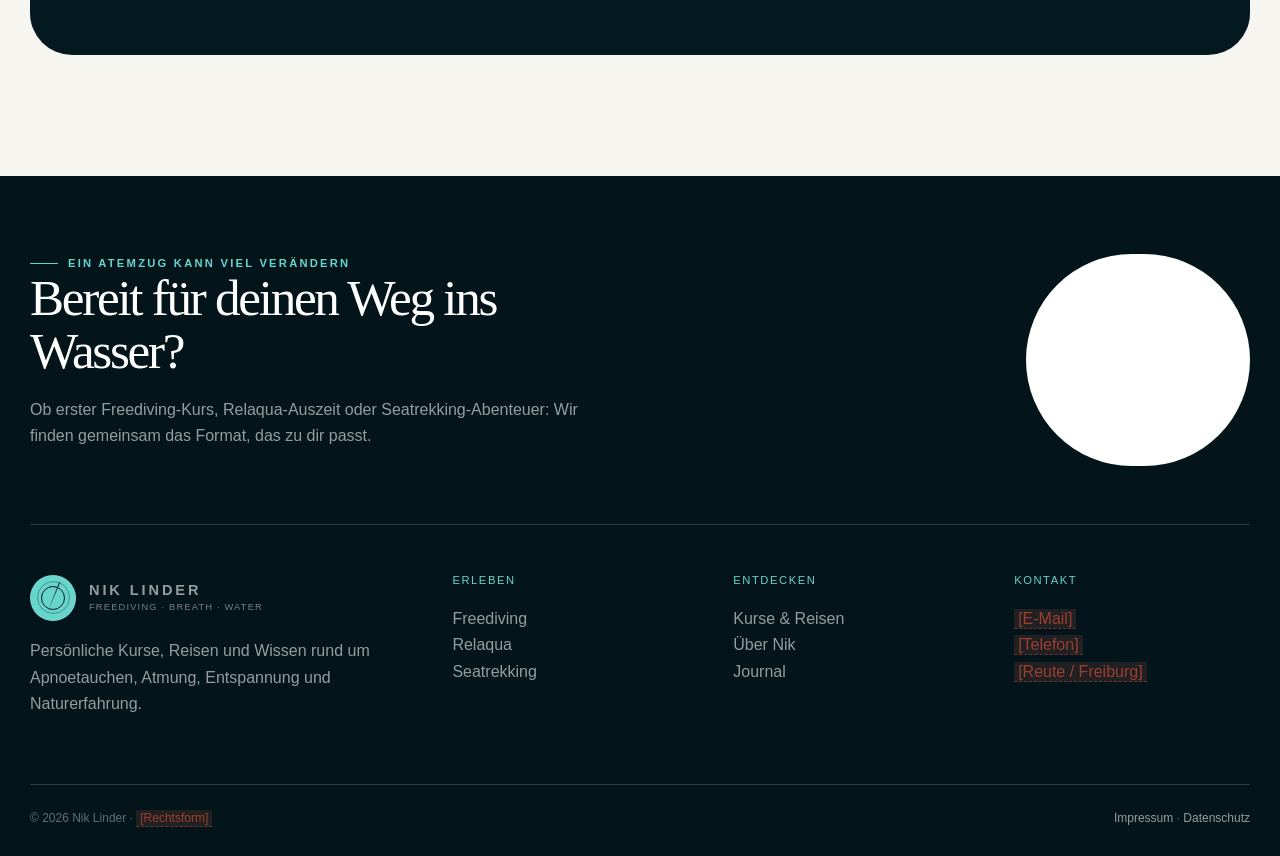
<file: relaqua.html>
<!doctype html><html lang="de"><head><meta charset="utf-8"><meta name="viewport" content="width=device-width,initial-scale=1"><title>Relaqua mit Nik Linder | Atmung & Entspannung</title><meta name="description" content="Relaqua verbindet Atmung, Wasser, Floating und undogmatische Entspannung mit Nik Linder."><meta property="og:title" content="Relaqua mit Nik Linder | Atmung & Entspannung"><meta property="og:description" content="Relaqua verbindet Atmung, Wasser, Floating und undogmatische Entspannung mit Nik Linder."><meta property="og:image" content="assets/img/og-placeholder.svg"><meta name="theme-color" content="#04191f"><link rel="stylesheet" href="assets/css/style.css"></head><body><a class="skip" href="#main">Zum Inhalt</a><header class="site-header"><div class="wrap nav"><a class="brand" href="index.html" aria-label="Nik Linder Startseite"><span class="brand-symbol"><i></i></span><span class="wordmark"><strong>NIK LINDER</strong><small>Freediving · Breath · Water</small></span></a><button class="menu-btn" aria-label="Menü öffnen" aria-expanded="false">☰</button><nav class="nav-links" aria-label="Hauptnavigation"><a href="freediving.html">Freediving</a><a href="relaqua.html" aria-current="page">Relaqua</a><a href="seatrekking.html">Seatrekking</a><a href="angebote.html">Kurse & Reisen</a><a href="ueber-nik.html">Über Nik</a><a href="blog.html">Journal</a><a class="nav-cta" href="kontakt.html">Kurs finden <span>↗</span></a></nav></div></header><main id="main"><section class="page-hero"><div class="wrap page-hero-grid"><div><div class="breadcrumbs"><a href="index.html">Start</a> / Relaqua</div><div class="eyebrow on-dark">Atmung · Wasser · Entspannung</div><h1>Relaqua</h1><p class="lead">Keine Tiefen. Keine Strecken. Keine Zeiten. Relaqua nutzt die Erfahrung aus dem Apnoetauchen, um Entspannung spürbar und alltagstauglich zu machen.</p></div><aside class="page-aside"><div class="aside-row"><strong>Ziel</strong><p>Regeneration & Wahrnehmung</p></div><div class="aside-row"><strong>Rahmen</strong><p>Ohne Leistungsdruck</p></div><div class="aside-row"><strong>Formate</strong><p>Wasser · Atem · Ausbildung</p></div></aside></div></section>
<section class="section"><div class="wrap split"><div class="image-stage soft reveal" data-label="Floating / warmes Wasser / ruhiges Motiv"><span class="vertical-word">FLOAT</span></div><div class="reveal"><div class="eyebrow">Wasser, das nichts verlangt</div><h2>Entspannung sollte nicht stressen.</h2><p class="lead">Relaqua verbindet Atemwahrnehmung, Entspannungstechniken und Floating. Nicht als starres System, sondern als Einladung, den eigenen Körper wieder deutlicher wahrzunehmen.</p><p>Übungen werden verständlich und undogmatisch vermittelt. Entscheidend ist nicht, ob eine Methode gerade im Trend liegt, sondern ob sie in diesem Moment hilfreich ist.</p><a class="btn btn-primary" href="angebote.html">Relaqua-Angebote entdecken ↗</a></div></div></section>
<section class="section mint"><div class="wrap"><div class="section-head reveal"><div><div class="eyebrow">Drei Zugänge</div><h2>Vom ersten Ausatmen bis zur Ausbildung.</h2></div><p>Relaqua kann eine kurze Pause im Alltag sein, eine intensive Erfahrung im Wasser oder ein professionelles Werkzeug für die eigene Arbeit.</p></div><div class="grid-3"><div class="card reveal"><div class="number">01</div><h3>Atemkurse</h3><p>Praktische Übungen für Regulation, Regeneration und eine bewusstere Wahrnehmung der eigenen Atmung.</p></div><div class="card reveal"><div class="number">02</div><h3>Relaqua im Wasser</h3><p>Floating und geführte Entspannung in warmer, reizreduzierter Umgebung.</p></div><div class="card reveal"><div class="number">03</div><h3>Ausbildung</h3><p><span class="placeholder">[Offizielle Ausbildungsstufen, Umfang, Anerkennung und Termine ergänzen]</span></p></div></div></div></section>
<section class="section dark"><div class="wrap split wide-left"><div class="quote-block reveal"><blockquote>Du musst nicht jede Atemmethode beherrschen. Du musst lernen, dich selbst wahrzunehmen.</blockquote><cite>Relaqua-Haltung · Formulierung vor Veröffentlichung prüfen</cite></div><div class="card dark-card reveal"><span class="tag">Für wen?</span><h3>Für Menschen, die nicht noch mehr leisten wollen.</h3><p>Relaqua eignet sich für Einsteiger, Sportlerinnen und Sportler, Teams und Fachpersonen, die Entspannung nicht nur verstehen, sondern erleben möchten.</p><a class="btn btn-light" href="kontakt.html">Format anfragen ↗</a></div></div></section>
<section class="section"><div class="wrap band reveal"><div><div class="eyebrow on-dark">Relaqua erleben</div><h2>Eine Pause, die im Körper ankommt.</h2><p>Aktuelle Workshops, Wochen am Meer und Ausbildungsformate findest du in der Angebotsübersicht.</p></div><a class="btn btn-light" href="angebote.html">Zu den Angeboten ↗</a></div></section>
</main><footer class="footer"><div class="wrap"><div class="footer-top"><div class="footer-statement"><div class="eyebrow on-dark">Ein Atemzug kann viel verändern</div><h2>Bereit für deinen Weg ins Wasser?</h2><p>Ob erster Freediving-Kurs, Relaqua-Auszeit oder Seatrekking-Abenteuer: Wir finden gemeinsam das Format, das zu dir passt.</p></div><a class="btn btn-light" href="kontakt.html">Unverbindlich anfragen ↗</a></div><div class="footer-grid"><div><a class="brand" href="index.html"><span class="brand-symbol"><i></i></span><span class="wordmark"><strong>NIK LINDER</strong><small>Freediving · Breath · Water</small></span></a><p>Persönliche Kurse, Reisen und Wissen rund um Apnoetauchen, Atmung, Entspannung und Naturerfahrung.</p></div><div><h3>Erleben</h3><p><a href="freediving.html">Freediving</a><br><a href="relaqua.html">Relaqua</a><br><a href="seatrekking.html">Seatrekking</a></p></div><div><h3>Entdecken</h3><p><a href="angebote.html">Kurse & Reisen</a><br><a href="ueber-nik.html">Über Nik</a><br><a href="blog.html">Journal</a></p></div><div><h3>Kontakt</h3><p><span class="placeholder">[E-Mail]</span><br><span class="placeholder">[Telefon]</span><br><span class="placeholder">[Reute / Freiburg]</span></p></div></div><div class="legal"><span>© 2026 Nik Linder · <span class="placeholder">[Rechtsform]</span></span><span><a href="impressum.html">Impressum</a> · <a href="datenschutz.html">Datenschutz</a></span></div></div></footer><script src="assets/js/main.js?v=20260717-2"></script></body></html>
</file>
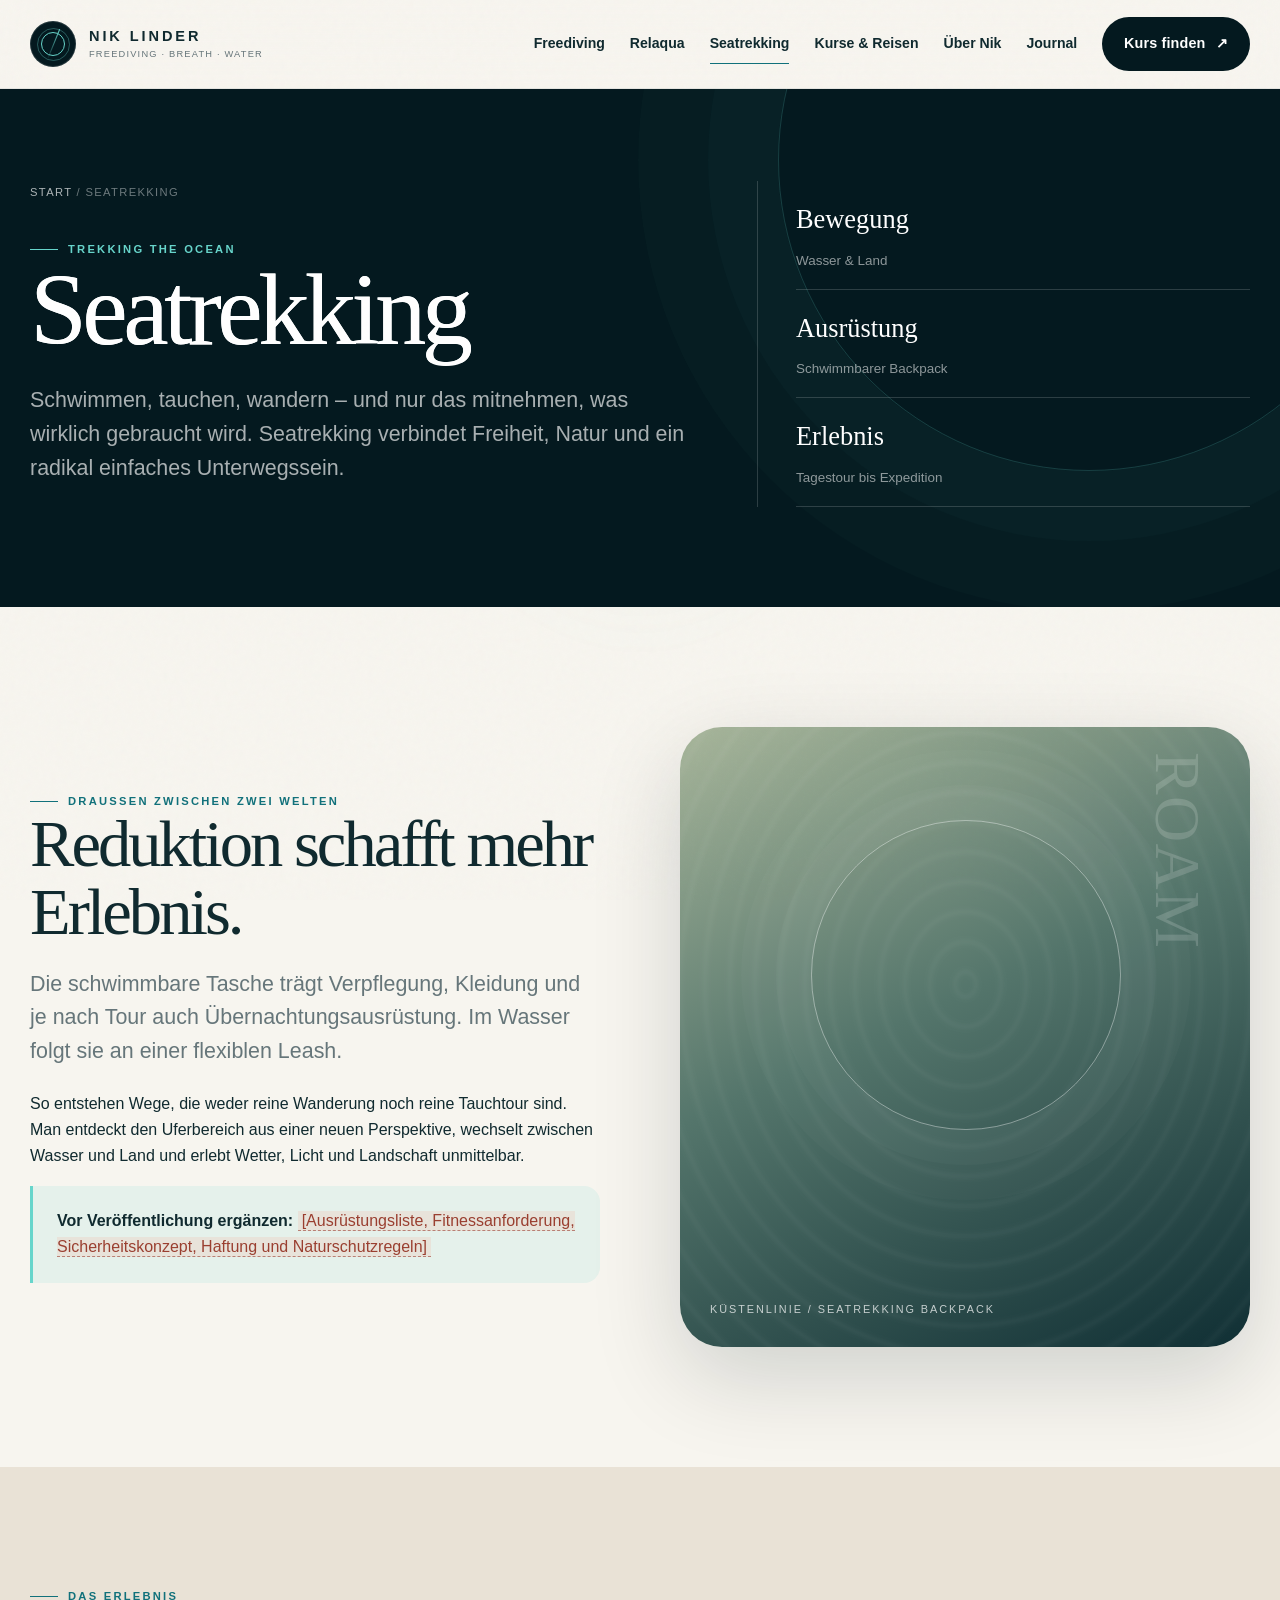
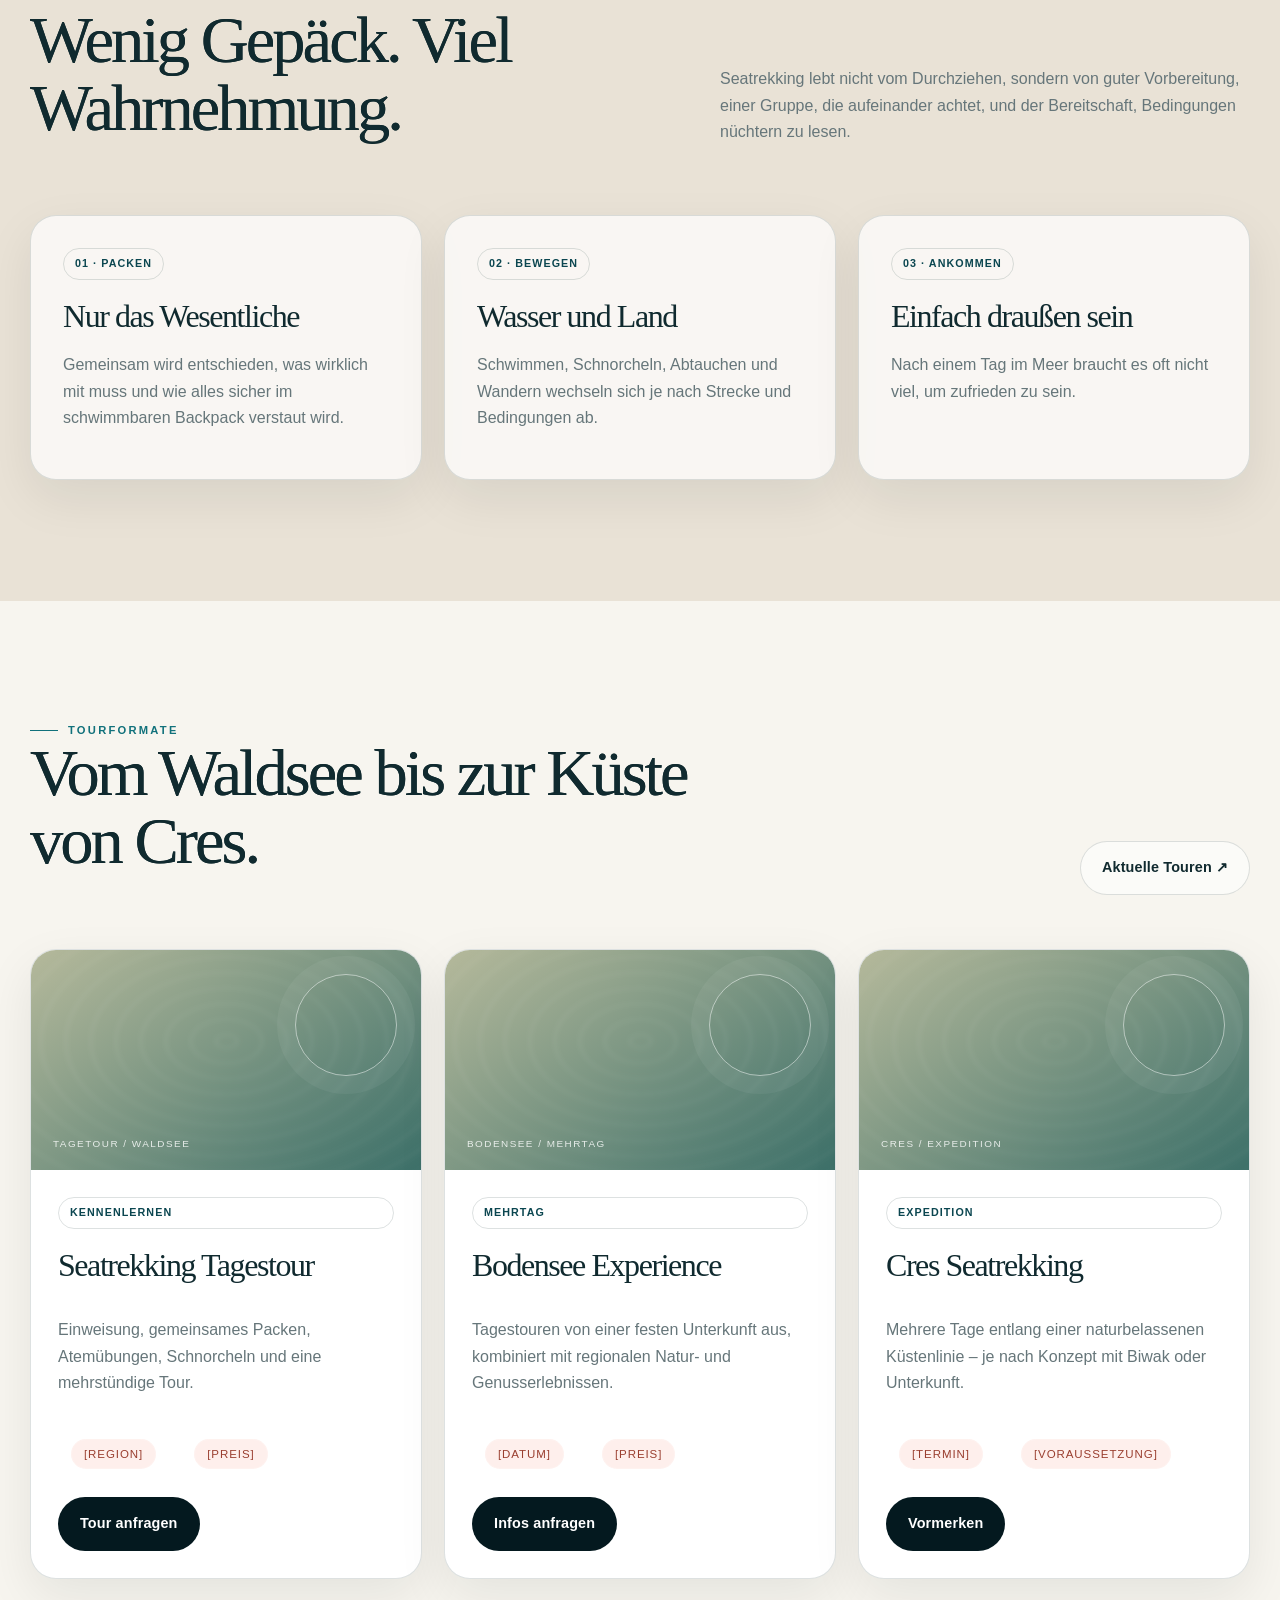
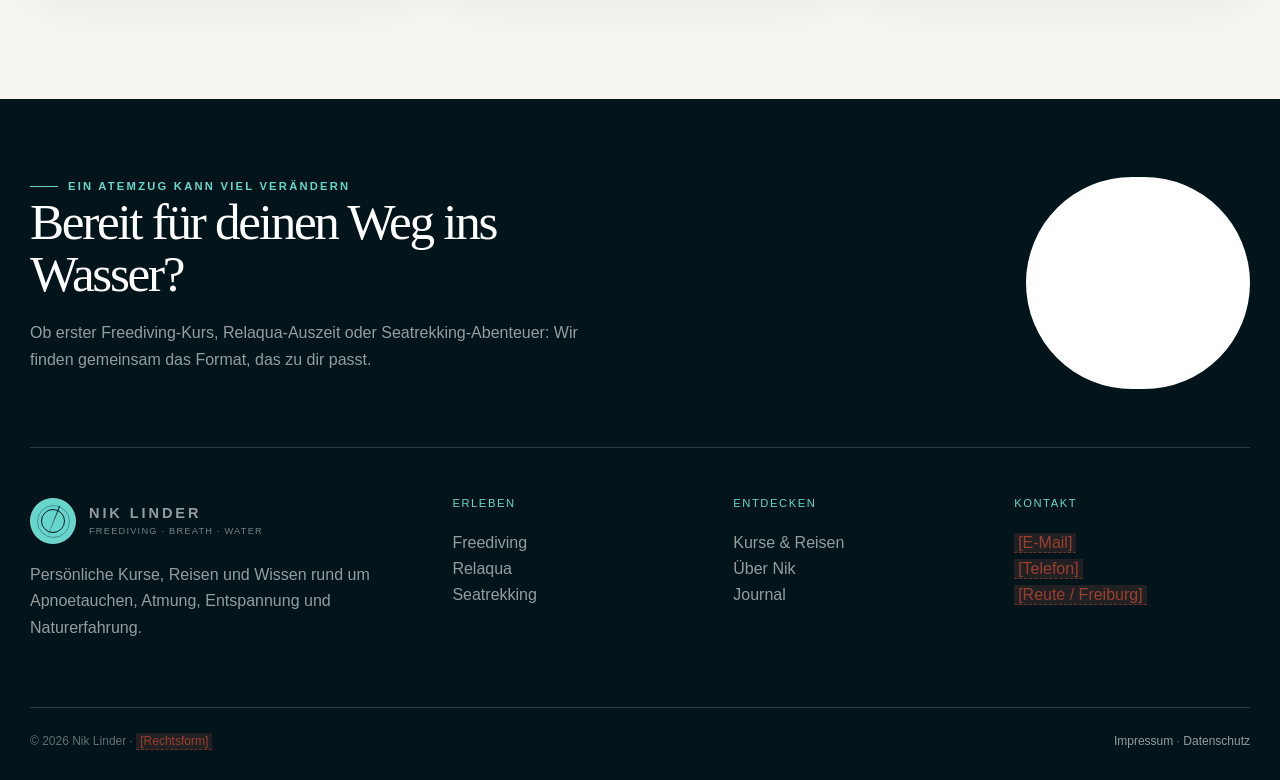
<file: seatrekking.html>
<!doctype html><html lang="de"><head><meta charset="utf-8"><meta name="viewport" content="width=device-width,initial-scale=1"><title>Seatrekking mit Nik Linder | Touren & Reisen</title><meta name="description" content="Seatrekking mit Nik Linder: Schwimmen, Tauchen, Wandern und besondere Touren zwischen Land und Wasser."><meta property="og:title" content="Seatrekking mit Nik Linder | Touren & Reisen"><meta property="og:description" content="Seatrekking mit Nik Linder: Schwimmen, Tauchen, Wandern und besondere Touren zwischen Land und Wasser."><meta property="og:image" content="assets/img/og-placeholder.svg"><meta name="theme-color" content="#04191f"><link rel="stylesheet" href="assets/css/style.css"></head><body><a class="skip" href="#main">Zum Inhalt</a><header class="site-header"><div class="wrap nav"><a class="brand" href="index.html" aria-label="Nik Linder Startseite"><span class="brand-symbol"><i></i></span><span class="wordmark"><strong>NIK LINDER</strong><small>Freediving · Breath · Water</small></span></a><button class="menu-btn" aria-label="Menü öffnen" aria-expanded="false">☰</button><nav class="nav-links" aria-label="Hauptnavigation"><a href="freediving.html">Freediving</a><a href="relaqua.html">Relaqua</a><a href="seatrekking.html" aria-current="page">Seatrekking</a><a href="angebote.html">Kurse & Reisen</a><a href="ueber-nik.html">Über Nik</a><a href="blog.html">Journal</a><a class="nav-cta" href="kontakt.html">Kurs finden <span>↗</span></a></nav></div></header><main id="main"><section class="page-hero"><div class="wrap page-hero-grid"><div><div class="breadcrumbs"><a href="index.html">Start</a> / Seatrekking</div><div class="eyebrow on-dark">Trekking the Ocean</div><h1>Seatrekking</h1><p class="lead">Schwimmen, tauchen, wandern – und nur das mitnehmen, was wirklich gebraucht wird. Seatrekking verbindet Freiheit, Natur und ein radikal einfaches Unterwegssein.</p></div><aside class="page-aside"><div class="aside-row"><strong>Bewegung</strong><p>Wasser & Land</p></div><div class="aside-row"><strong>Ausrüstung</strong><p>Schwimmbarer Backpack</p></div><div class="aside-row"><strong>Erlebnis</strong><p>Tagestour bis Expedition</p></div></aside></div></section>
<section class="section"><div class="wrap split"><div class="reveal"><div class="eyebrow">Draußen zwischen zwei Welten</div><h2>Reduktion schafft mehr Erlebnis.</h2><p class="lead">Die schwimmbare Tasche trägt Verpflegung, Kleidung und je nach Tour auch Übernachtungsausrüstung. Im Wasser folgt sie an einer flexiblen Leash.</p><p>So entstehen Wege, die weder reine Wanderung noch reine Tauchtour sind. Man entdeckt den Uferbereich aus einer neuen Perspektive, wechselt zwischen Wasser und Land und erlebt Wetter, Licht und Landschaft unmittelbar.</p><div class="notice"><strong>Vor Veröffentlichung ergänzen:</strong> <span class="placeholder">[Ausrüstungsliste, Fitnessanforderung, Sicherheitskonzept, Haftung und Naturschutzregeln]</span></div></div><div class="image-stage land reveal" data-label="Küstenlinie / Seatrekking Backpack"><span class="vertical-word">ROAM</span></div></div></section>
<section class="section sand"><div class="wrap"><div class="section-head reveal"><div><div class="eyebrow">Das Erlebnis</div><h2>Wenig Gepäck. Viel Wahrnehmung.</h2></div><p>Seatrekking lebt nicht vom Durchziehen, sondern von guter Vorbereitung, einer Gruppe, die aufeinander achtet, und der Bereitschaft, Bedingungen nüchtern zu lesen.</p></div><div class="grid-3"><div class="card reveal"><span class="tag">01 · Packen</span><h3>Nur das Wesentliche</h3><p>Gemeinsam wird entschieden, was wirklich mit muss und wie alles sicher im schwimmbaren Backpack verstaut wird.</p></div><div class="card reveal"><span class="tag">02 · Bewegen</span><h3>Wasser und Land</h3><p>Schwimmen, Schnorcheln, Abtauchen und Wandern wechseln sich je nach Strecke und Bedingungen ab.</p></div><div class="card reveal"><span class="tag">03 · Ankommen</span><h3>Einfach draußen sein</h3><p>Nach einem Tag im Meer braucht es oft nicht viel, um zufrieden zu sein.</p></div></div></div></section>
<section class="section"><div class="wrap"><div class="section-head reveal"><div><div class="eyebrow">Tourformate</div><h2>Vom Waldsee bis zur Küste von Cres.</h2></div><a class="btn btn-secondary" href="angebote.html">Aktuelle Touren ↗</a></div><div class="course-grid"><article class="course-card reveal" data-theme="trekking"><div class="course-image" data-label="TAGETOUR / WALDSEE"></div><div class="course-body"><span class="tag">Kennenlernen</span><h3>Seatrekking Tagestour</h3><p>Einweisung, gemeinsames Packen, Atemübungen, Schnorcheln und eine mehrstündige Tour.</p><div class="meta"><span><span class="placeholder">[Region]</span></span><span><span class="placeholder">[Preis]</span></span></div><a class="btn btn-primary" href="kontakt.html">Tour anfragen</a></div></article><article class="course-card reveal" data-theme="trekking"><div class="course-image" data-label="BODENSEE / MEHRTAG"></div><div class="course-body"><span class="tag">Mehrtag</span><h3>Bodensee Experience</h3><p>Tagestouren von einer festen Unterkunft aus, kombiniert mit regionalen Natur- und Genusserlebnissen.</p><div class="meta"><span><span class="placeholder">[Datum]</span></span><span><span class="placeholder">[Preis]</span></span></div><a class="btn btn-primary" href="kontakt.html">Infos anfragen</a></div></article><article class="course-card reveal" data-theme="trekking"><div class="course-image" data-label="CRES / EXPEDITION"></div><div class="course-body"><span class="tag">Expedition</span><h3>Cres Seatrekking</h3><p>Mehrere Tage entlang einer naturbelassenen Küstenlinie – je nach Konzept mit Biwak oder Unterkunft.</p><div class="meta"><span><span class="placeholder">[Termin]</span></span><span><span class="placeholder">[Voraussetzung]</span></span></div><a class="btn btn-primary" href="kontakt.html">Vormerken</a></div></article></div></div></section>
</main><footer class="footer"><div class="wrap"><div class="footer-top"><div class="footer-statement"><div class="eyebrow on-dark">Ein Atemzug kann viel verändern</div><h2>Bereit für deinen Weg ins Wasser?</h2><p>Ob erster Freediving-Kurs, Relaqua-Auszeit oder Seatrekking-Abenteuer: Wir finden gemeinsam das Format, das zu dir passt.</p></div><a class="btn btn-light" href="kontakt.html">Unverbindlich anfragen ↗</a></div><div class="footer-grid"><div><a class="brand" href="index.html"><span class="brand-symbol"><i></i></span><span class="wordmark"><strong>NIK LINDER</strong><small>Freediving · Breath · Water</small></span></a><p>Persönliche Kurse, Reisen und Wissen rund um Apnoetauchen, Atmung, Entspannung und Naturerfahrung.</p></div><div><h3>Erleben</h3><p><a href="freediving.html">Freediving</a><br><a href="relaqua.html">Relaqua</a><br><a href="seatrekking.html">Seatrekking</a></p></div><div><h3>Entdecken</h3><p><a href="angebote.html">Kurse & Reisen</a><br><a href="ueber-nik.html">Über Nik</a><br><a href="blog.html">Journal</a></p></div><div><h3>Kontakt</h3><p><span class="placeholder">[E-Mail]</span><br><span class="placeholder">[Telefon]</span><br><span class="placeholder">[Reute / Freiburg]</span></p></div></div><div class="legal"><span>© 2026 Nik Linder · <span class="placeholder">[Rechtsform]</span></span><span><a href="impressum.html">Impressum</a> · <a href="datenschutz.html">Datenschutz</a></span></div></div></footer><script src="assets/js/main.js?v=20260717-2"></script></body></html>
</file>
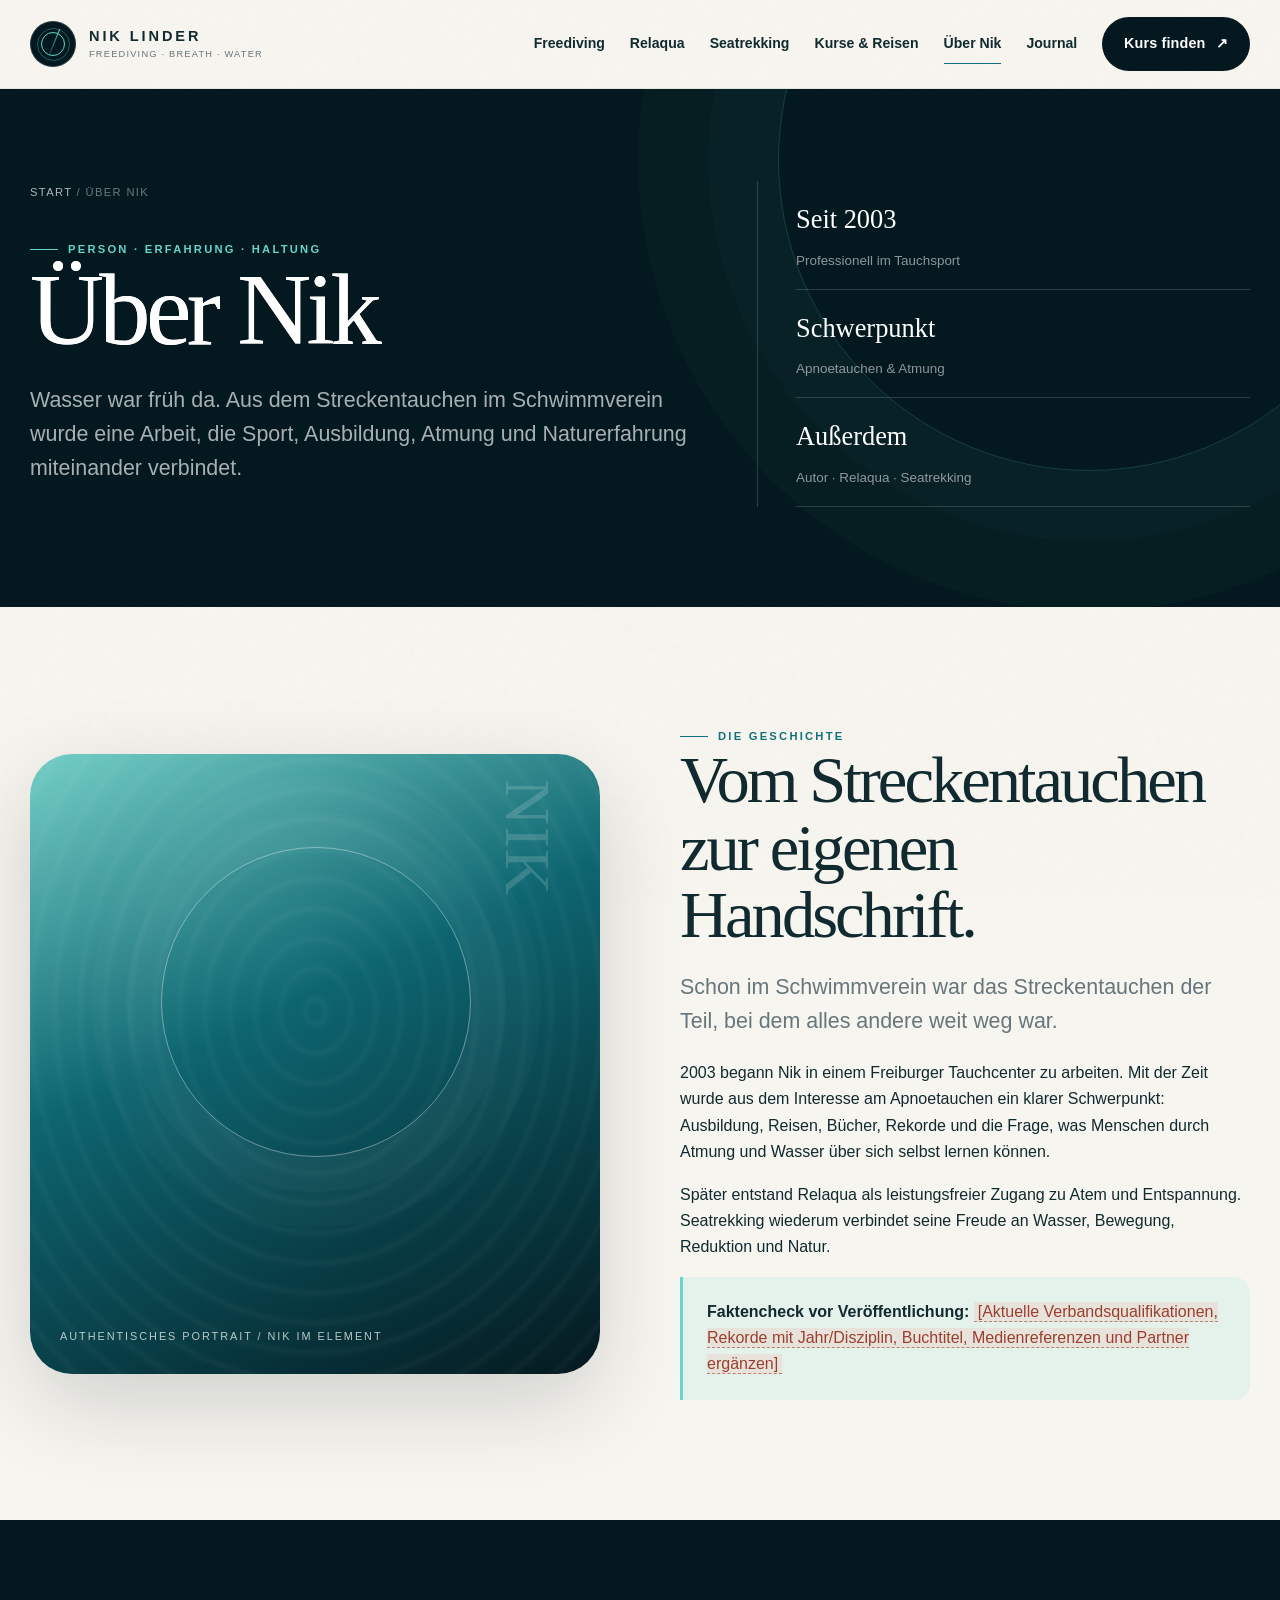
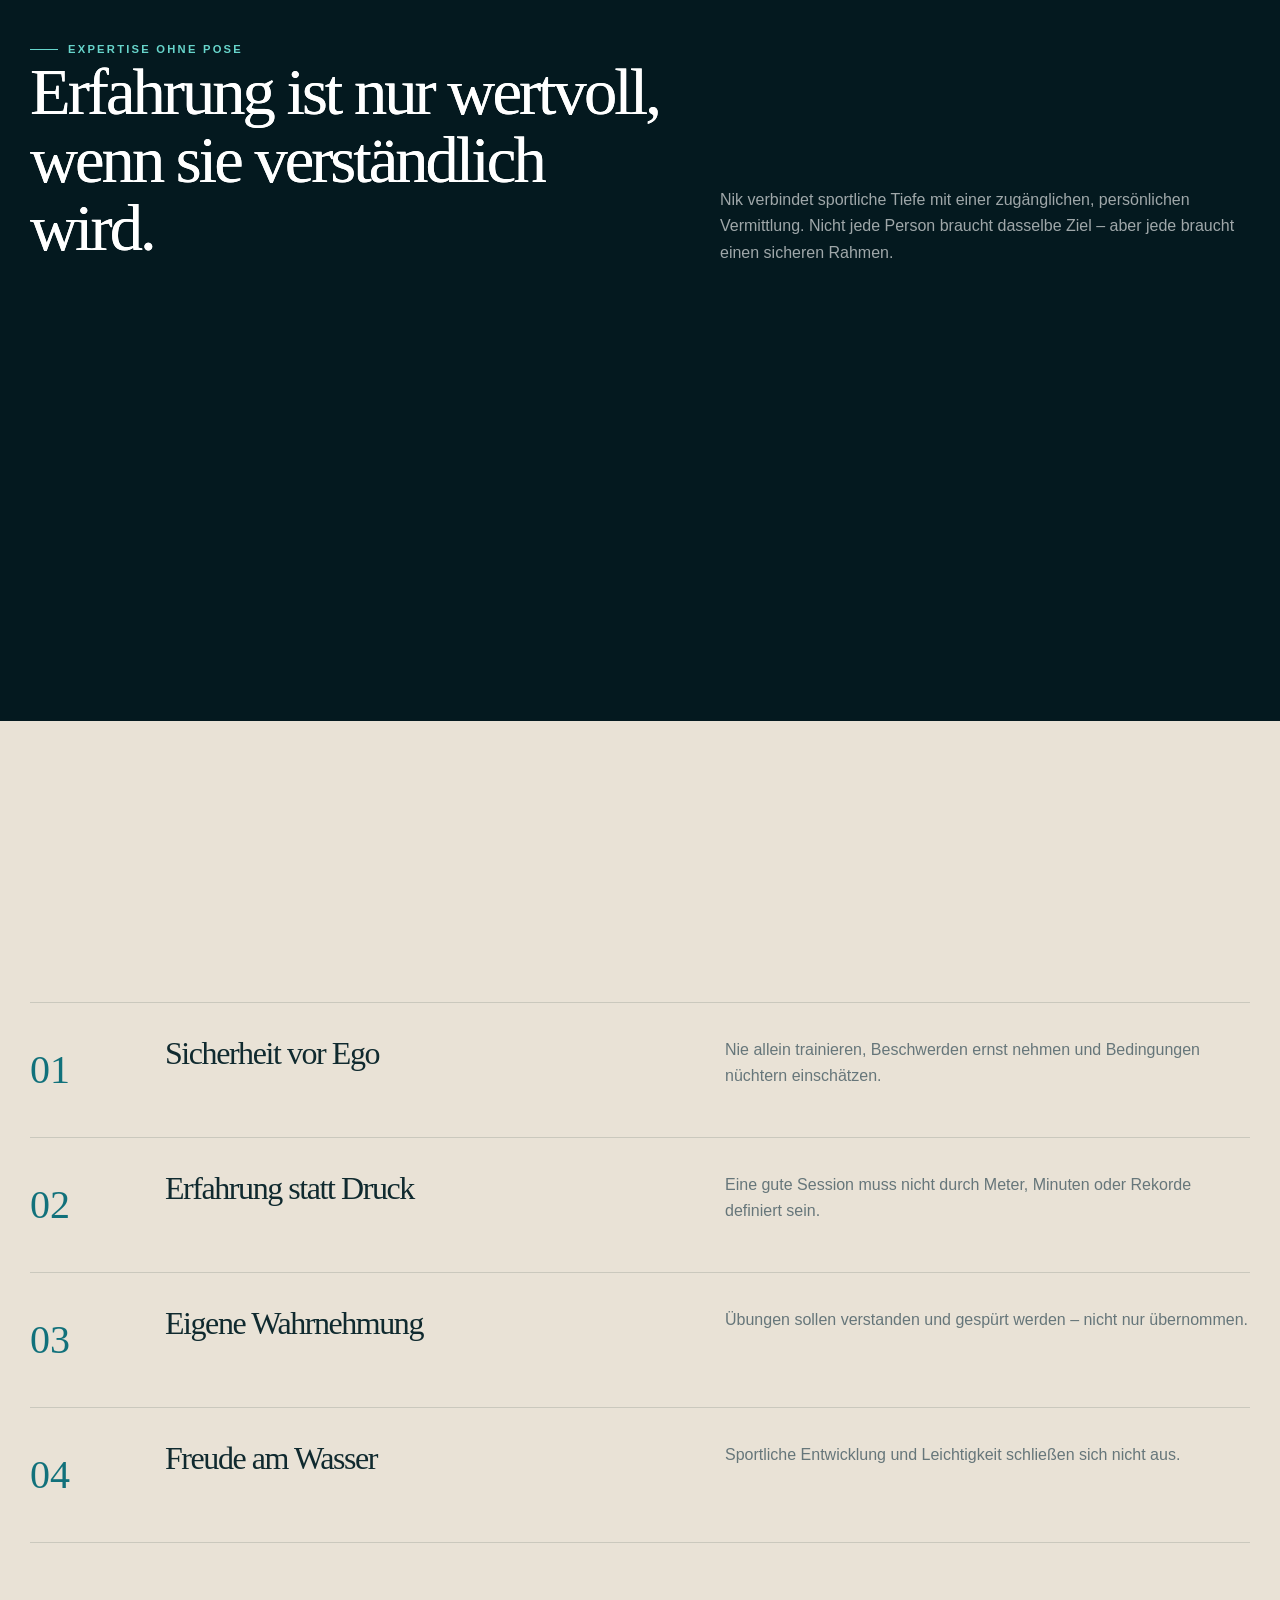
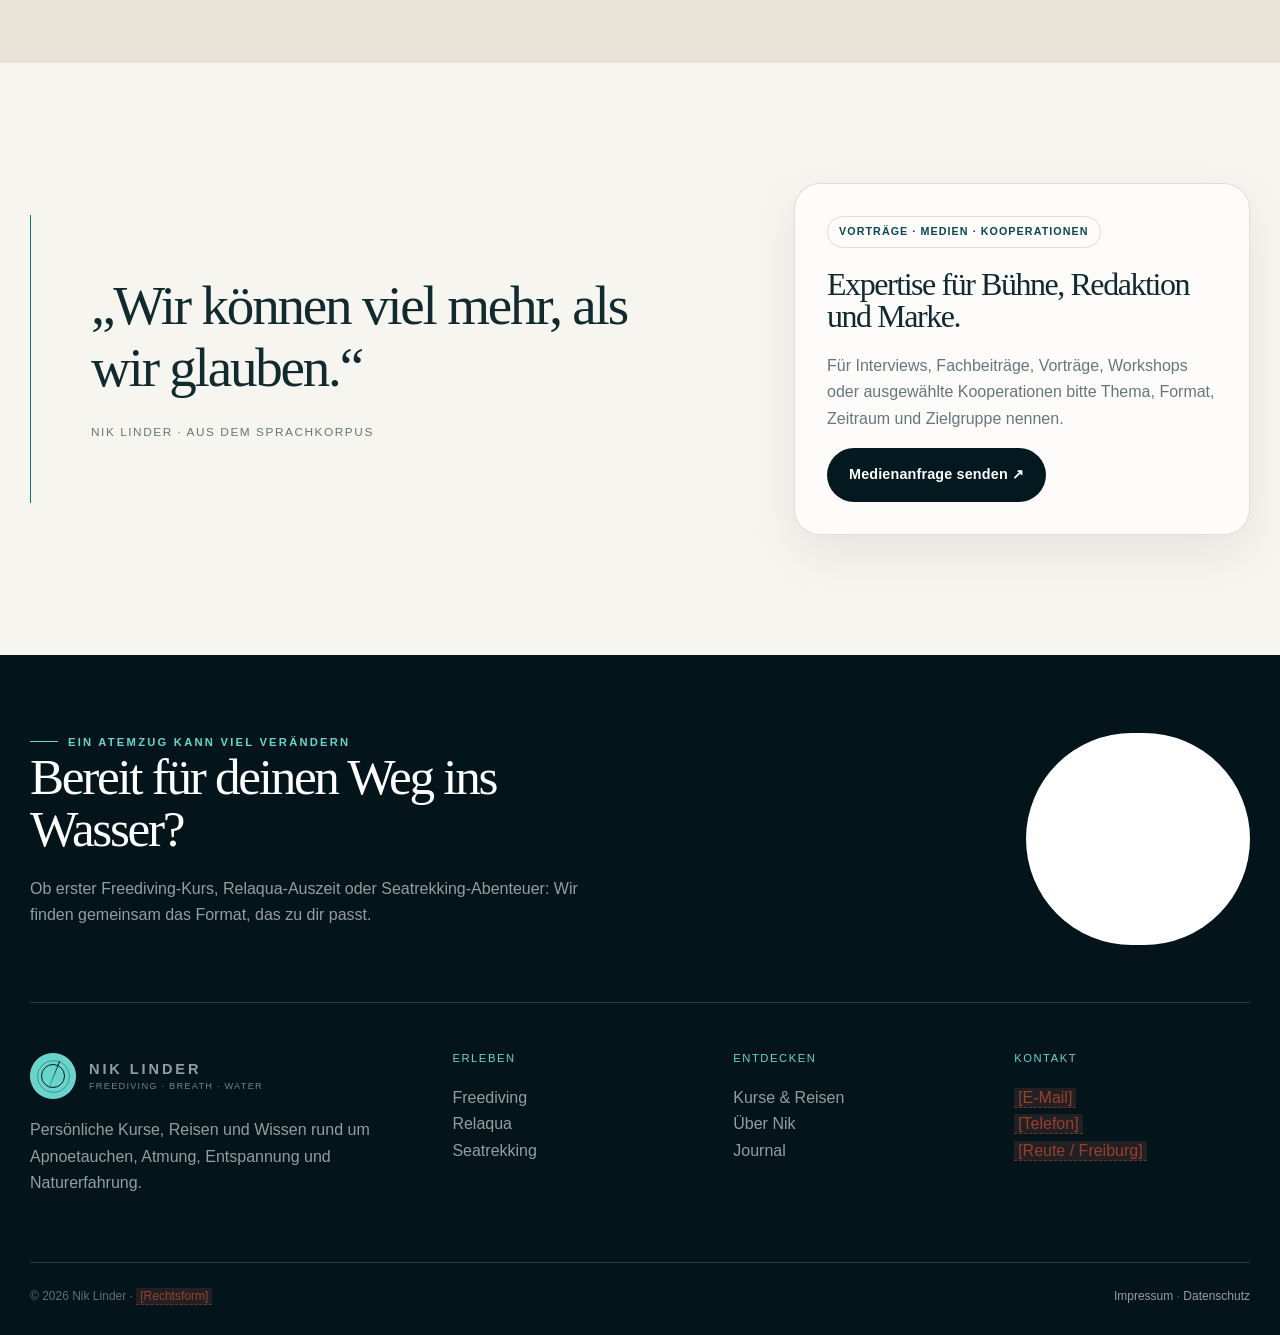
<file: ueber-nik.html>
<!doctype html><html lang="de"><head><meta charset="utf-8"><meta name="viewport" content="width=device-width,initial-scale=1"><title>Über Nik Linder | Freediver, Autor & Ausbilder</title><meta name="description" content="Nik Linder: Freediver, Apnoetauchlehrer, Autor, Relaqua-Entwickler und Seatrekker aus dem Raum Freiburg."><meta property="og:title" content="Über Nik Linder | Freediver, Autor & Ausbilder"><meta property="og:description" content="Nik Linder: Freediver, Apnoetauchlehrer, Autor, Relaqua-Entwickler und Seatrekker aus dem Raum Freiburg."><meta property="og:image" content="assets/img/og-placeholder.svg"><meta name="theme-color" content="#04191f"><link rel="stylesheet" href="assets/css/style.css"></head><body><a class="skip" href="#main">Zum Inhalt</a><header class="site-header"><div class="wrap nav"><a class="brand" href="index.html" aria-label="Nik Linder Startseite"><span class="brand-symbol"><i></i></span><span class="wordmark"><strong>NIK LINDER</strong><small>Freediving · Breath · Water</small></span></a><button class="menu-btn" aria-label="Menü öffnen" aria-expanded="false">☰</button><nav class="nav-links" aria-label="Hauptnavigation"><a href="freediving.html">Freediving</a><a href="relaqua.html">Relaqua</a><a href="seatrekking.html">Seatrekking</a><a href="angebote.html">Kurse & Reisen</a><a href="ueber-nik.html" aria-current="page">Über Nik</a><a href="blog.html">Journal</a><a class="nav-cta" href="kontakt.html">Kurs finden <span>↗</span></a></nav></div></header><main id="main"><section class="page-hero"><div class="wrap page-hero-grid"><div><div class="breadcrumbs"><a href="index.html">Start</a> / Über Nik</div><div class="eyebrow on-dark">Person · Erfahrung · Haltung</div><h1>Über Nik</h1><p class="lead">Wasser war früh da. Aus dem Streckentauchen im Schwimmverein wurde eine Arbeit, die Sport, Ausbildung, Atmung und Naturerfahrung miteinander verbindet.</p></div><aside class="page-aside"><div class="aside-row"><strong>Seit 2003</strong><p>Professionell im Tauchsport</p></div><div class="aside-row"><strong>Schwerpunkt</strong><p>Apnoetauchen & Atmung</p></div><div class="aside-row"><strong>Außerdem</strong><p>Autor · Relaqua · Seatrekking</p></div></aside></div></section>
<section class="section"><div class="wrap split"><div class="image-stage reveal" data-label="Authentisches Portrait / Nik im Element"><span class="vertical-word">NIK</span></div><div class="reveal"><div class="eyebrow">Die Geschichte</div><h2>Vom Streckentauchen zur eigenen Handschrift.</h2><p class="lead">Schon im Schwimmverein war das Streckentauchen der Teil, bei dem alles andere weit weg war.</p><p>2003 begann Nik in einem Freiburger Tauchcenter zu arbeiten. Mit der Zeit wurde aus dem Interesse am Apnoetauchen ein klarer Schwerpunkt: Ausbildung, Reisen, Bücher, Rekorde und die Frage, was Menschen durch Atmung und Wasser über sich selbst lernen können.</p><p>Später entstand Relaqua als leistungsfreier Zugang zu Atem und Entspannung. Seatrekking wiederum verbindet seine Freude an Wasser, Bewegung, Reduktion und Natur.</p><div class="notice"><strong>Faktencheck vor Veröffentlichung:</strong> <span class="placeholder">[Aktuelle Verbandsqualifikationen, Rekorde mit Jahr/Disziplin, Buchtitel, Medienreferenzen und Partner ergänzen]</span></div></div></div></section>
<section class="section dark"><div class="wrap"><div class="section-head reveal"><div><div class="eyebrow on-dark">Expertise ohne Pose</div><h2>Erfahrung ist nur wertvoll, wenn sie verständlich wird.</h2></div><p>Nik verbindet sportliche Tiefe mit einer zugänglichen, persönlichen Vermittlung. Nicht jede Person braucht dasselbe Ziel – aber jede braucht einen sicheren Rahmen.</p></div><div class="grid-3"><div class="card dark-card reveal"><span class="tag">Ausbildung</span><h3>Apnoetauchlehrer</h3><p><span class="placeholder">[Aktuelle Instructor-Level und Verbände]</span></p></div><div class="card dark-card reveal"><span class="tag">Autor</span><h3>Bücher & Fachbeiträge</h3><p>Publikationen zu Atmung, Freediving, Relaqua und Erlebnissen im Wasser. <span class="placeholder">[Titel verlinken]</span></p></div><div class="card dark-card reveal"><span class="tag">Pionierarbeit</span><h3>Relaqua & Seatrekking</h3><p>Entwicklung eigener Konzepte und außergewöhnliche Projekte wie die Bodensee-Umrundung 2022.</p></div></div></div></section>
<section class="section sand"><div class="wrap"><div class="section-head reveal"><div><div class="eyebrow">Die Haltung</div><h2>Ruhe ist keine Nebensache.</h2></div></div><div class="steps"><div class="step reveal"><h3>Sicherheit vor Ego</h3><p>Nie allein trainieren, Beschwerden ernst nehmen und Bedingungen nüchtern einschätzen.</p></div><div class="step reveal"><h3>Erfahrung statt Druck</h3><p>Eine gute Session muss nicht durch Meter, Minuten oder Rekorde definiert sein.</p></div><div class="step reveal"><h3>Eigene Wahrnehmung</h3><p>Übungen sollen verstanden und gespürt werden – nicht nur übernommen.</p></div><div class="step reveal"><h3>Freude am Wasser</h3><p>Sportliche Entwicklung und Leichtigkeit schließen sich nicht aus.</p></div></div></div></section>
<section class="section"><div class="wrap split wide-left"><div class="quote-block reveal"><blockquote>„Wir können viel mehr, als wir glauben.“</blockquote><cite>Nik Linder · aus dem Sprachkorpus</cite></div><div class="card reveal"><span class="tag">Vorträge · Medien · Kooperationen</span><h3>Expertise für Bühne, Redaktion und Marke.</h3><p>Für Interviews, Fachbeiträge, Vorträge, Workshops oder ausgewählte Kooperationen bitte Thema, Format, Zeitraum und Zielgruppe nennen.</p><a class="btn btn-primary" href="kontakt.html">Medienanfrage senden ↗</a></div></div></section>
</main><footer class="footer"><div class="wrap"><div class="footer-top"><div class="footer-statement"><div class="eyebrow on-dark">Ein Atemzug kann viel verändern</div><h2>Bereit für deinen Weg ins Wasser?</h2><p>Ob erster Freediving-Kurs, Relaqua-Auszeit oder Seatrekking-Abenteuer: Wir finden gemeinsam das Format, das zu dir passt.</p></div><a class="btn btn-light" href="kontakt.html">Unverbindlich anfragen ↗</a></div><div class="footer-grid"><div><a class="brand" href="index.html"><span class="brand-symbol"><i></i></span><span class="wordmark"><strong>NIK LINDER</strong><small>Freediving · Breath · Water</small></span></a><p>Persönliche Kurse, Reisen und Wissen rund um Apnoetauchen, Atmung, Entspannung und Naturerfahrung.</p></div><div><h3>Erleben</h3><p><a href="freediving.html">Freediving</a><br><a href="relaqua.html">Relaqua</a><br><a href="seatrekking.html">Seatrekking</a></p></div><div><h3>Entdecken</h3><p><a href="angebote.html">Kurse & Reisen</a><br><a href="ueber-nik.html">Über Nik</a><br><a href="blog.html">Journal</a></p></div><div><h3>Kontakt</h3><p><span class="placeholder">[E-Mail]</span><br><span class="placeholder">[Telefon]</span><br><span class="placeholder">[Reute / Freiburg]</span></p></div></div><div class="legal"><span>© 2026 Nik Linder · <span class="placeholder">[Rechtsform]</span></span><span><a href="impressum.html">Impressum</a> · <a href="datenschutz.html">Datenschutz</a></span></div></div></footer><script src="assets/js/main.js?v=20260717-2"></script></body></html>
</file>
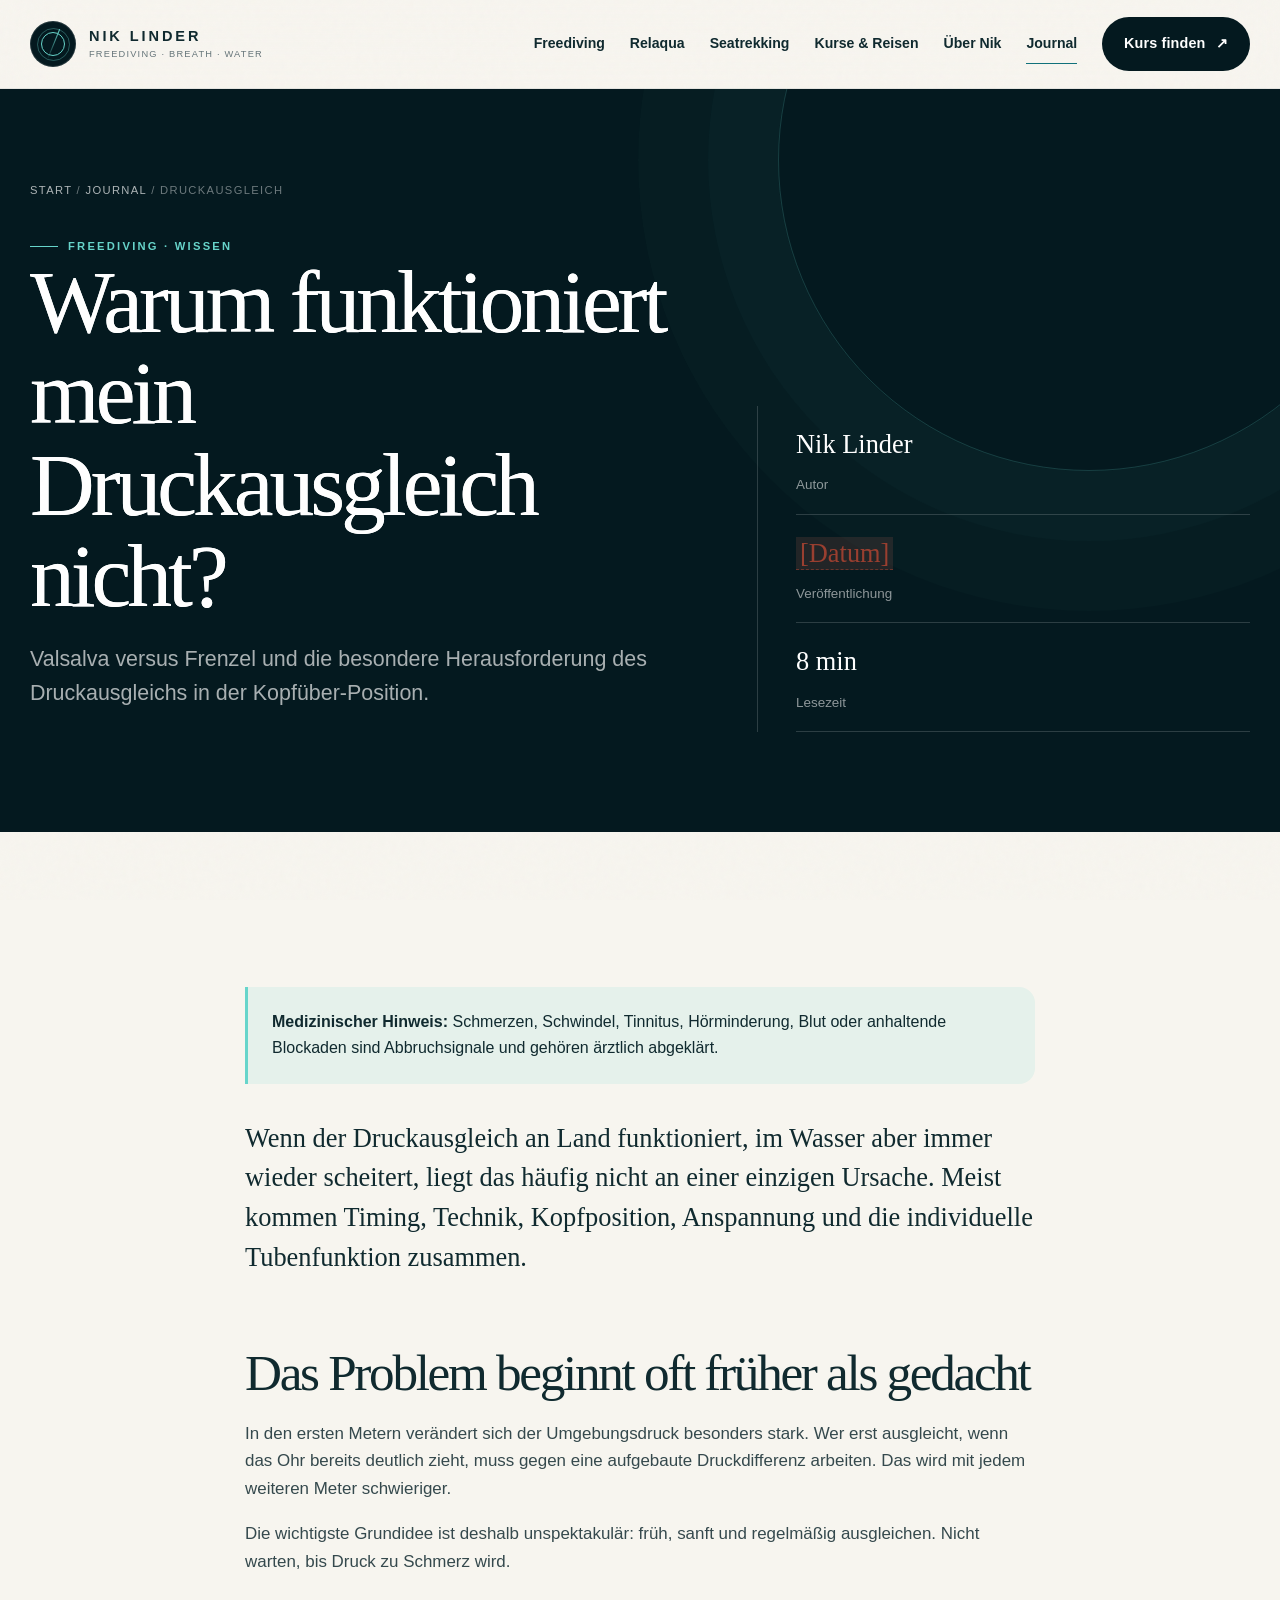
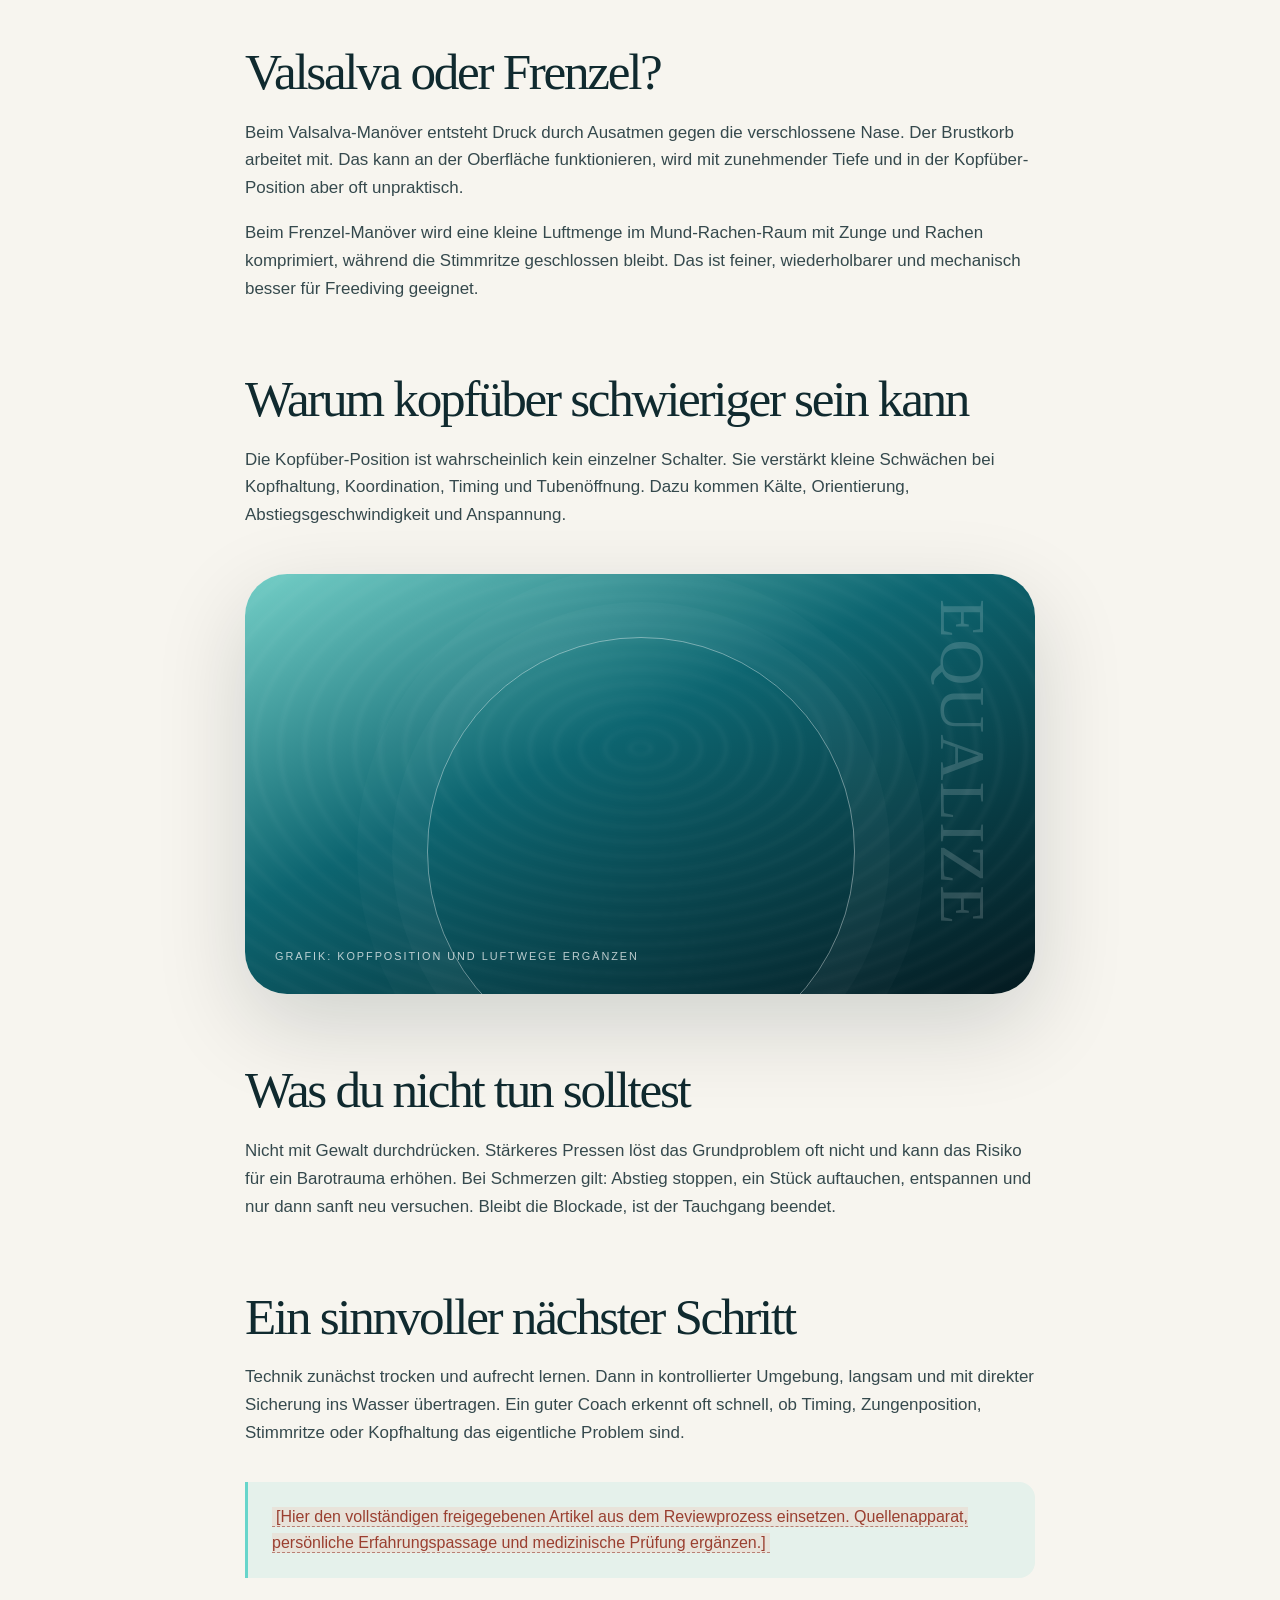
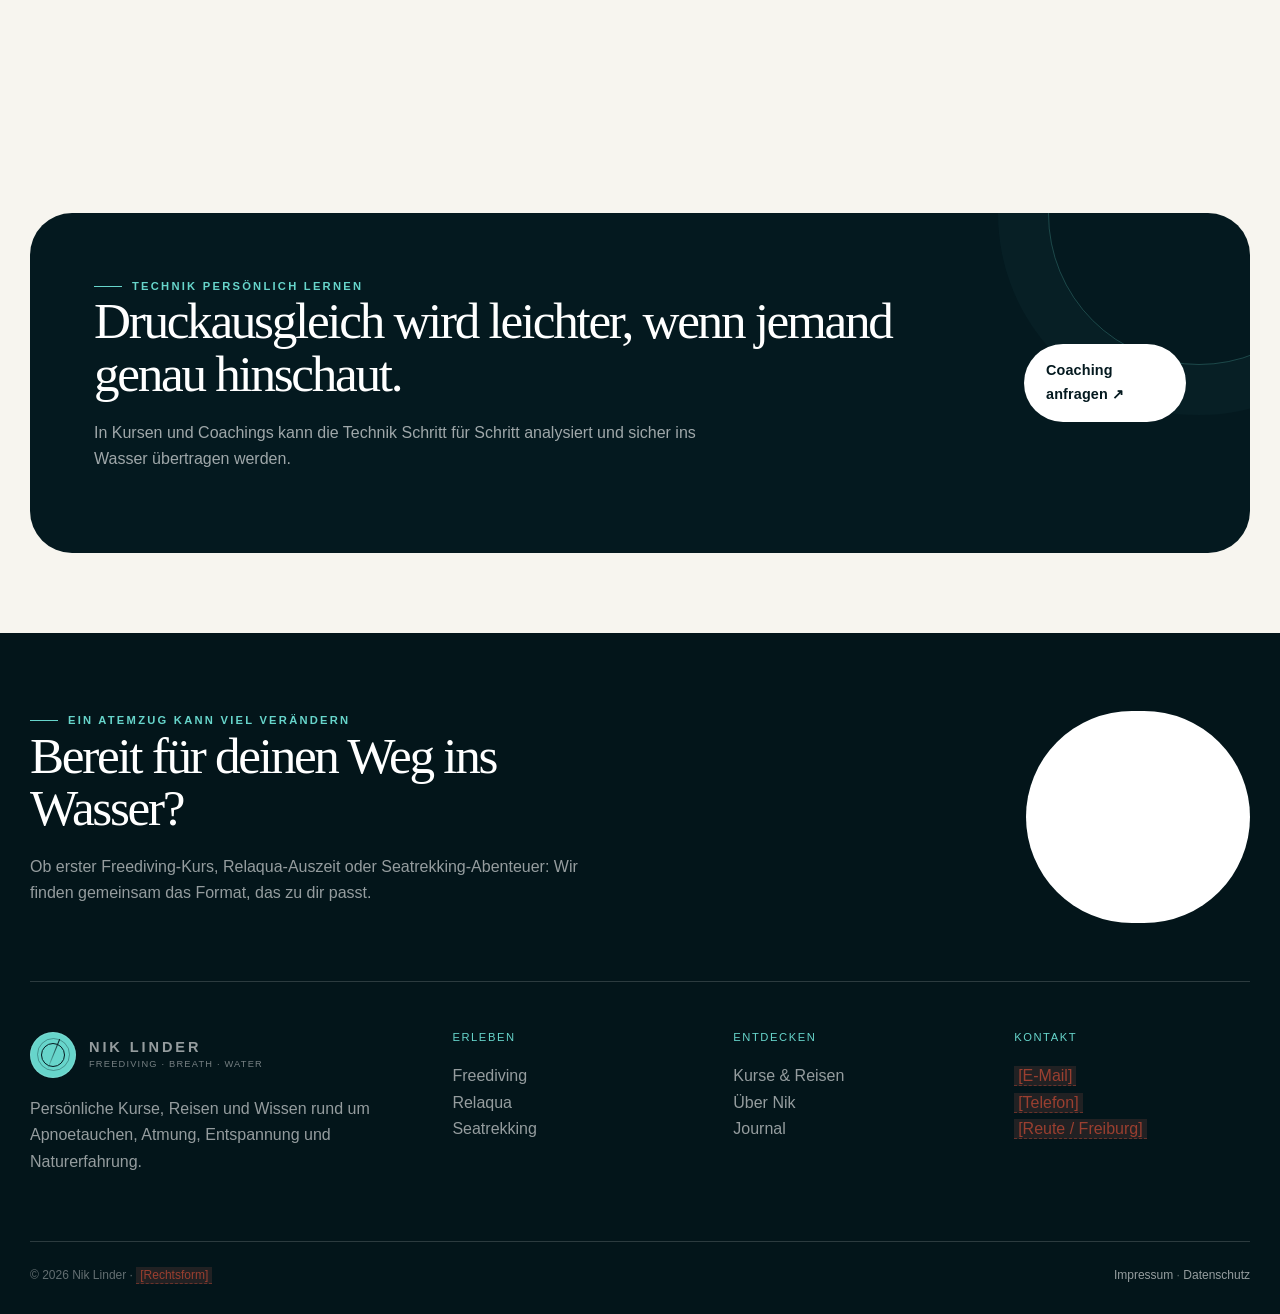
<file: blog/druckausgleich.html>
<!doctype html><html lang="de"><head><meta charset="utf-8"><script>document.documentElement.classList.add('js')</script><meta name="viewport" content="width=device-width,initial-scale=1"><title>Druckausgleich beim Freediving | Nik Linder</title><meta name="description" content="Warum der Druckausgleich beim Freediving scheitert: Valsalva, Frenzel, Kopfüber-Position und sichere Praxis."><meta property="og:title" content="Druckausgleich beim Freediving | Nik Linder"><meta property="og:description" content="Warum der Druckausgleich beim Freediving scheitert: Valsalva, Frenzel, Kopfüber-Position und sichere Praxis."><meta property="og:image" content="../assets/img/og-placeholder.svg"><meta name="theme-color" content="#04191f"><link rel="icon" href="../assets/img/favicon.svg" type="image/svg+xml"><link rel="stylesheet" href="../assets/css/style.css"></head><body><a class="skip" href="#main">Zum Inhalt</a><header class="site-header"><div class="wrap nav"><a class="brand" href="../index.html" aria-label="Nik Linder Startseite"><span class="brand-symbol"><i></i></span><span class="wordmark"><strong>NIK LINDER</strong><small>Freediving · Breath · Water</small></span></a><button class="menu-btn" aria-label="Menü öffnen" aria-expanded="false">☰</button><nav class="nav-links" aria-label="Hauptnavigation"><a href="../freediving.html">Freediving</a><a href="../relaqua.html">Relaqua</a><a href="../seatrekking.html">Seatrekking</a><a href="../angebote.html">Kurse & Reisen</a><a href="../ueber-nik.html">Über Nik</a><a href="../blog.html" aria-current="page">Journal</a><a class="nav-cta" href="../kontakt.html">Kurs finden <span>↗</span></a></nav></div></header><main id="main">
<section class="page-hero"><div class="wrap page-hero-grid"><div><div class="breadcrumbs"><a href="../index.html">Start</a> / <a href="../blog.html">Journal</a> / Druckausgleich</div><div class="eyebrow on-dark">Freediving · Wissen</div><h1 style="font-size:clamp(3.5rem,7vw,6.6rem)">Warum funktioniert mein Druckausgleich nicht?</h1><p class="lead">Valsalva versus Frenzel und die besondere Herausforderung des Druckausgleichs in der Kopfüber-Position.</p></div><aside class="page-aside"><div class="aside-row"><strong>Nik Linder</strong><p>Autor</p></div><div class="aside-row"><strong><span class="placeholder">[Datum]</span></strong><p>Veröffentlichung</p></div><div class="aside-row"><strong>8 min</strong><p>Lesezeit</p></div></aside></div></section>
<section class="section"><article class="wrap article-body"><div class="notice"><strong>Medizinischer Hinweis:</strong> Schmerzen, Schwindel, Tinnitus, Hörminderung, Blut oder anhaltende Blockaden sind Abbruchsignale und gehören ärztlich abgeklärt.</div><p class="article-intro">Wenn der Druckausgleich an Land funktioniert, im Wasser aber immer wieder scheitert, liegt das häufig nicht an einer einzigen Ursache. Meist kommen Timing, Technik, Kopfposition, Anspannung und die individuelle Tubenfunktion zusammen.</p><h2>Das Problem beginnt oft früher als gedacht</h2><p>In den ersten Metern verändert sich der Umgebungsdruck besonders stark. Wer erst ausgleicht, wenn das Ohr bereits deutlich zieht, muss gegen eine aufgebaute Druckdifferenz arbeiten. Das wird mit jedem weiteren Meter schwieriger.</p><p>Die wichtigste Grundidee ist deshalb unspektakulär: früh, sanft und regelmäßig ausgleichen. Nicht warten, bis Druck zu Schmerz wird.</p><h2>Valsalva oder Frenzel?</h2><p>Beim Valsalva-Manöver entsteht Druck durch Ausatmen gegen die verschlossene Nase. Der Brustkorb arbeitet mit. Das kann an der Oberfläche funktionieren, wird mit zunehmender Tiefe und in der Kopfüber-Position aber oft unpraktisch.</p><p>Beim Frenzel-Manöver wird eine kleine Luftmenge im Mund-Rachen-Raum mit Zunge und Rachen komprimiert, während die Stimmritze geschlossen bleibt. Das ist feiner, wiederholbarer und mechanisch besser für Freediving geeignet.</p><h2>Warum kopfüber schwieriger sein kann</h2><p>Die Kopfüber-Position ist wahrscheinlich kein einzelner Schalter. Sie verstärkt kleine Schwächen bei Kopfhaltung, Koordination, Timing und Tubenöffnung. Dazu kommen Kälte, Orientierung, Abstiegsgeschwindigkeit und Anspannung.</p><div class="image-stage" style="min-height:420px;margin:45px 0" data-label="Grafik: Kopfposition und Luftwege ergänzen"><span class="vertical-word">EQUALIZE</span></div><h2>Was du nicht tun solltest</h2><p>Nicht mit Gewalt durchdrücken. Stärkeres Pressen löst das Grundproblem oft nicht und kann das Risiko für ein Barotrauma erhöhen. Bei Schmerzen gilt: Abstieg stoppen, ein Stück auftauchen, entspannen und nur dann sanft neu versuchen. Bleibt die Blockade, ist der Tauchgang beendet.</p><h2>Ein sinnvoller nächster Schritt</h2><p>Technik zunächst trocken und aufrecht lernen. Dann in kontrollierter Umgebung, langsam und mit direkter Sicherung ins Wasser übertragen. Ein guter Coach erkennt oft schnell, ob Timing, Zungenposition, Stimmritze oder Kopfhaltung das eigentliche Problem sind.</p><div class="notice"><span class="placeholder">[Hier den vollständigen freigegebenen Artikel aus dem Reviewprozess einsetzen. Quellenapparat, persönliche Erfahrungspassage und medizinische Prüfung ergänzen.]</span></div></article></section>
<section class="section-sm"><div class="wrap band"><div><div class="eyebrow on-dark">Technik persönlich lernen</div><h2>Druckausgleich wird leichter, wenn jemand genau hinschaut.</h2><p>In Kursen und Coachings kann die Technik Schritt für Schritt analysiert und sicher ins Wasser übertragen werden.</p></div><a class="btn btn-light" href="../kontakt.html">Coaching anfragen ↗</a></div></section>
</main><footer class="footer"><div class="wrap"><div class="footer-top"><div class="footer-statement"><div class="eyebrow on-dark">Ein Atemzug kann viel verändern</div><h2>Bereit für deinen Weg ins Wasser?</h2><p>Ob erster Freediving-Kurs, Relaqua-Auszeit oder Seatrekking-Abenteuer: Wir finden gemeinsam das Format, das zu dir passt.</p></div><a class="btn btn-light" href="../kontakt.html">Unverbindlich anfragen ↗</a></div><div class="footer-grid"><div><a class="brand" href="../index.html"><span class="brand-symbol"><i></i></span><span class="wordmark"><strong>NIK LINDER</strong><small>Freediving · Breath · Water</small></span></a><p>Persönliche Kurse, Reisen und Wissen rund um Apnoetauchen, Atmung, Entspannung und Naturerfahrung.</p></div><div><h3>Erleben</h3><p><a href="../freediving.html">Freediving</a><br><a href="../relaqua.html">Relaqua</a><br><a href="../seatrekking.html">Seatrekking</a></p></div><div><h3>Entdecken</h3><p><a href="../angebote.html">Kurse & Reisen</a><br><a href="../ueber-nik.html">Über Nik</a><br><a href="../blog.html">Journal</a></p></div><div><h3>Kontakt</h3><p><span class="placeholder">[E-Mail]</span><br><span class="placeholder">[Telefon]</span><br><span class="placeholder">[Reute / Freiburg]</span></p></div></div><div class="legal"><span>© 2026 Nik Linder · <span class="placeholder">[Rechtsform]</span></span><span><a href="../impressum.html">Impressum</a> · <a href="../datenschutz.html">Datenschutz</a></span></div></div></footer><script src="../assets/js/main.js?v=20260717-2"></script></body></html>
</file>
<file: assets/css/style.css>
:root{
  --abyss:#04191f;--abyss-2:#082a31;--deep:#0b4650;--current:#11717b;
  --aqua:#67d5cb;--mint:#c9eee8;--salt:#f7f5ef;--sand:#e9e2d6;
  --coral:#f17b62;--ink:#102a2f;--muted:#66767a;--white:#fff;
  --line:rgba(16,42,47,.14);--line-light:rgba(255,255,255,.16);
  --shadow:0 30px 90px rgba(4,25,31,.16);--shadow-soft:0 18px 50px rgba(4,25,31,.08);
  --radius-sm:16px;--radius:26px;--radius-lg:42px;--max:1220px;
  --display:"Iowan Old Style","Palatino Linotype",Palatino,Baskerville,Georgia,serif;
  --sans:"Avenir Next",Avenir,"Helvetica Neue",Helvetica,Arial,sans-serif;
}
*{box-sizing:border-box}html{scroll-behavior:smooth}body{margin:0;font-family:var(--sans);color:var(--ink);background:var(--salt);line-height:1.65;-webkit-font-smoothing:antialiased}body.menu-open{overflow:hidden}
a{color:inherit;text-decoration:none}button,input,textarea,select{font:inherit}img{max-width:100%;display:block}.wrap{width:min(calc(100% - 48px),var(--max));margin-inline:auto}.skip{position:absolute;left:-999px;top:10px;background:#fff;color:#000;padding:10px 14px;z-index:1000}.skip:focus{left:10px}
.site-header{position:sticky;top:0;z-index:100;background:rgba(247,245,239,.88);border-bottom:1px solid rgba(16,42,47,.08);backdrop-filter:blur(22px);transition:.25s}.site-header.scrolled{box-shadow:0 8px 30px rgba(4,25,31,.08)}.nav{height:88px;display:flex;align-items:center;justify-content:space-between;gap:30px}.brand{display:inline-flex;align-items:center;gap:13px;min-width:max-content}.brand-symbol{width:46px;height:46px;border-radius:50%;position:relative;display:grid;place-items:center;background:var(--abyss);box-shadow:inset 0 0 0 1px rgba(255,255,255,.12)}.brand-symbol:before,.brand-symbol:after{content:"";position:absolute;border:1px solid var(--aqua);border-radius:50%}.brand-symbol:before{width:22px;height:22px}.brand-symbol:after{width:31px;height:31px;opacity:.35}.brand-symbol i{width:1px;height:33px;background:linear-gradient(var(--aqua),transparent);display:block;transform:rotate(22deg)}.wordmark{display:grid;line-height:1}.wordmark strong{font-size:.91rem;letter-spacing:.2em}.wordmark small{margin-top:6px;color:var(--muted);font-size:.58rem;letter-spacing:.13em;text-transform:uppercase}.nav-links{display:flex;align-items:center;gap:25px;font-size:.88rem;font-weight:650}.nav-links>a:not(.nav-cta){position:relative}.nav-links>a:not(.nav-cta):after{content:"";position:absolute;left:0;right:100%;bottom:-8px;height:1px;background:var(--current);transition:.25s}.nav-links>a:hover:after,.nav-links>a[aria-current="page"]:after{right:0}.nav-cta,.btn{display:inline-flex;align-items:center;justify-content:center;gap:10px;border:1px solid transparent;border-radius:999px;padding:14px 21px;font-weight:750;font-size:.9rem;letter-spacing:.01em;cursor:pointer;transition:transform .25s,background .25s,border-color .25s,color .25s}.nav-cta,.btn-primary{background:var(--abyss);color:#fff}.nav-cta:hover,.btn-primary:hover{background:var(--current);transform:translateY(-2px)}.btn-secondary{border-color:var(--line);background:rgba(255,255,255,.55)}.btn-secondary:hover{border-color:var(--current);color:var(--current);transform:translateY(-2px)}.btn-light{background:#fff;color:var(--abyss)}.btn-light:hover{background:var(--mint);transform:translateY(-2px)}.btn-link{padding:0;border-radius:0;border-bottom:1px solid currentColor}.menu-btn{display:none;border:0;background:none;padding:10px;color:var(--ink);font-size:1.4rem}
.eyebrow{display:flex;align-items:center;gap:10px;text-transform:uppercase;letter-spacing:.2em;font-size:.7rem;font-weight:850;color:var(--current)}.eyebrow:before{content:"";width:28px;height:1px;background:currentColor}.eyebrow.on-dark{color:var(--aqua)}h1,h2,h3,h4{font-family:var(--display);font-weight:500;line-height:1.02;margin:0 0 20px;letter-spacing:-.045em}h1{font-size:clamp(3.8rem,8vw,8.2rem)}h2{font-size:clamp(2.7rem,5.2vw,5.25rem)}h3{font-size:clamp(1.6rem,2.6vw,2.3rem)}h4{font-size:1.35rem}.lead{font-size:clamp(1.08rem,1.7vw,1.34rem);line-height:1.58;color:var(--muted);max-width:700px}.muted{color:var(--muted)}.kicker{font-size:.82rem;text-transform:uppercase;letter-spacing:.14em;font-weight:800}.placeholder{display:inline;background:rgba(241,123,98,.12);color:#9a3f30;border-bottom:1px dashed rgba(154,63,48,.6);padding:1px 4px}.micro{font-size:.78rem;color:var(--muted)}
.hero{position:relative;min-height:calc(100vh - 88px);overflow:hidden;background:var(--abyss);color:#fff;display:grid;align-items:center;padding:70px 0 80px}.hero:before{content:"";position:absolute;inset:0;background:radial-gradient(circle at 84% 26%,rgba(103,213,203,.24),transparent 28%),linear-gradient(100deg,transparent 58%,rgba(255,255,255,.025) 58%)}.hero:after{content:"";position:absolute;inset:0;opacity:.14;background-image:linear-gradient(rgba(255,255,255,.12) 1px,transparent 1px);background-size:100% 84px;mask-image:linear-gradient(90deg,transparent 50%,#000)}.hero-grid{position:relative;z-index:1;display:grid;grid-template-columns:1.05fr .95fr;gap:70px;align-items:center}.hero-copy h1{max-width:820px}.hero-copy h1 em{font-style:italic;color:var(--aqua)}.hero-copy .lead{color:rgba(255,255,255,.68);max-width:670px}.hero-actions{display:flex;gap:12px;flex-wrap:wrap;margin-top:34px}.hero-proof{display:flex;gap:28px;flex-wrap:wrap;margin-top:46px;padding-top:25px;border-top:1px solid var(--line-light)}.hero-proof div{display:grid;gap:3px}.hero-proof strong{font-family:var(--display);font-size:1.35rem;font-weight:500}.hero-proof span{font-size:.72rem;letter-spacing:.09em;text-transform:uppercase;color:rgba(255,255,255,.5)}
.depth-visual{min-height:650px;position:relative}.portrait-frame{position:absolute;inset:3% 7% 0 15%;border-radius:48% 48% 20px 20px;overflow:hidden;background:linear-gradient(180deg,rgba(103,213,203,.55),rgba(11,70,80,.62) 35%,#051e25 84%),radial-gradient(circle at 48% 28%,rgba(255,255,255,.25),transparent 18%);box-shadow:0 50px 110px rgba(0,0,0,.35);border:1px solid rgba(255,255,255,.14)}.portrait-frame:before{content:"";position:absolute;left:50%;top:18%;width:42%;aspect-ratio:1;border-radius:50%;transform:translateX(-50%);background:rgba(4,25,31,.28);box-shadow:0 135px 0 55px rgba(4,25,31,.26)}.portrait-frame:after{content:"PORTRAIT / UNTERWASSER-MOTIV";position:absolute;left:28px;bottom:26px;font-size:.67rem;letter-spacing:.2em;color:rgba(255,255,255,.72)}.depth-scale{position:absolute;right:0;top:0;bottom:0;width:88px;border-left:1px solid rgba(255,255,255,.18);display:flex;flex-direction:column;justify-content:space-between;padding:3px 0;color:rgba(255,255,255,.45);font-size:.65rem;letter-spacing:.1em}.depth-scale span{display:flex;align-items:center;gap:8px}.depth-scale span:before{content:"";width:18px;height:1px;background:rgba(255,255,255,.34)}.orbit-card{position:absolute;background:rgba(247,245,239,.94);color:var(--ink);border-radius:18px;padding:17px 19px;box-shadow:var(--shadow);backdrop-filter:blur(8px);max-width:210px}.orbit-card strong{display:block;font-family:var(--display);font-size:1.2rem;font-weight:500}.orbit-card span{font-size:.7rem;text-transform:uppercase;letter-spacing:.1em;color:var(--muted)}.orbit-card.one{left:0;top:14%}.orbit-card.two{right:4%;bottom:11%}.breath-ring{position:absolute;border:1px solid rgba(103,213,203,.42);border-radius:50%;width:240px;height:240px;left:-5%;bottom:-5%;box-shadow:0 0 0 38px rgba(103,213,203,.04),0 0 0 76px rgba(103,213,203,.025)}
.proof-rail{background:var(--mint);border-bottom:1px solid rgba(11,70,80,.12)}.proof-rail .wrap{display:grid;grid-template-columns:repeat(4,1fr);gap:1px;background:rgba(11,70,80,.12)}.proof-item{background:var(--mint);padding:24px 28px}.proof-item strong{display:block;font-family:var(--display);font-size:1.28rem;font-weight:500}.proof-item span{font-size:.72rem;text-transform:uppercase;letter-spacing:.12em;color:var(--deep)}
.section{padding:120px 0}.section-sm{padding:80px 0}.section.dark{background:var(--abyss);color:#fff}.section.sand{background:var(--sand)}.section.mint{background:var(--mint)}.section-head{display:flex;justify-content:space-between;align-items:end;gap:44px;margin-bottom:54px}.section-head>div:first-child{max-width:760px}.section-head p{max-width:530px;color:var(--muted)}.dark .section-head p{color:rgba(255,255,255,.62)}.grid-3{display:grid;grid-template-columns:repeat(3,1fr);gap:22px}.grid-2{display:grid;grid-template-columns:repeat(2,1fr);gap:26px}.split{display:grid;grid-template-columns:1fr 1fr;gap:80px;align-items:center}.split.wide-left{grid-template-columns:1.2fr .8fr}.stack{display:grid;gap:22px}
.path-card{position:relative;min-height:510px;padding:32px;border-radius:var(--radius);overflow:hidden;color:#fff;display:flex;flex-direction:column;justify-content:space-between;border:1px solid rgba(255,255,255,.11);box-shadow:var(--shadow-soft);transition:.35s}.path-card:hover{transform:translateY(-8px)}.path-card:before{content:"";position:absolute;inset:0;background:linear-gradient(180deg,transparent 25%,rgba(4,25,31,.85) 100%)}.path-card:after{content:"";position:absolute;width:250px;height:250px;border:1px solid rgba(255,255,255,.22);border-radius:50%;top:54px;right:-80px;box-shadow:0 0 0 28px rgba(255,255,255,.025),0 0 0 58px rgba(255,255,255,.018)}.path-card>*{position:relative;z-index:1}.path-card.freedom{background:linear-gradient(145deg,#18909a,#04252c)}.path-card.relaqua{background:linear-gradient(145deg,#8bbeb6,#275c62)}.path-card.trekking{background:linear-gradient(145deg,#7c9e87,#183e42)}.card-index{display:flex;justify-content:space-between;align-items:center;font-size:.68rem;text-transform:uppercase;letter-spacing:.18em}.path-card h3{font-size:clamp(2.4rem,4vw,3.8rem);margin-bottom:12px}.path-card p{color:rgba(255,255,255,.7);max-width:300px}.circle-arrow{width:48px;height:48px;border-radius:50%;display:grid;place-items:center;border:1px solid rgba(255,255,255,.45);font-size:1.2rem}
.editorial-card,.card{background:rgba(255,255,255,.7);border:1px solid var(--line);border-radius:var(--radius);padding:32px;box-shadow:var(--shadow-soft)}.card.dark-card{background:rgba(255,255,255,.06);border-color:var(--line-light);color:#fff}.card.dark-card p{color:rgba(255,255,255,.62)}.card h3{font-size:2rem}.card p{color:var(--muted)}.number{font-family:var(--display);font-size:3rem;color:var(--current);line-height:1}.tag{display:inline-flex;align-items:center;gap:7px;border:1px solid var(--line);padding:6px 11px;border-radius:999px;font-size:.67rem;text-transform:uppercase;letter-spacing:.1em;font-weight:800;color:var(--deep);margin-bottom:20px}.dark .tag,.dark-card .tag{border-color:var(--line-light);color:var(--aqua)}
.image-stage{min-height:620px;border-radius:var(--radius-lg);position:relative;overflow:hidden;background:linear-gradient(155deg,#74cfc7 0%,#0d6570 42%,#04191f 100%);box-shadow:var(--shadow)}.image-stage:before{content:"";position:absolute;width:54%;aspect-ratio:1;border-radius:50%;left:23%;top:15%;border:1px solid rgba(255,255,255,.4);box-shadow:0 0 0 35px rgba(255,255,255,.025),0 0 0 70px rgba(255,255,255,.018)}.image-stage:after{content:attr(data-label);position:absolute;left:30px;bottom:28px;color:rgba(255,255,255,.72);font-size:.68rem;letter-spacing:.18em;text-transform:uppercase}.image-stage.land{background:linear-gradient(155deg,#a8b69b,#54756b 45%,#102f34)}.image-stage.soft{background:linear-gradient(155deg,#d6ece7,#81bdb6 45%,#285b62)}.image-stage .vertical-word{position:absolute;right:20px;top:25px;writing-mode:vertical-rl;font-family:var(--display);font-size:4rem;color:rgba(255,255,255,.16);letter-spacing:.02em}.quote-block{padding:60px;border-left:1px solid var(--current)}.quote-block blockquote{margin:0;font-family:var(--display);font-size:clamp(2.2rem,4.3vw,4.2rem);line-height:1.12;letter-spacing:-.04em}.quote-block cite{display:block;margin-top:25px;font-style:normal;font-size:.74rem;text-transform:uppercase;letter-spacing:.13em;color:var(--muted)}
.value-list{display:grid;margin-top:35px;border-top:1px solid var(--line)}.value-row{display:grid;grid-template-columns:70px 1fr;gap:22px;padding:22px 0;border-bottom:1px solid var(--line)}.value-row span{font-family:var(--display);font-size:1.5rem;color:var(--current)}.value-row strong{display:block;margin-bottom:4px}.value-row p{margin:0;color:var(--muted)}
.offer-highlight{display:grid;grid-template-columns:.9fr 1.1fr;background:var(--abyss);color:#fff;border-radius:var(--radius-lg);overflow:hidden;box-shadow:var(--shadow)}.offer-visual{min-height:500px;position:relative;background:linear-gradient(145deg,rgba(103,213,203,.65),rgba(4,25,31,.9)),radial-gradient(circle at 30% 20%,#fff,transparent 25%)}.offer-visual:after{content:"KURS / REISE MOTIV";position:absolute;left:26px;bottom:24px;font-size:.67rem;letter-spacing:.18em;color:rgba(255,255,255,.65)}.offer-content{padding:58px}.offer-content p{color:rgba(255,255,255,.64)}.meta{display:flex;gap:12px;flex-wrap:wrap;margin:24px 0}.meta span{padding:8px 12px;border:1px solid var(--line-light);border-radius:999px;font-size:.72rem;text-transform:uppercase;letter-spacing:.08em}.price{font-family:var(--display);font-size:2.4rem;margin:18px 0}.course-grid{display:grid;grid-template-columns:repeat(3,1fr);gap:22px}.course-card{background:#fff;border-radius:var(--radius);border:1px solid var(--line);overflow:hidden;display:flex;flex-direction:column;box-shadow:var(--shadow-soft);transition:.3s}.course-card:hover{transform:translateY(-6px)}.course-image{height:220px;position:relative;background:linear-gradient(145deg,#73d2ca,#07515c)}.course-image:before{content:"";position:absolute;width:100px;height:100px;border-radius:50%;border:1px solid rgba(255,255,255,.5);right:24px;top:24px;box-shadow:0 0 0 18px rgba(255,255,255,.05)}.course-image:after{content:attr(data-label);position:absolute;left:22px;bottom:18px;color:rgba(255,255,255,.82);font-size:.62rem;letter-spacing:.15em}.course-card[data-theme="relaqua"] .course-image{background:linear-gradient(145deg,#c7e8df,#4e9492)}.course-card[data-theme="trekking"] .course-image{background:linear-gradient(145deg,#b5b99b,#3d7069)}.course-body{padding:27px;display:flex;flex-direction:column;flex:1}.course-body h3{font-size:2rem}.course-body p{color:var(--muted)}.course-body .btn{margin-top:auto;align-self:flex-start}.filterbar{display:flex;gap:10px;flex-wrap:wrap;margin-bottom:38px}.filterbar button{border:1px solid var(--line);background:transparent;border-radius:999px;padding:10px 16px;cursor:pointer;font-weight:700;font-size:.8rem}.filterbar button.active{background:var(--abyss);color:#fff;border-color:var(--abyss)}
.page-hero{position:relative;background:var(--abyss);color:#fff;overflow:hidden;padding:92px 0 100px}.page-hero:before{content:"";position:absolute;width:620px;height:620px;border:1px solid rgba(103,213,203,.2);border-radius:50%;right:-120px;top:-240px;box-shadow:0 0 0 70px rgba(103,213,203,.025),0 0 0 140px rgba(103,213,203,.014)}.page-hero-grid{position:relative;display:grid;grid-template-columns:1.15fr .85fr;gap:60px;align-items:end}.page-hero h1{font-size:clamp(4.3rem,8vw,7.6rem)}.page-hero .lead{color:rgba(255,255,255,.66)}.breadcrumbs{font-size:.7rem;text-transform:uppercase;letter-spacing:.12em;color:rgba(255,255,255,.42);margin-bottom:38px}.breadcrumbs a{color:rgba(255,255,255,.68)}.page-aside{border-left:1px solid var(--line-light);padding-left:38px}.page-aside strong{display:block;font-family:var(--display);font-size:1.65rem;font-weight:500}.page-aside p{font-size:.84rem;color:rgba(255,255,255,.55);margin:8px 0 0}.page-aside .aside-row{padding:17px 0;border-bottom:1px solid var(--line-light)}
.manifesto{background:var(--coral);color:#fff;padding:72px;border-radius:var(--radius-lg);position:relative;overflow:hidden}.manifesto:after{content:"";position:absolute;width:320px;height:320px;border-radius:50%;border:1px solid rgba(255,255,255,.32);right:-100px;top:-130px;box-shadow:0 0 0 45px rgba(255,255,255,.05)}.manifesto h2{max-width:850px}.manifesto p{max-width:700px;color:rgba(255,255,255,.78)}
.steps{counter-reset:steps;display:grid}.step{counter-increment:steps;display:grid;grid-template-columns:100px 1fr 1fr;gap:35px;padding:34px 0;border-top:1px solid var(--line);align-items:start}.step:last-child{border-bottom:1px solid var(--line)}.step:before{content:"0" counter(steps);font-family:var(--display);font-size:2.5rem;color:var(--current)}.step h3{font-size:2rem;margin:0}.step p{margin:0;color:var(--muted)}
.article-grid{display:grid;grid-template-columns:1.3fr .7fr;gap:24px}.article-feature,.article-card{border:1px solid var(--line);border-radius:var(--radius);overflow:hidden;background:#fff;box-shadow:var(--shadow-soft)}.article-feature .article-image{height:390px}.article-image{height:220px;background:linear-gradient(145deg,#7cd7ce,#07505b);position:relative}.article-image:after{content:attr(data-label);position:absolute;left:22px;bottom:18px;color:rgba(255,255,255,.82);font-size:.62rem;letter-spacing:.15em}.article-copy{padding:28px}.article-feature .article-copy{padding:34px}.article-copy h3{font-size:2.25rem}.article-copy p{color:var(--muted)}.article-stack{display:grid;gap:24px}.article-meta{font-size:.68rem;letter-spacing:.12em;text-transform:uppercase;color:var(--current);font-weight:800}.article-body{max-width:790px;margin:auto}.article-body h2{font-size:clamp(2.3rem,4vw,3.5rem);margin-top:70px}.article-body h3{font-size:2rem;margin-top:46px}.article-body p{font-size:1.06rem;color:#35494d}.article-body .notice{margin:35px 0}.article-intro{font-family:var(--display);font-size:1.65rem!important;line-height:1.5!important;color:var(--ink)!important}
.notice{padding:22px 24px;border-left:3px solid var(--aqua);background:rgba(103,213,203,.12);border-radius:0 var(--radius-sm) var(--radius-sm) 0}.checklist{display:grid;gap:14px;margin:26px 0}.check{display:flex;gap:13px}.check:before{content:"";width:18px;height:18px;border-radius:50%;background:var(--mint);border:5px solid var(--current);box-sizing:border-box;margin-top:4px;flex:0 0 auto}.band{background:var(--abyss);color:#fff;border-radius:var(--radius-lg);padding:64px;display:flex;align-items:center;justify-content:space-between;gap:45px;position:relative;overflow:hidden}.band:after{content:"";position:absolute;width:300px;height:300px;border:1px solid rgba(103,213,203,.25);border-radius:50%;right:-100px;top:-150px;box-shadow:0 0 0 50px rgba(103,213,203,.03)}.band>*{position:relative;z-index:1}.band p{color:rgba(255,255,255,.62);max-width:650px}.band h2{font-size:clamp(2.4rem,4vw,4rem)}
.form-layout{display:grid;grid-template-columns:1.1fr .9fr;gap:70px}.form{display:grid;gap:18px}.form-row{display:grid;grid-template-columns:1fr 1fr;gap:16px}.form label{font-size:.78rem;text-transform:uppercase;letter-spacing:.08em;font-weight:800}.form input,.form textarea,.form select{width:100%;margin-top:7px;border:1px solid var(--line);background:rgba(255,255,255,.8);border-radius:13px;padding:15px 16px;color:var(--ink);outline:none}.form input:focus,.form textarea:focus,.form select:focus{border-color:var(--current);box-shadow:0 0 0 3px rgba(17,113,123,.1)}.form textarea{min-height:170px;resize:vertical}.contact-panel{background:var(--abyss);color:#fff;border-radius:var(--radius-lg);padding:44px}.contact-panel p{color:rgba(255,255,255,.62)}.contact-line{padding:18px 0;border-bottom:1px solid var(--line-light)}.contact-line small{display:block;color:var(--aqua);text-transform:uppercase;letter-spacing:.12em;font-size:.64rem}.contact-line strong{font-family:var(--display);font-size:1.35rem;font-weight:500}.form-message{margin-top:12px;color:var(--current);font-weight:700}
.footer{background:#03151a;color:#fff;padding:78px 0 28px}.footer-top{display:flex;justify-content:space-between;gap:50px;padding-bottom:58px;border-bottom:1px solid var(--line-light)}.footer-statement{max-width:560px}.footer-statement h2{font-size:clamp(2.4rem,4vw,4.2rem)}.footer-statement p{color:rgba(255,255,255,.58)}.footer-grid{display:grid;grid-template-columns:1.6fr repeat(3,1fr);gap:45px;padding:50px 0}.footer h3{font-family:var(--sans);font-size:.7rem;text-transform:uppercase;letter-spacing:.14em;color:var(--aqua)}.footer p,.footer a{color:rgba(255,255,255,.58)}.footer a:hover{color:#fff}.footer .brand .wordmark small{color:rgba(255,255,255,.46)}.legal{display:flex;justify-content:space-between;gap:30px;padding-top:24px;border-top:1px solid var(--line-light);font-size:.75rem;color:rgba(255,255,255,.38)}
.reveal{opacity:1;transform:none}.js .reveal{opacity:0;transform:translateY(22px);transition:opacity .65s ease,transform .65s ease}.js .reveal.visible{opacity:1;transform:none}
@media (prefers-reduced-motion:reduce){html{scroll-behavior:auto}.js .reveal{opacity:1;transform:none;transition:none}*{transition:none!important}}
@media(max-width:1020px){.nav-links{gap:16px}.nav-links>a:not(.nav-cta){display:none}.menu-btn{display:block}.nav-links.open{position:fixed;inset:88px 0 0;background:var(--salt);display:flex;flex-direction:column;align-items:flex-start;padding:38px 28px;gap:26px}.nav-links.open>a:not(.nav-cta){display:block;font-size:1.25rem}.hero-grid,.page-hero-grid,.split,.split.wide-left,.offer-highlight,.form-layout{grid-template-columns:1fr}.depth-visual{min-height:600px;max-width:650px;width:100%;margin:auto}.proof-rail .wrap{grid-template-columns:1fr 1fr}.course-grid,.grid-3{grid-template-columns:1fr 1fr}.article-grid{grid-template-columns:1fr}.article-stack{grid-template-columns:1fr 1fr}.footer-grid{grid-template-columns:1fr 1fr}.page-aside{border-left:0;padding-left:0;display:grid;grid-template-columns:repeat(3,1fr);gap:20px}.page-aside .aside-row{border:1px solid var(--line-light);padding:18px}.section{padding:90px 0}}
@media(max-width:680px){.wrap{width:min(calc(100% - 28px),var(--max))}.nav{height:78px}.nav-links.open{inset:78px 0 0}.wordmark small{display:none}.nav-cta{display:none}.nav-links.open .nav-cta{display:inline-flex}.hero{min-height:auto;padding:58px 0 70px}.hero-grid{gap:42px}.depth-visual{min-height:500px}.portrait-frame{inset:0 2% 0 9%}.orbit-card{padding:13px 14px;max-width:170px}.orbit-card.one{top:6%}.depth-scale{width:55px}.hero-proof{gap:20px}.proof-rail .wrap,.course-grid,.grid-3,.grid-2,.footer-grid,.article-stack,.form-row{grid-template-columns:1fr}.proof-item{padding:18px}.section{padding:74px 0}.section-sm{padding:54px 0}.section-head{align-items:flex-start;flex-direction:column;margin-bottom:38px}.path-card{min-height:420px}.split{gap:42px}.image-stage{min-height:480px}.quote-block{padding:38px 18px}.offer-content{padding:34px}.offer-visual{min-height:340px}.manifesto,.band{padding:38px 28px}.band,.footer-top,.legal{align-items:flex-start;flex-direction:column}.step{grid-template-columns:58px 1fr}.step p{grid-column:2}.page-hero{padding:62px 0 70px}.page-aside{grid-template-columns:1fr}.article-feature .article-image{height:260px}.footer{padding-top:58px}}

/* =========================================================
   NIK LINDER — KINETIC EXPERIENCE LAYER
   Custom cursor, micro interactions, depth motion and eyecatchers
   ========================================================= */
:root{--mx:50vw;--my:50vh;--scroll-progress:0;--motion-ease:cubic-bezier(.2,.8,.2,1);--spring:cubic-bezier(.16,1,.3,1)}
body{overflow-x:hidden}
body:before{content:"";position:fixed;inset:0;pointer-events:none;z-index:9998;opacity:.035;background-image:url("data:image/svg+xml,%3Csvg viewBox='0 0 180 180' xmlns='http://www.w3.org/2000/svg'%3E%3Cfilter id='n'%3E%3CfeTurbulence type='fractalNoise' baseFrequency='.85' numOctaves='4' stitchTiles='stitch'/%3E%3C/filter%3E%3Crect width='100%25' height='100%25' filter='url(%23n)' opacity='.8'/%3E%3C/svg%3E");mix-blend-mode:multiply}
.scroll-progress{position:fixed;z-index:1001;left:0;top:0;width:100%;height:2px;pointer-events:none;background:linear-gradient(90deg,var(--aqua),var(--coral));transform-origin:left;transform:scaleX(var(--scroll-progress));box-shadow:0 0 16px rgba(103,213,203,.45)}
.ambient-glow{position:fixed;width:460px;height:460px;left:0;top:0;z-index:-1;pointer-events:none;border-radius:50%;background:radial-gradient(circle,rgba(103,213,203,.1),transparent 65%);transform:translate3d(calc(var(--mx) - 230px),calc(var(--my) - 230px),0);filter:blur(18px);opacity:.58}
.page-curtain{position:fixed;z-index:9999;inset:0;background:var(--abyss);transform:translateY(-100%);pointer-events:none}.page-curtain.is-entering{animation:curtain-in .62s var(--spring) both}.page-curtain.is-leaving{animation:curtain-out .62s var(--spring) both}
@keyframes curtain-in{0%{transform:translateY(0)}100%{transform:translateY(-100%)}}@keyframes curtain-out{0%{transform:translateY(100%)}100%{transform:translateY(0)}}
.site-header{transition:background .35s,box-shadow .35s,transform .35s}.site-header.scrolled{background:rgba(247,245,239,.94)}
.brand-symbol{overflow:visible;transition:transform .5s var(--spring),box-shadow .5s}.brand:hover .brand-symbol{transform:rotate(14deg) scale(1.06);box-shadow:0 0 0 7px rgba(103,213,203,.12),inset 0 0 0 1px rgba(255,255,255,.12)}
.brand-symbol:before{animation:brand-breathe 5s ease-in-out infinite}.brand-symbol:after{animation:brand-breathe 5s ease-in-out -2.5s infinite reverse}.brand-symbol i{transform-origin:center;animation:brand-needle 7s ease-in-out infinite}
@keyframes brand-breathe{0%,100%{transform:scale(.86);opacity:.3}50%{transform:scale(1.12);opacity:.9}}@keyframes brand-needle{0%,100%{transform:rotate(22deg)}50%{transform:rotate(202deg)}}
.btn,.nav-cta,.filterbar button{position:relative;isolation:isolate;overflow:hidden;will-change:transform}.btn:before,.nav-cta:before,.filterbar button:before{content:"";position:absolute;inset:auto;left:var(--ripple-x,50%);top:var(--ripple-y,50%);width:0;height:0;border-radius:50%;background:rgba(255,255,255,.23);transform:translate(-50%,-50%);z-index:-1;transition:width .65s,height .65s}.btn.is-rippling:before,.nav-cta.is-rippling:before,.filterbar button.is-rippling:before{width:420px;height:420px}
.btn span,.nav-cta span{transition:transform .35s var(--spring)}.btn:hover span,.nav-cta:hover span{transform:translate(3px,-3px)}
.hero{isolation:isolate}.hero:before{animation:hero-light 12s ease-in-out infinite alternate}.hero:after{animation:grid-drift 18s linear infinite}.hero-copy>*{will-change:transform}.hero-copy h1{perspective:800px;text-wrap:balance}.hero-copy h1 em{position:relative;display:inline-block;text-shadow:0 0 35px rgba(103,213,203,.16)}.hero-copy h1 em:after{content:"";position:absolute;left:5%;right:0;bottom:.04em;height:1px;background:linear-gradient(90deg,transparent,var(--aqua),transparent);transform:scaleX(0);transform-origin:left;animation:line-draw 1.1s .85s var(--spring) forwards}
@keyframes line-draw{to{transform:scaleX(1)}}@keyframes hero-light{0%{filter:saturate(.9);transform:scale(1)}100%{filter:saturate(1.2);transform:scale(1.04)}}@keyframes grid-drift{to{background-position:0 84px}}
.depth-visual{perspective:1200px;transform-style:preserve-3d}.portrait-frame{will-change:transform;transition:transform .3s ease-out,box-shadow .7s var(--spring)}.depth-visual:hover .portrait-frame{box-shadow:0 60px 140px rgba(0,0,0,.48),0 0 0 1px rgba(103,213,203,.15)}
.portrait-frame:before{animation:portrait-float 7s ease-in-out infinite}.portrait-frame:after{transition:letter-spacing .45s,opacity .45s}.depth-visual:hover .portrait-frame:after{letter-spacing:.27em;opacity:1}
@keyframes portrait-float{0%,100%{transform:translate(-50%,0) scale(1)}50%{transform:translate(-50%,-10px) scale(1.015)}}
.depth-scale:after{content:"";position:absolute;left:-1px;top:0;width:1px;height:18%;background:linear-gradient(transparent,#fff,var(--aqua),transparent);filter:drop-shadow(0 0 8px var(--aqua));animation:depth-scan 5.5s ease-in-out infinite}
@keyframes depth-scan{0%{transform:translateY(-110%)}75%,100%{transform:translateY(620px)}}
.orbit-card{transition:transform .45s var(--spring),box-shadow .45s,background .45s;will-change:transform}.orbit-card.one{animation:orbit-one 7s ease-in-out infinite}.orbit-card.two{animation:orbit-two 8s ease-in-out infinite}.orbit-card:hover{background:#fff;box-shadow:0 28px 80px rgba(0,0,0,.34)}
@keyframes orbit-one{0%,100%{transform:translate3d(0,0,38px) rotate(-1deg)}50%{transform:translate3d(8px,-14px,58px) rotate(1deg)}}@keyframes orbit-two{0%,100%{transform:translate3d(0,0,45px) rotate(1deg)}50%{transform:translate3d(-9px,12px,68px) rotate(-1deg)}}
.breath-ring{animation:breathe-ring 5.5s ease-in-out infinite}.breath-ring:before,.breath-ring:after{content:"";position:absolute;inset:20%;border:1px solid rgba(103,213,203,.28);border-radius:50%;animation:breathe-ring 5.5s ease-in-out -1.8s infinite}.breath-ring:after{inset:40%;animation-delay:-3.6s}
@keyframes breathe-ring{0%,100%{transform:scale(.78);opacity:.28}50%{transform:scale(1.08);opacity:.9}}
.depth-readout{position:absolute;z-index:3;left:5%;bottom:13%;color:#fff;display:grid;gap:3px;text-shadow:0 4px 20px rgba(0,0,0,.35)}.depth-readout small{font-size:.57rem;letter-spacing:.19em;color:rgba(255,255,255,.5)}.depth-readout strong{font-family:var(--display);font-size:3rem;line-height:.9;font-weight:400}.depth-readout sup{font-family:var(--sans);font-size:.7rem;margin-left:4px;color:var(--aqua)}
.dive-bubble{position:absolute;z-index:2;bottom:8%;left:var(--bubble-x);width:var(--bubble-size);height:var(--bubble-size);border:1px solid rgba(255,255,255,.32);border-radius:50%;box-shadow:inset 3px 3px 7px rgba(255,255,255,.15);pointer-events:none;animation:bubble-rise var(--bubble-time) linear infinite;animation-delay:var(--bubble-delay)}
@keyframes bubble-rise{0%{transform:translate3d(0,40px,0) scale(.4);opacity:0}12%{opacity:.65}80%{opacity:.3}100%{transform:translate3d(var(--bubble-drift),-570px,0) scale(1.25);opacity:0}}
.scroll-cue{position:absolute;z-index:3;left:50%;bottom:26px;transform:translateX(-50%);display:flex;align-items:center;gap:12px;color:rgba(255,255,255,.52);font-size:.57rem;text-transform:uppercase;letter-spacing:.2em}.scroll-cue i{display:block;width:32px;height:52px;border:1px solid rgba(255,255,255,.28);border-radius:99px;position:relative}.scroll-cue i:after{content:"";position:absolute;left:50%;top:9px;width:3px;height:7px;background:var(--aqua);border-radius:4px;transform:translateX(-50%);animation:scroll-drop 2s ease-in-out infinite}@keyframes scroll-drop{0%{transform:translate(-50%,0);opacity:0}30%{opacity:1}100%{transform:translate(-50%,24px);opacity:0}}
.kinetic-rail{overflow:hidden;background:var(--coral);color:#fff;border-top:1px solid rgba(255,255,255,.18);border-bottom:1px solid rgba(4,25,31,.12);transform:rotate(-1deg) scale(1.015);transform-origin:center}.kinetic-track{display:flex;width:max-content;align-items:center;gap:28px;padding:15px 0;font-family:var(--display);font-size:clamp(1.7rem,3vw,3rem);font-style:italic;letter-spacing:-.03em;animation:kinetic-marquee 28s linear infinite}.kinetic-track span:nth-of-type(even){font-family:var(--sans);font-size:.36em;font-style:normal;letter-spacing:.26em}.kinetic-track i{font-style:normal;color:rgba(255,255,255,.52)}@keyframes kinetic-marquee{to{transform:translateX(-50%)}}
.path-card,.course-card,.article-feature,.article-card,.editorial-card,.card,.offer-highlight,.manifesto,.band,.contact-panel,.image-stage{transform-style:preserve-3d;will-change:transform}.tilt-card{transition:transform .18s ease-out,box-shadow .45s var(--spring)}.tilt-card:hover{box-shadow:0 32px 90px rgba(4,25,31,.18)}.tilt-card>*{transform:translateZ(18px)}
.path-card:before{transition:opacity .5s}.path-card:hover:before{opacity:.78}.path-card:after{transition:transform .8s var(--spring),border-color .5s}.path-card:hover:after{transform:scale(1.18) translate(-8px,8px);border-color:rgba(255,255,255,.4)}.path-card .circle-arrow{transition:transform .55s var(--spring),background .4s,color .4s}.path-card:hover .circle-arrow{transform:rotate(45deg) scale(1.07);background:#fff;color:var(--abyss)}
.course-image,.article-image,.offer-visual,.image-stage{overflow:hidden}.course-image:after,.article-image:after,.offer-visual:after,.image-stage:after{z-index:2}.course-image:before,.article-image:before,.offer-visual:before,.image-stage:before{transition:transform 1.1s var(--spring),opacity .6s}.course-card:hover .course-image:before,.article-feature:hover .article-image:before,.article-card:hover .article-image:before{transform:scale(1.25) translate(-8px,8px)}
.course-image .caustic,.article-image .caustic,.offer-visual .caustic,.image-stage .caustic,.portrait-frame .caustic{position:absolute;inset:-35%;z-index:1;pointer-events:none;opacity:.28;background:repeating-radial-gradient(ellipse at 50% 45%,transparent 0 9px,rgba(255,255,255,.27) 10px 11px,transparent 12px 25px);filter:blur(2px);mix-blend-mode:screen;animation:caustic-swim 15s linear infinite}@keyframes caustic-swim{to{transform:rotate(360deg) scale(1.08)}}
.reveal{--reveal-delay:0ms}.js .reveal{transform:translateY(35px) scale(.985);filter:blur(7px);transition:opacity .9s var(--motion-ease) var(--reveal-delay),transform .9s var(--spring) var(--reveal-delay),filter .8s ease var(--reveal-delay)}.js .reveal.visible{filter:blur(0)}
.section-head h2,.page-hero h1{background:linear-gradient(90deg,currentColor 0%,currentColor 48%,var(--current) 50%,currentColor 52%,currentColor 100%);background-size:220% auto;background-position:100% center;background-clip:text;-webkit-background-clip:text;transition:background-position 1.2s var(--spring)}.section-head.visible h2,.page-hero h1{background-position:0 center}
.page-hero:before{animation:page-orbit 10s ease-in-out infinite}.page-hero:after{content:"";position:absolute;inset:0;background:linear-gradient(115deg,transparent 42%,rgba(103,213,203,.05) 49%,transparent 56%);transform:translateX(-100%);animation:page-light-sweep 8s ease-in-out infinite}.page-hero-grid{z-index:1}.page-aside .aside-row{transition:transform .45s var(--spring),background .35s,padding-left .45s}.page-aside .aside-row:hover{transform:translateX(9px);background:rgba(255,255,255,.03);padding-left:12px}@keyframes page-orbit{50%{transform:translate(-38px,28px) scale(1.05)}}@keyframes page-light-sweep{0%,50%{transform:translateX(-100%)}85%,100%{transform:translateX(100%)}}
.value-row,.step,.contact-line{transition:transform .4s var(--spring),background .4s,padding .4s}.value-row:hover,.step:hover,.contact-line:hover{transform:translateX(8px)}
.article-feature,.article-card,.course-card{position:relative}.article-feature:after,.article-card:after,.course-card:after{content:"";position:absolute;inset:0;border:1px solid transparent;border-radius:inherit;pointer-events:none;transition:border-color .45s,box-shadow .45s}.article-feature:hover:after,.article-card:hover:after,.course-card:hover:after{border-color:rgba(17,113,123,.35);box-shadow:inset 0 0 0 5px rgba(103,213,203,.05)}
.filterbar button.active{box-shadow:0 10px 28px rgba(4,25,31,.16)}
.form input,.form textarea,.form select{transition:border-color .3s,box-shadow .3s,transform .3s}.form input:hover,.form textarea:hover,.form select:hover{transform:translateY(-2px)}
.footer .brand-symbol{background:var(--aqua)}.footer .brand-symbol:before,.footer .brand-symbol:after{border-color:var(--abyss)}.footer .brand-symbol i{background:linear-gradient(var(--abyss),transparent)}

/* Custom cursor — desktop/fine pointers only */
.cursor-dot,.cursor-ring,.cursor-label{position:fixed;left:0;top:0;z-index:10000;pointer-events:none;opacity:0;will-change:transform}.cursor-dot{width:6px;height:6px;border-radius:50%;background:var(--coral);margin:-3px 0 0 -3px;box-shadow:0 0 18px rgba(241,123,98,.75)}.cursor-ring{width:42px;height:42px;border:1px solid rgba(17,113,123,.55);border-radius:50%;margin:-21px 0 0 -21px;transition:width .3s var(--spring),height .3s var(--spring),margin .3s var(--spring),background .3s,border-color .3s}.cursor-label{font-size:.56rem;font-weight:850;letter-spacing:.15em;text-transform:uppercase;color:#fff;transform:translate(-50%,-50%)}.cursor-active .cursor-ring{width:70px;height:70px;margin:-35px 0 0 -35px;background:rgba(4,25,31,.84);border-color:rgba(103,213,203,.7);backdrop-filter:blur(7px)}.cursor-active .cursor-dot{opacity:0!important}.cursor-pressed .cursor-ring{width:31px;height:31px;margin:-15.5px 0 0 -15.5px}.cursor-visible .cursor-dot,.cursor-visible .cursor-ring{opacity:1}.cursor-visible.cursor-active .cursor-label{opacity:1}
@media(pointer:fine) and (hover:hover){body.cursor-ready,body.cursor-ready a,body.cursor-ready button,body.cursor-ready input,body.cursor-ready textarea,body.cursor-ready select{cursor:none}}

@media(max-width:1020px){.scroll-cue{display:none}.kinetic-rail{transform:none}.depth-readout{left:9%}.ambient-glow{display:none}}
@media(max-width:680px){.kinetic-track{animation-duration:20s;padding:10px 0}.depth-readout{bottom:9%;left:13%}.depth-readout strong{font-size:2.3rem}.dive-bubble:nth-of-type(n+6){display:none}.page-curtain{display:none}}
@media(prefers-reduced-motion:reduce){.ambient-glow,.cursor-dot,.cursor-ring,.cursor-label,.scroll-progress,.page-curtain{display:none!important}.brand-symbol:before,.brand-symbol:after,.brand-symbol i,.hero:before,.hero:after,.portrait-frame:before,.depth-scale:after,.orbit-card,.breath-ring,.breath-ring:before,.breath-ring:after,.dive-bubble,.scroll-cue i:after,.kinetic-track,.course-image .caustic,.article-image .caustic,.offer-visual .caustic,.image-stage .caustic,.portrait-frame .caustic,.page-hero:before,.page-hero:after{animation:none!important}.js .reveal{filter:none!important}.kinetic-track{transform:none}}
</file>
